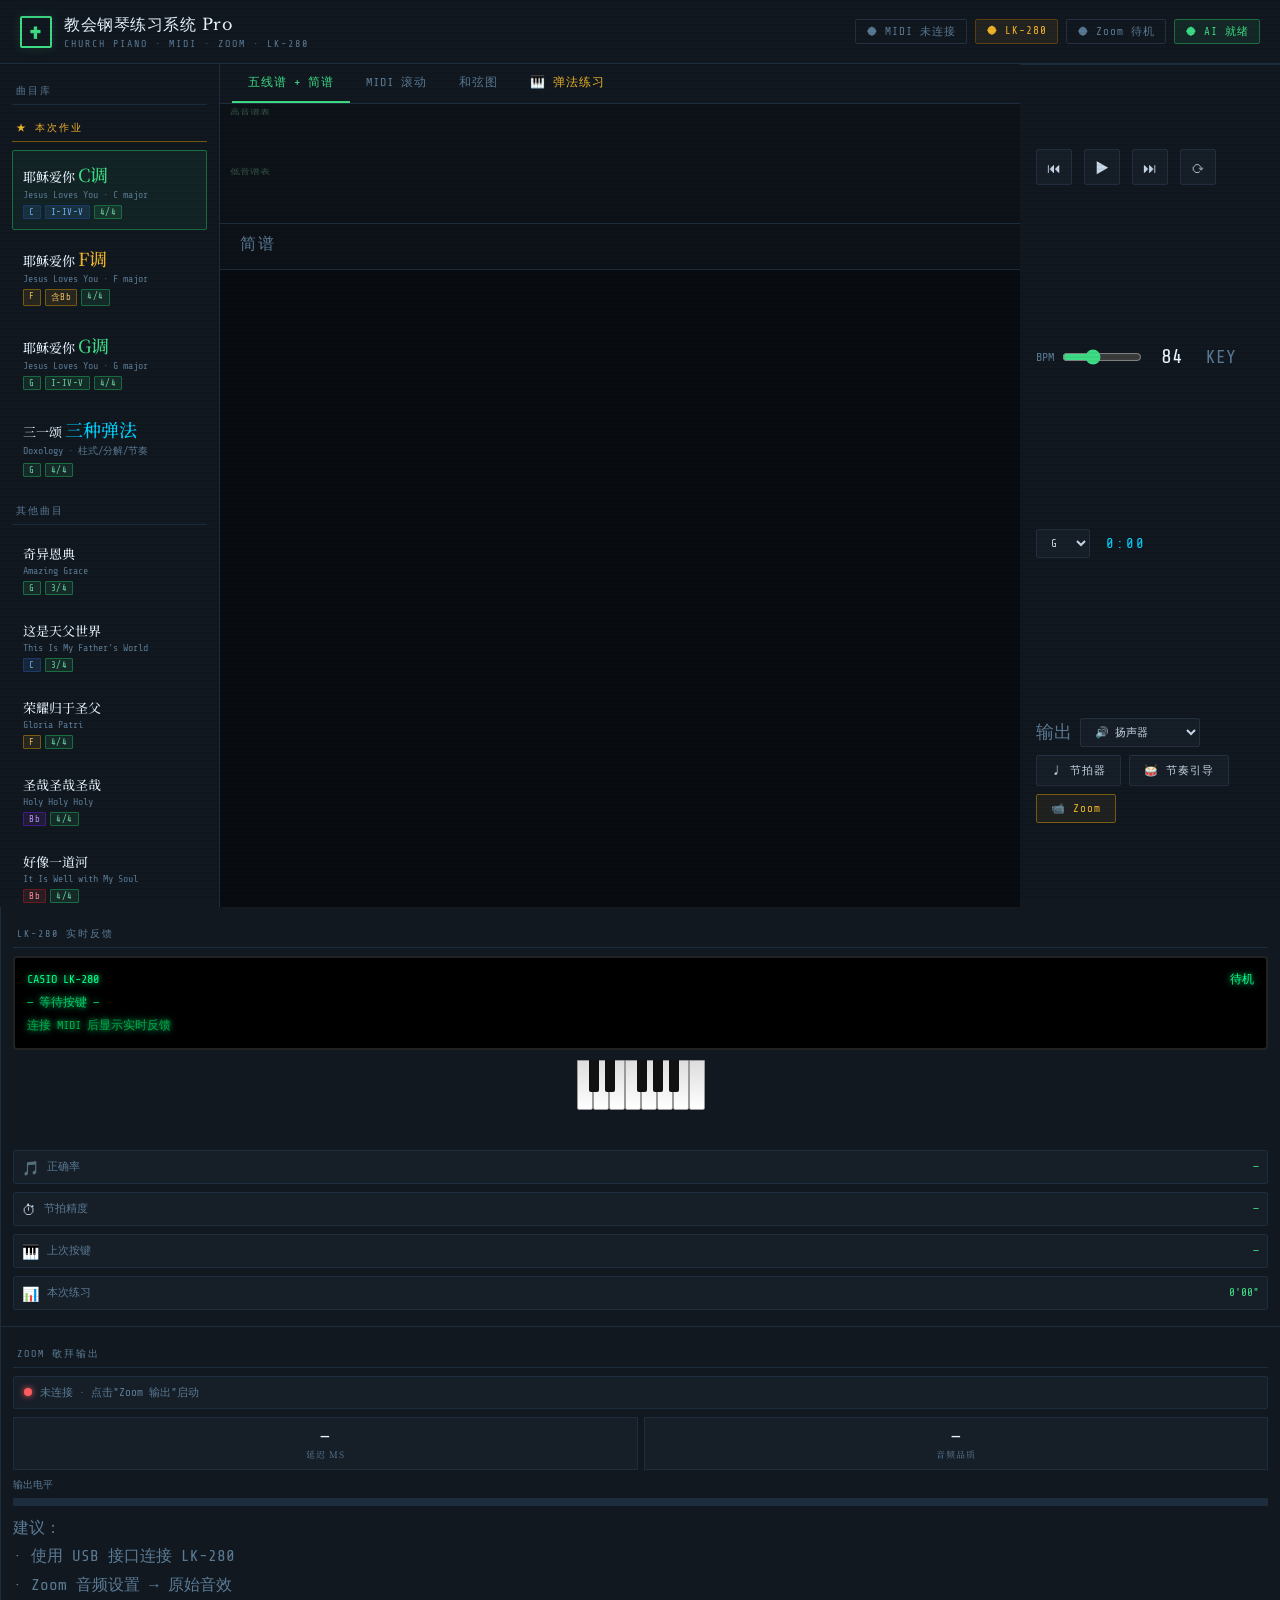
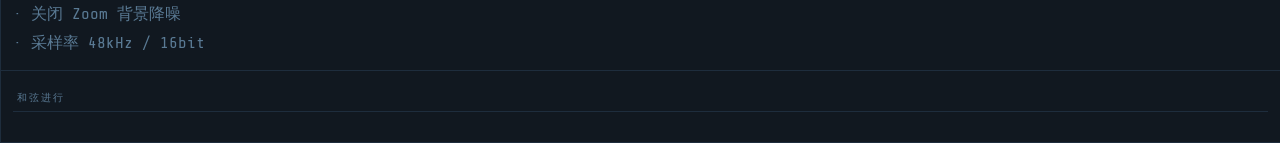
<file: index.html>
<!DOCTYPE html>
<html lang="zh-CN">
<head>
<meta charset="UTF-8">
<meta name="viewport" content="width=device-width, initial-scale=1.0">
<title>教会钢琴练习系统 Pro</title>
<link href="https://fonts.googleapis.com/css2?family=Libre+Baskerville:ital,wght@0,400;0,700;1,400&family=Noto+Serif+SC:wght@300;400;500;700&family=Share+Tech+Mono&display=swap" rel="stylesheet">
<link rel="stylesheet" href="css/style.css">
</head>
<body>
<!-- HEADER -->
<div class="header">
  <div class="logo">
    <div class="logo-cross">✝</div>
    <div>
      <div class="logo-text">教会钢琴练习系统 Pro</div>
      <div class="logo-sub">Church Piano · MIDI · Zoom · LK-280</div>
    </div>
  </div>
  <div class="status-pills">
    <div class="pill pill-off" id="pill-midi">⬤ MIDI 未连接</div>
    <div class="pill pill-warn" id="pill-lk">⬤ LK-280</div>
    <div class="pill pill-off" id="pill-zoom">⬤ Zoom 待机</div>
    <div class="pill pill-on">⬤ AI 就绪</div>
  </div>
</div>

<div class="app">

  <!-- LEFT: HYMN LIST -->
  <div class="sidebar-left">
    <div class="section-title">曲目库</div>

    <!-- ★ 作业曲目 -->
    <div class="section-title" style="color:var(--gold);border-color:var(--gold-dim)">★ 本次作业</div>

    <div class="hymn-item active" onclick="loadHymn('jesuslovesC')" id="h-jesuslovesC">
      <div class="h-name">耶稣爱你 <span style="color:var(--green);font-size:18px">C调</span></div>
      <div class="h-en">Jesus Loves You · C major</div>
      <div class="h-tags"><span class="tag tag-C">C</span><span class="tag tag-C">I-IV-V</span><span class="tag tag-G">4/4</span></div>
    </div>
    <div class="hymn-item" onclick="loadHymn('jesuslovesF')" id="h-jesuslovesF">
      <div class="h-name">耶稣爱你 <span style="color:var(--gold);font-size:18px">F调</span></div>
      <div class="h-en">Jesus Loves You · F major</div>
      <div class="h-tags"><span class="tag tag-F">F</span><span class="tag tag-F">含Bb</span><span class="tag tag-G">4/4</span></div>
    </div>
    <div class="hymn-item" onclick="loadHymn('jesuslovesG')" id="h-jesuslovesG">
      <div class="h-name">耶稣爱你 <span style="color:var(--green);font-size:18px">G调</span></div>
      <div class="h-en">Jesus Loves You · G major</div>
      <div class="h-tags"><span class="tag tag-G">G</span><span class="tag tag-G">I-IV-V</span><span class="tag tag-G">4/4</span></div>
    </div>
    <div class="hymn-item" onclick="loadHymn('doxology')" id="h-doxology">
      <div class="h-name">三一颂 <span style="color:var(--accent);font-size:18px">三种弹法</span></div>
      <div class="h-en">Doxology · 柱式/分解/节奏</div>
      <div class="h-tags"><span class="tag tag-G">G</span><span class="tag tag-G">4/4</span></div>
    </div>

    <!-- 弹法切换（仅三一颂显示） -->
    <div id="style-panel" style="display:none;margin:6px 0;padding:8px;background:rgba(0,212,255,0.05);border:1px solid rgba(0,212,255,0.15);border-radius:2px">
      <div style="font-size:16px;color:var(--accent);letter-spacing:1.5px;margin-bottom:6px;font-family:'Share Tech Mono',monospace">弹法选择</div>
      <div style="display:flex;flex-direction:column;gap:4px">
        <div class="style-btn active" onclick="setStyle('block')" id="sb-block"
          style="padding:7px 10px;background:rgba(0,212,255,0.08);border:1px solid rgba(0,212,255,0.3);border-radius:2px;cursor:pointer;font-size:19px;color:var(--accent)">
          ① 柱式　同时按下　庄重
        </div>
        <div class="style-btn" onclick="setStyle('arpeggio')" id="sb-arpeggio"
          style="padding:7px 10px;background:transparent;border:1px solid var(--border2);border-radius:2px;cursor:pointer;font-size:19px;color:var(--text-dim)">
          ② 分解　C→E→G→E　流动
        </div>
        <div class="style-btn" onclick="setStyle('rhythm')" id="sb-rhythm"
          style="padding:7px 10px;background:transparent;border:1px solid var(--border2);border-radius:2px;cursor:pointer;font-size:19px;color:var(--text-dim)">
          ③ 节奏　咚·哒哒　敬拜感
        </div>
      </div>
      <div id="style-hint" style="margin-top:8px;font-size:18px;color:var(--text-dim);font-family:'Share Tech Mono',monospace;line-height:1.7">
        左手：根音单音<br>右手：三音柱式和弦
      </div>
    </div>

    <div class="section-title" style="margin-top:8px">其他曲目</div>
    <div class="hymn-item" onclick="loadHymn('amazing')" id="h-amazing">
      <div class="h-name">奇异恩典</div>
      <div class="h-en">Amazing Grace</div>
      <div class="h-tags"><span class="tag tag-G">G</span><span class="tag tag-G">3/4</span></div>
    </div>
    <div class="hymn-item" onclick="loadHymn('father')" id="h-father">
      <div class="h-name">这是天父世界</div>
      <div class="h-en">This Is My Father's World</div>
      <div class="h-tags"><span class="tag tag-C">C</span><span class="tag tag-G">3/4</span></div>
    </div>
    <div class="hymn-item" onclick="loadHymn('gloria')" id="h-gloria">
      <div class="h-name">荣耀归于圣父</div>
      <div class="h-en">Gloria Patri</div>
      <div class="h-tags"><span class="tag tag-F">F</span><span class="tag tag-G">4/4</span></div>
    </div>
    <div class="hymn-item" onclick="loadHymn('holy')" id="h-holy">
      <div class="h-name">圣哉圣哉圣哉</div>
      <div class="h-en">Holy Holy Holy</div>
      <div class="h-tags"><span class="tag tag-D">Bb</span><span class="tag tag-G">4/4</span></div>
    </div>
    <div class="hymn-item" onclick="loadHymn('itiswell')" id="h-itiswell">
      <div class="h-name">好像一道河</div>
      <div class="h-en">It Is Well with My Soul</div>
      <div class="h-tags"><span class="tag tag-Bb">Bb</span><span class="tag tag-G">4/4</span></div>
    </div>
    <div class="hymn-item" onclick="loadHymn('joyful')" id="h-joyful">
      <div class="h-name">喜乐颂</div>
      <div class="h-en">Joyful Joyful</div>
      <div class="h-tags"><span class="tag tag-D">D</span><span class="tag tag-G">4/4</span></div>
    </div>

    <div class="section-title" style="margin-top:12px">练习模式</div>
    <select class="key-sel" style="width:100%;margin-bottom:6px" id="mode-sel" onchange="setMode(this.value)">
      <option value="accomp">伴奏织体</option>
      <option value="chord">和弦进行</option>
      <option value="rh">右手旋律</option>
      <option value="lh">左手伴奏</option>
      <option value="both">双手合并</option>
      <option value="transpose">移调训练</option>
    </select>

    <div class="section-title" style="margin-top:12px">AI 辅导</div>
    <div class="ai-chat" id="ai-chat">
      <div class="ai-msg ai-msg-ai fade-up">选择曲目后，我可以帮你分析和弦、织体、移调方法。</div>
    </div>
    <div class="ai-input-row">
      <input class="ai-inp" id="ai-inp" placeholder="问题…" onkeydown="if(event.key==='Enter')sendAI()">
      <button class="btn btn-green" onclick="sendAI()">问</button>
    </div>
  </div>

  <!-- CENTER: MAIN SCORE -->
  <div class="main">

    <!-- TABS -->
    <div class="tab-bar">
      <div class="tab active" onclick="switchTab('score')">五线谱 + 简谱</div>
      <div class="tab" onclick="switchTab('midi')">MIDI 滚动</div>
      <div class="tab" onclick="switchTab('chord')">和弦图</div>
      <div class="tab" onclick="switchTab('practice')" id="tab-btn-practice" style="color:var(--gold)">🎹 弹法练习</div>
    </div>

    <!-- TAB: SCORE -->
    <div class="tab-content active" id="tab-score">
      <!-- Staff canvas -->
      <canvas id="staff-canvas" height="160"></canvas>

      <!-- Jianpu scroll -->
      <div class="jianpu-wrap">
        <div style="font-family:'Share Tech Mono',monospace;font-size:16px;color:var(--text-dim);letter-spacing:1.5px;margin-bottom:6px">简谱</div>
        <div class="jianpu-row" id="jianpu-row"></div>
      </div>

      <!-- Chord overlay + MIDI piano roll -->
      <div class="midi-scroll-wrap">
        <canvas id="piano-roll-canvas"></canvas>
        <div class="chord-overlay" id="chord-overlay"></div>
      </div>
    </div>

    <!-- TAB: MIDI -->
    <div class="tab-content" id="tab-midi">
      <div style="padding:20px;flex:1;display:flex;flex-direction:column;gap:12px">
        <div style="font-family:'Share Tech Mono',monospace;font-size:18px;color:var(--text-dim);letter-spacing:2px">MIDI 设备</div>
        <div id="midi-device-list" style="display:flex;flex-direction:column;gap:6px">
          <div style="font-size:19px;color:var(--text-dim);font-style:italic">正在扫描 MIDI 设备…</div>
        </div>
        <div style="font-family:'Share Tech Mono',monospace;font-size:16px;color:var(--text-dim);letter-spacing:2px;margin-top:4px">MIDI 输出设备</div>
        <div id="midi-out-device-list" style="display:flex;flex-direction:column;gap:6px">
          <div style="font-size:19px;color:var(--text-dim);font-style:italic">未连接</div>
        </div>
        <div style="margin-top:8px;display:flex;gap:8px;flex-wrap:wrap">
          <button class="btn btn-green" onclick="requestMIDI()">🎹 连接 MIDI / LK-280</button>
          <button class="btn" onclick="testMIDIOut()">▶ 测试输出音</button>
        </div>
        <div style="font-family:'Share Tech Mono',monospace;font-size:16px;color:var(--text-dim);margin-top:8px;line-height:1.8">
          输入（IN）：接收你弹的音 → 做对比反馈<br>
          输出（OUT）：播放时发音给 LK-280<br>
          m148USB：DIN MIDI OUT → LK-280 MIDI IN
        </div>
        <div style="margin-top:16px;font-family:'Share Tech Mono',monospace;font-size:16px;color:var(--text-dim);letter-spacing:2px">MIDI LOG</div>
        <div id="midi-log" style="background:#080c10;border:1px solid var(--border);padding:10px;font-family:'Share Tech Mono',monospace;font-size:18px;color:#4a7a4a;height:200px;overflow-y:auto;line-height:1.8"></div>
      </div>
    </div>

    <!-- TAB: CHORD -->
    <div class="tab-content" id="tab-chord">
      <div style="padding:20px;flex:1">
        <div id="chord-detail-area" style="display:grid;grid-template-columns:repeat(auto-fill,minmax(140px,1fr));gap:12px"></div>
      </div>
    </div>

    <!-- TAB: 弹法练习 ★ -->
    <div class="tab-content" id="tab-practice">
      <div style="display:flex;flex-direction:column;height:100%;overflow:hidden">

        <!-- 第一行：和弦大字 + 弹法 + 播放 -->
        <div style="display:flex;align-items:center;gap:16px;padding:10px 16px;background:var(--surface);border-bottom:1px solid var(--border);flex-shrink:0;flex-wrap:wrap">

          <!-- 和弦 + 音符 -->
          <div style="display:flex;align-items:baseline;gap:12px;min-width:180px">
            <div id="prac-chord" style="font-family:'Libre Baskerville',serif;font-size:128px;font-weight:700;color:#f0b429;line-height:1;text-shadow:0 0 20px rgba(240,180,41,0.3)">C</div>
            <div>
              <div id="prac-fn"    style="font-family:'Share Tech Mono',monospace;font-size:24px;color:#5a7a94">I 级 · 主和弦</div>
              <div id="prac-notes" style="font-family:'Share Tech Mono',monospace;font-size:26px;color:#3ddc84;margin-top:4px">C – E – G</div>
            </div>
          </div>

          <!-- 分隔 -->
          <div style="width:1px;height:50px;background:var(--border);flex-shrink:0"></div>

          <!-- 弹法切换 -->
          <div style="display:flex;flex-direction:column;gap:5px">
            <div style="font-family:'Share Tech Mono',monospace;font-size:18px;color:var(--text-dim);letter-spacing:2px">弹法选择</div>
            <div style="display:flex;gap:6px">
              <button onclick="setPracStyle('block')"    id="psb-block"    class="psb active-psb">① 柱式</button>
              <button onclick="setPracStyle('arpeggio')" id="psb-arpeggio" class="psb">② 分解</button>
              <button onclick="setPracStyle('rhythm')"   id="psb-rhythm"   class="psb">③ 节奏</button>
            </div>
          </div>

          <!-- 分隔 -->
          <div style="width:1px;height:50px;background:var(--border);flex-shrink:0"></div>

          <!-- 节奏脉冲圆 -->
          <div style="display:flex;gap:6px;align-items:center">
            <div id="pb1" class="pulse-dot big-dot">咚</div>
            <div id="pb2" class="pulse-dot">哒</div>
            <div id="pb3" class="pulse-dot">哒</div>
            <div id="pb4" class="pulse-dot">哒</div>
          </div>

          <!-- 分隔 -->
          <div style="width:1px;height:50px;background:var(--border);flex-shrink:0"></div>

          <!-- 拍格 -->
          <div id="prac-beat-cells" style="display:flex;gap:6px;align-items:center"></div>

          <!-- 手型提示 -->
          <div id="prac-hint" style="font-family:'Share Tech Mono',monospace;font-size:18px;color:#5a7a94;line-height:1.7;white-space:pre;margin-left:auto"></div>
        </div>

        <!-- 第二行：和弦进行条 + 播放按钮 -->
        <div style="display:flex;align-items:center;gap:8px;padding:8px 16px;background:#080c10;border-bottom:1px solid var(--border);flex-shrink:0;overflow-x:auto">
          <span style="font-family:'Share Tech Mono',monospace;font-size:19px;color:var(--text-dim);letter-spacing:2px;white-space:nowrap">和弦进行</span>
          <div id="prac-chord-row" style="display:flex;gap:8px;flex:1;flex-wrap:wrap"></div>
          <div style="display:flex;gap:6px;flex-shrink:0">
            <button onclick="togglePracPlay()" id="prac-play-btn" class="btn btn-green" style="font-size:22px;padding:8px 20px">▶ 开始</button>
            <button onclick="stopPracPlay()"   class="btn"         style="font-size:22px;padding:8px 16px">◼ 停止</button>
            <button onclick="loopChords()"     class="btn btn-gold" id="prac-loop-btn" style="font-size:22px;padding:8px 16px">⟳ 循环</button>
          </div>
        </div>

        <!-- 底部：61键盘撑满剩余空间 -->
        <div style="flex:1;min-height:140px;height:140px;display:flex;flex-direction:column;justify-content:flex-start;align-items:flex-start;padding:12px;background:#060a0f;overflow:auto">

          <div style="font-family:'Share Tech Mono',monospace;font-size:18px;color:var(--text-dim);letter-spacing:2px;margin-bottom:10px;width:100%;text-align:center">
            LK-280 · 61键 &nbsp;·&nbsp;
            <span style="color:#4a9eff">█ 蓝=左手根音</span> &nbsp;
            <span style="color:#f0b429">█ 金=右手根音</span> &nbsp;
            <span style="color:#3ddc84">█ 绿=和弦音</span>
          </div>

          <!-- 61键盘 iframe srcdoc (内嵌，无需外部文件) -->
          <div style="width:100%;overflow-x:auto;overflow-y:hidden;padding-bottom:4px;">
            <iframe id="kb61-frame" src="kb61.html"
              style="display:block;width:1490px;height:118px;border:none;background:#060a0f;"
              scrolling="no"></iframe>
          </div>
          </div>

          <!-- 键盘标注 -->
          <div style="margin-top:10px;font-family:'Share Tech Mono',monospace;font-size:18px;color:var(--text-dim);text-align:center;width:100%" id="kb61-label"></div>
        </div>

      </div>
    </div>

    <!-- TRANSPORT -->
    <div class="transport">
      <div class="transport-btn" onclick="skipBack()" title="回到开头">⏮</div>
      <div class="transport-btn" id="btn-play" onclick="togglePlay()">▶</div>
      <div class="transport-btn" onclick="skipFwd()" title="前进一小节">⏭</div>
      <div class="transport-btn" onclick="toggleLoop()" id="btn-loop" title="循环">⟳</div>

      <div class="bpm-control">
        <span>BPM</span>
        <input type="range" min="40" max="160" value="84" id="bpm-range"
          oninput="setBPM(+this.value)">
        <span class="bpm-val" id="bpm-display">84</span>
      </div>

      <span style="font-size:18px;color:var(--text-dim);font-family:'Share Tech Mono',monospace">KEY</span>
      <select class="key-sel" id="key-sel" onchange="transposeKey(this.value)">
        <option value="G">G</option>
        <option value="C">C</option>
        <option value="F">F</option>
        <option value="D">D</option>
        <option value="Bb">Bb</option>
        <option value="Eb">Eb</option>
        <option value="Am">Am</option>
      </select>

      <div class="time-display" id="time-display">0:00</div>

      <div style="margin-left:auto;display:flex;align-items:center;gap:8px;flex-wrap:wrap">
        <span style="font-size:18px;color:var(--text-dim);font-family:'Share Tech Mono',monospace">输出</span>
        <select class="key-sel" id="output-mode" onchange="setOutputMode(this.value)" style="min-width:120px">
          <option value="webaudio">🔊 扬声器</option>
          <option value="midi">🎹 MIDI设备</option>
          <option value="both">🔊+🎹 两者</option>
        </select>
        <select class="key-sel" id="midi-out-sel" style="min-width:140px;display:none">
          <option value="">— 选择输出设备 —</option>
        </select>
        <button class="btn" onclick="toggleMetronome()" id="btn-metro">♩ 节拍器</button>
        <button class="btn" onclick="toggleRhythmGuide()" id="btn-rhythm" title="咚·哒哒节奏引导音">🥁 节奏引导</button>
        <button class="btn btn-gold" onclick="zoomToggle()">📹 Zoom</button>
      </div>
    </div>
  </div>

  <!-- RIGHT SIDEBAR -->
  <div class="sidebar-right">

    <!-- LK-280 -->
    <div class="right-section">
      <div class="section-title">LK-280 实时反馈</div>
      <div class="lk-display" id="lk-display">
        <div class="lk-row"><span>CASIO LK-280</span><span id="lk-status">待机</span></div>
        <div style="margin-top:4px;color:#00cc66" id="lk-note">— 等待按键 —</div>
        <div style="margin-top:4px;color:#00aa44" id="lk-feedback">连接 MIDI 后显示实时反馈</div>
      </div>

      <!-- Mini keyboard -->
      <div class="mini-keyboard" id="mini-kbd"></div>

      <div style="margin-top:40px;display:flex;flex-direction:column;gap:4px">
        <div class="feedback-item">
          <span class="fb-icon">🎵</span>
          <span class="fb-label">正确率</span>
          <span class="fb-val" id="fb-acc">—</span>
        </div>
        <div class="feedback-item">
          <span class="fb-icon">⏱</span>
          <span class="fb-label">节拍精度</span>
          <span class="fb-val" id="fb-timing">—</span>
        </div>
        <div class="feedback-item">
          <span class="fb-icon">🎹</span>
          <span class="fb-label">上次按键</span>
          <span class="fb-val" id="fb-last">—</span>
        </div>
        <div class="feedback-item">
          <span class="fb-icon">📊</span>
          <span class="fb-label">本次练习</span>
          <span class="fb-val" id="fb-session">0'00"</span>
        </div>
      </div>
    </div>

    <!-- ZOOM -->
    <div class="right-section">
      <div class="section-title">Zoom 敬拜输出</div>
      <div class="zoom-status">
        <div class="zoom-dot" id="zoom-dot"></div>
        <span class="zoom-label" id="zoom-label">未连接 · 点击"Zoom 输出"启动</span>
      </div>
      <div class="zoom-quality-row">
        <div class="q-card"><div class="q-val" id="z-latency">—</div><div class="q-lbl">延迟 ms</div></div>
        <div class="q-card"><div class="q-val" id="z-quality">—</div><div class="q-lbl">音频品质</div></div>
      </div>
      <div class="vumeter-label">输出电平</div>
      <div class="vumeter"><div class="vumeter-fill" id="vu-fill" style="width:0%"></div></div>
      <div style="font-size:16px;color:var(--text-dim);font-family:'Share Tech Mono',monospace;line-height:1.8;margin-top:8px">
        建议：<br>
        · 使用 USB 接口连接 LK-280<br>
        · Zoom 音频设置 → 原始音效<br>
        · 关闭 Zoom 背景降噪<br>
        · 采样率 48kHz / 16bit
      </div>
    </div>

    <!-- CHORD PROGRESSION -->
    <div class="right-section">
      <div class="section-title">和弦进行</div>
      <div class="chord-prog" id="chord-prog"></div>
      <div style="margin-top:10px;font-size:18px;color:var(--text-dim);font-family:'Share Tech Mono',monospace;line-height:1.8" id="chord-analysis"></div>
    </div>

  </div>

</div><!-- end .app -->

<script src="js/hymns.js"></script>
<script src="js/player.js"></script>
<script src="js/midi.js"></script>
<script src="js/score.js"></script>
<script src="js/keyboard.js"></script>
<script src="js/practice.js"></script>
<script src="js/ai.js"></script>
<script src="js/app.js"></script>
</body>
</html>
</file>
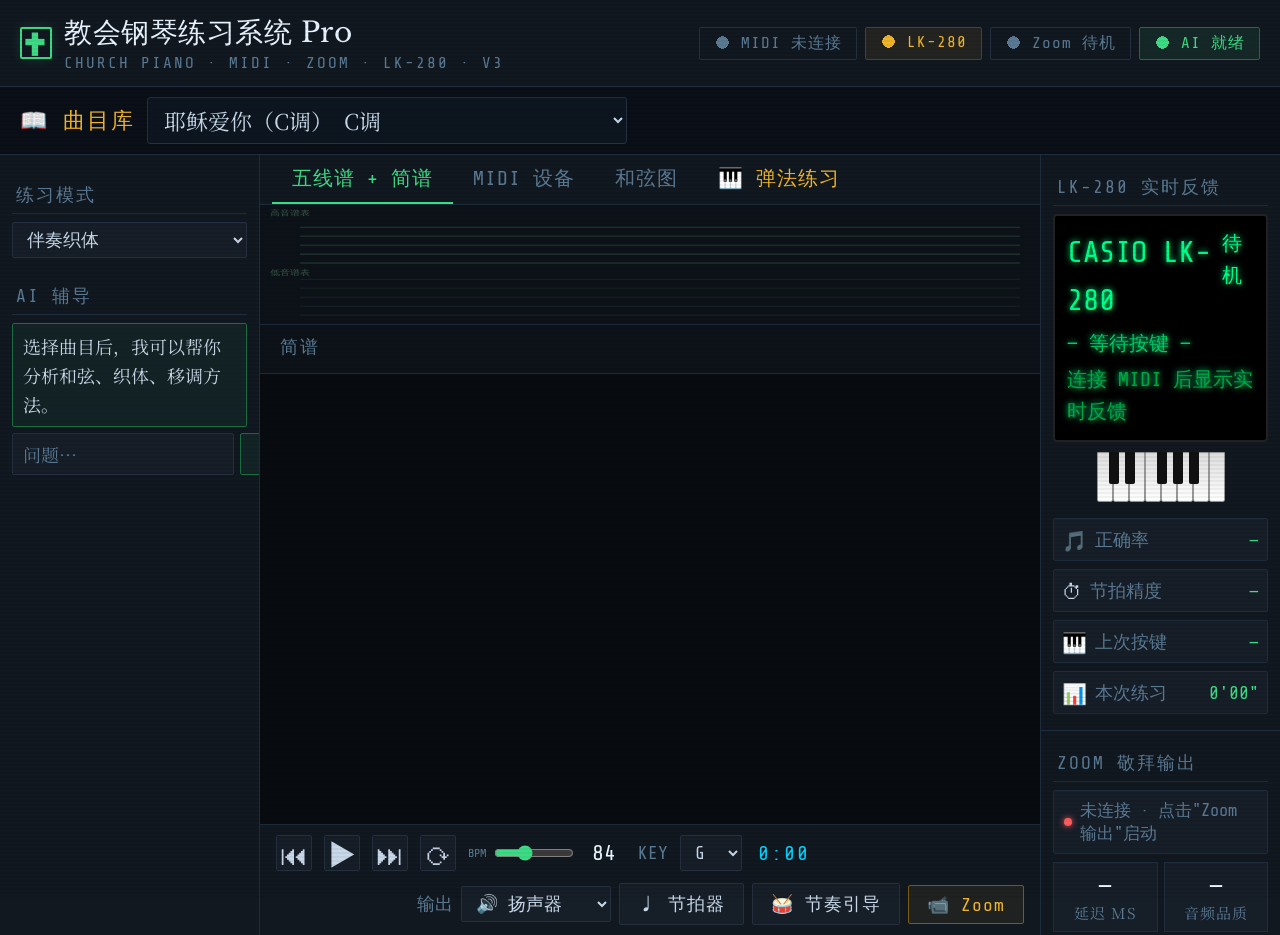
<file: claude/index.html>
<!DOCTYPE html>
<html lang="zh-CN">
<head>
<meta charset="UTF-8">
<meta name="viewport" content="width=device-width, initial-scale=1.0">
<title>教会钢琴练习系统 Pro · v3</title>
<link href="https://fonts.googleapis.com/css2?family=Libre+Baskerville:ital,wght@0,400;0,700;1,400&family=Noto+Serif+SC:wght@300;400;500;700&family=Share+Tech+Mono&display=swap" rel="stylesheet">
<link rel="stylesheet" href="css/style.css">
<style>
/* ── 指法显示 ─────────────────────────────── */
.finger-key {
  display: flex;
  flex-direction: column;
  align-items: center;
  gap: 6px;
  width: 52px;
}
.finger-num {
  width: 44px; height: 44px;
  border-radius: 50%;
  border: 2px solid #1e3a2a;
  background: #0a1810;
  display: flex; align-items: center; justify-content: center;
  font-family: 'Share Tech Mono', monospace;
  font-size: 22px;
  color: #2a5a3a;
  transition: all 0.15s;
}
.finger-note {
  font-family: 'Libre Baskerville', serif;
  font-size: 18px;
  color: #3a5a4a;
  text-align: center;
  min-height: 24px;
  transition: all 0.15s;
}
.finger-key.active .finger-num {
  border-color: #3ddc84;
  background: rgba(61,220,132,0.18);
  color: #3ddc84;
  box-shadow: 0 0 12px rgba(61,220,132,0.4);
  transform: scale(1.15);
}
.finger-key.active .finger-note { color: #3ddc84; }
.finger-key.lh-active .finger-num {
  border-color: #4a9eff;
  background: rgba(74,158,255,0.18);
  color: #4a9eff;
  box-shadow: 0 0 12px rgba(74,158,255,0.4);
  transform: scale(1.15);
}
.finger-key.lh-active .finger-note { color: #4a9eff; }
.finger-key.root-active .finger-num {
  border-color: #f0b429;
  background: rgba(240,180,41,0.18);
  color: #f0b429;
  box-shadow: 0 0 12px rgba(240,180,41,0.4);
  transform: scale(1.2);
}
.finger-key.root-active .finger-note { color: #f0b429; }

/* ── 全局字体放大 ─────────────────────────────── */
body { font-size: 18px; }

.logo-text    { font-size: 28px !important; }
.logo-sub     { font-size: 16px !important; }
.pill         { font-size: 16px !important; padding: 5px 14px !important; }
.section-title{ font-size: 18px !important; }
.tab          { font-size: 20px !important; padding: 10px 20px !important; }
.transport-btn{ font-size: 28px !important; }
.bpm-val      { font-size: 22px !important; }
.key-sel      { font-size: 18px !important; }
.btn          { font-size: 18px !important; }
.ai-msg       { font-size: 18px !important; }
.ai-inp       { font-size: 18px !important; }
.feedback-item{ font-size: 18px !important; }
.fb-label     { font-size: 18px !important; }
.fb-val       { font-size: 18px !important; }
.fb-icon      { font-size: 20px !important; }
.zoom-label   { font-size: 17px !important; }
.q-val        { font-size: 26px !important; }
.q-lbl        { font-size: 15px !important; }
.vumeter-label{ font-size: 16px !important; }
.lk-display   { font-size: 18px !important; }
.chord-prog   { font-size: 20px !important; }
#chord-analysis{ font-size: 17px !important; }
.jianpu-num   { font-size: 22px !important; }
.time-display { font-size: 20px !important; }
#mode-sel     { font-size: 18px !important; }
.h-name       { font-size: 20px !important; }
.h-en         { font-size: 16px !important; }
.hymn-topbar-label { font-size: 22px !important; }
#hymn-select-top   { font-size: 22px !important; }
.style-btn    { font-size: 20px !important; }
#style-hint   { font-size: 18px !important; }
#prac-fn      { font-size: 26px !important; }
#prac-notes   { font-size: 28px !important; }
.psb          { font-size: 20px !important; padding: 8px 16px !important; }
#prac-hint    { font-size: 18px !important; }
#midi-log     { font-size: 17px !important; }
.hymn-topbar {
  display: flex;
  align-items: center;
  gap: 12px;
  padding: 10px 20px;
  background: #0a0f18;
  border-bottom: 1px solid var(--border);
  flex-wrap: wrap;
}
.hymn-topbar-label {
  font-family: 'Share Tech Mono', monospace;
  font-size: 20px;
  color: var(--gold);
  letter-spacing: 2px;
  white-space: nowrap;
}
#hymn-select-top {
  flex: 1;
  min-width: 220px;
  max-width: 480px;
  font-size: 22px;
  font-family: 'Noto Serif SC', serif;
  padding: 6px 12px;
  background: #0d1520;
  color: var(--text);
  border: 1px solid var(--border2);
  border-radius: 3px;
  cursor: pointer;
}
#hymn-select-top optgroup {
  font-size: 18px;
  color: var(--gold);
}
#hymn-select-top option {
  font-size: 20px;
  color: var(--text);
  background: #0d1520;
}

/* ── 三一颂弹法面板（在曲库栏内展开） ──────── */
#style-panel {
  margin-left: 8px;
  padding: 8px 12px;
  background: rgba(0,212,255,0.05);
  border: 1px solid rgba(0,212,255,0.15);
  border-radius: 3px;
  display: none;
}
.style-btn {
  padding: 7px 14px;
  border-radius: 2px;
  cursor: pointer;
  font-size: 20px;
  font-family: 'Share Tech Mono', monospace;
  transition: all .15s;
}
#style-hint {
  font-family: 'Share Tech Mono', monospace;
  font-size: 18px;
  color: var(--text-dim);
  line-height: 1.7;
  margin-top: 6px;
  white-space: pre-wrap;
}

/* ── 主体：取消左侧曲目侧边栏，侧边栏只留AI和右侧信息 ── */
.app {
  display: grid;
  grid-template-columns: 260px 1fr 240px;
  gap: 0;
  height: calc(100vh - 120px); /* header + topbar */
  overflow: hidden;
}

/* 左侧栏：只保留AI辅导 + 练习模式 */
.sidebar-left {
  overflow-y: auto;
}

/* 字体放大：全局正文 */
body {
  font-size: 20px;
}
.h-name    { font-size: 22px; }
.h-en      { font-size: 18px; }
.section-title { font-size: 20px; }
.transport-btn { font-size: 26px; }
.bpm-val   { font-size: 22px; }
.tab       { font-size: 21px; padding: 10px 18px; }
.ai-msg    { font-size: 20px; }
.ai-inp    { font-size: 20px; }
.btn       { font-size: 20px; }
</style>
</head>
<body>

<!-- ══ HEADER ════════════════════════════════════════ -->
<div class="header">
  <div class="logo">
    <div class="logo-cross">✝</div>
    <div>
      <div class="logo-text">教会钢琴练习系统 Pro</div>
      <div class="logo-sub">Church Piano · MIDI · Zoom · LK-280 · v3</div>
    </div>
  </div>
  <div class="status-pills">
    <div class="pill pill-off" id="pill-midi">⬤ MIDI 未连接</div>
    <div class="pill pill-warn" id="pill-lk">⬤ LK-280</div>
    <div class="pill pill-off" id="pill-zoom">⬤ Zoom 待机</div>
    <div class="pill pill-on">⬤ AI 就绪</div>
  </div>
</div>

<!-- ══ 顶部曲库下拉栏 ════════════════════════════════ -->
<div class="hymn-topbar">
  <span class="hymn-topbar-label">📖 曲目库</span>

  <select id="hymn-select-top" onchange="loadHymn(this.value)">
    <optgroup label="★ 本次作业">
      <option value="jesuslovesC">耶稣爱你（C调）　C调</option>
      <option value="jesuslovesF">耶稣爱你（F调）　F调</option>
      <option value="jesuslovesG">耶稣爱你（G调）　G调</option>
      <option value="doxology">三一颂 Doxology　G调</option>
    </optgroup>
    <optgroup label="其他曲目">
      <option value="amazing">奇异恩典　G调</option>
      <option value="father">这是天父世界　C调</option>
      <option value="gloria">荣耀归于圣父　F调</option>
      <option value="holy">圣哉圣哉圣哉　Bb调</option>
      <option value="itiswell">好像一道河　Bb调</option>
      <option value="joyful">喜乐颂　D调</option>
    </optgroup>
  </select>

  <!-- 三一颂弹法面板（加载三一颂时自动显示） -->
  <div id="style-panel">
    <div style="font-size:18px;color:var(--accent);letter-spacing:1.5px;margin-bottom:6px;font-family:'Share Tech Mono',monospace">弹法选择</div>
    <div style="display:flex;gap:6px;flex-wrap:wrap">
      <div class="style-btn" onclick="setStyle('block')" id="sb-block"
           style="background:rgba(0,212,255,0.08);border:1px solid rgba(0,212,255,0.3);color:var(--accent)">
        ① 柱式　庄重
      </div>
      <div class="style-btn" onclick="setStyle('arpeggio')" id="sb-arpeggio"
           style="background:transparent;border:1px solid var(--border2);color:var(--text-dim)">
        ② 分解　流动
      </div>
      <div class="style-btn" onclick="setStyle('rhythm')" id="sb-rhythm"
           style="background:transparent;border:1px solid var(--border2);color:var(--text-dim)">
        ③ 节奏　敬拜感
      </div>
    </div>
    <div id="style-hint">左手：根音单音<br>右手：三音柱式和弦</div>
  </div>
</div>

<!-- ══ APP 主体 ═══════════════════════════════════════ -->
<div class="app">

  <!-- ── 左侧栏：练习模式 + AI 辅导 ─────────────── -->
  <div class="sidebar-left">

    <div class="section-title" style="margin-top:8px">练习模式</div>
    <select class="key-sel" style="width:100%;margin-bottom:6px;font-size:20px" id="mode-sel" onchange="setMode(this.value)">
      <option value="accomp">伴奏织体</option>
      <option value="chord">和弦进行</option>
      <option value="rh">右手旋律</option>
      <option value="lh">左手伴奏</option>
      <option value="both">双手合并</option>
      <option value="transpose">移调训练</option>
    </select>

    <div class="section-title" style="margin-top:12px">AI 辅导</div>
    <div class="ai-chat" id="ai-chat">
      <div class="ai-msg ai-msg-ai fade-up">选择曲目后，我可以帮你分析和弦、织体、移调方法。</div>
    </div>
    <div class="ai-input-row">
      <input class="ai-inp" id="ai-inp" placeholder="问题…" onkeydown="if(event.key==='Enter')sendAI()">
      <button class="btn btn-green" onclick="sendAI()">问</button>
    </div>
  </div>

  <!-- ── 中央主区 ──────────────────────────────── -->
  <div class="main">

    <!-- TABS -->
    <div class="tab-bar">
      <div class="tab active" onclick="switchTab('score')">五线谱 + 简谱</div>
      <div class="tab" onclick="switchTab('midi')">MIDI 设备</div>
      <div class="tab" onclick="switchTab('chord')">和弦图</div>
      <div class="tab" onclick="switchTab('practice')" style="color:var(--gold)">🎹 弹法练习</div>
    </div>

    <!-- TAB：五线谱 + 简谱 -->
    <div class="tab-content active" id="tab-score">
      <canvas id="staff-canvas" height="160"></canvas>
      <div class="jianpu-wrap">
        <div style="font-family:'Share Tech Mono',monospace;font-size:18px;color:var(--text-dim);letter-spacing:1.5px;margin-bottom:6px">简谱</div>
        <div class="jianpu-row" id="jianpu-row"></div>
      </div>
      <div class="midi-scroll-wrap">
        <canvas id="piano-roll-canvas"></canvas>
        <div class="chord-overlay" id="chord-overlay"></div>
      </div>
    </div>

    <!-- TAB：MIDI -->
    <div class="tab-content" id="tab-midi">
      <div style="padding:20px;flex:1;display:flex;flex-direction:column;gap:12px">
        <div style="font-family:'Share Tech Mono',monospace;font-size:20px;color:var(--text-dim);letter-spacing:2px">MIDI 设备</div>
        <div id="midi-device-list" style="display:flex;flex-direction:column;gap:6px">
          <div style="font-size:20px;color:var(--text-dim);font-style:italic">正在扫描 MIDI 设备…</div>
        </div>
        <div style="font-family:'Share Tech Mono',monospace;font-size:18px;color:var(--text-dim);letter-spacing:2px;margin-top:4px">MIDI 输出设备</div>
        <div id="midi-out-device-list" style="display:flex;flex-direction:column;gap:6px">
          <div style="font-size:20px;color:var(--text-dim);font-style:italic">未连接</div>
        </div>
        <div style="margin-top:8px;display:flex;gap:8px;flex-wrap:wrap">
          <button class="btn btn-green" onclick="requestMIDI()">🎹 连接 MIDI / LK-280</button>
          <button class="btn" onclick="testMIDIOut()">▶ 测试输出音</button>
        </div>
        <div style="font-family:'Share Tech Mono',monospace;font-size:18px;color:var(--text-dim);margin-top:8px;line-height:1.8">
          输入（IN）：接收你弹的音 → 做对比反馈<br>
          输出（OUT）：播放时发音给 LK-280<br>
          m148USB：DIN MIDI OUT → LK-280 MIDI IN
        </div>
        <div style="margin-top:16px;font-family:'Share Tech Mono',monospace;font-size:18px;color:var(--text-dim);letter-spacing:2px">MIDI LOG</div>
        <div id="midi-log" style="background:#080c10;border:1px solid var(--border);padding:10px;font-family:'Share Tech Mono',monospace;font-size:18px;color:#4a7a4a;height:200px;overflow-y:auto;line-height:1.8"></div>
      </div>
    </div>

    <!-- TAB：和弦图 -->
    <div class="tab-content" id="tab-chord">
      <div style="padding:20px;flex:1">
        <div id="chord-detail-area" style="display:grid;grid-template-columns:repeat(auto-fill,minmax(140px,1fr));gap:12px"></div>
      </div>
    </div>

    <!-- TAB：弹法练习 -->
    <div class="tab-content" id="tab-practice">
      <div style="display:flex;flex-direction:column;height:100%;overflow:hidden">

        <!-- 第一行：和弦大字 + 弹法 + 节拍 -->
        <div style="display:flex;align-items:center;gap:16px;padding:10px 16px;background:var(--surface);border-bottom:1px solid var(--border);flex-shrink:0;flex-wrap:wrap">

          <div style="display:flex;align-items:baseline;gap:12px;min-width:180px">
            <div id="prac-chord" style="font-family:'Libre Baskerville',serif;font-size:128px;font-weight:700;color:#f0b429;line-height:1;text-shadow:0 0 20px rgba(240,180,41,0.3)">C</div>
            <div>
              <div id="prac-fn"    style="font-family:'Share Tech Mono',monospace;font-size:24px;color:#5a7a94">I 级 · 主和弦</div>
              <div id="prac-notes" style="font-family:'Share Tech Mono',monospace;font-size:26px;color:#3ddc84;margin-top:4px">C – E – G</div>
            </div>
          </div>

          <div style="width:1px;height:50px;background:var(--border);flex-shrink:0"></div>

          <div style="display:flex;flex-direction:column;gap:5px">
            <div style="font-family:'Share Tech Mono',monospace;font-size:18px;color:var(--text-dim);letter-spacing:2px">弹法选择</div>
            <div style="display:flex;gap:6px">
              <button onclick="setPracStyle('block')"    id="psb-block"    class="psb active-psb">① 柱式</button>
              <button onclick="setPracStyle('arpeggio')" id="psb-arpeggio" class="psb">② 分解</button>
              <button onclick="setPracStyle('rhythm')"   id="psb-rhythm"   class="psb">③ 节奏</button>
            </div>
          </div>

          <div style="width:1px;height:50px;background:var(--border);flex-shrink:0"></div>

          <div style="display:flex;gap:6px;align-items:center">
            <div id="pb1" class="pulse-dot big-dot">咚</div>
            <div id="pb2" class="pulse-dot">哒</div>
            <div id="pb3" class="pulse-dot">哒</div>
            <div id="pb4" class="pulse-dot">哒</div>
          </div>

          <div style="width:1px;height:50px;background:var(--border);flex-shrink:0"></div>

          <div id="prac-beat-cells" style="display:flex;gap:6px;align-items:center"></div>

          <div id="prac-hint" style="font-family:'Share Tech Mono',monospace;font-size:18px;color:#5a7a94;line-height:1.7;white-space:pre;margin-left:auto"></div>
        </div>

        <!-- 第二行：和弦进行条 + 播放按钮 -->
        <div style="display:flex;align-items:center;gap:8px;padding:8px 16px;background:#080c10;border-bottom:1px solid var(--border);flex-shrink:0;overflow-x:auto">
          <span style="font-family:'Share Tech Mono',monospace;font-size:19px;color:var(--text-dim);letter-spacing:2px;white-space:nowrap">和弦进行</span>
          <div id="prac-chord-row" style="display:flex;gap:8px;flex:1;flex-wrap:wrap"></div>
          <div style="display:flex;gap:6px;flex-shrink:0">
            <button onclick="togglePracPlay()" id="prac-play-btn" class="btn btn-green" style="font-size:22px;padding:8px 20px">▶ 开始</button>
            <button onclick="stopPracPlay()"   class="btn"         style="font-size:22px;padding:8px 16px">◼ 停止</button>
            <button onclick="loopChords()"     class="btn btn-gold" id="prac-loop-btn" style="font-size:22px;padding:8px 16px">⟳ 循环</button>
          </div>
        </div>

        <!-- 指法显示区 -->
        <div id="fingering-panel" style="padding:12px 20px;background:#080d14;border-bottom:1px solid #1e2d3d;flex-shrink:0">
          <div style="display:flex;justify-content:space-around;align-items:flex-start;gap:20px;max-width:700px;margin:0 auto">

            <!-- 左手 -->
            <div style="display:flex;flex-direction:column;align-items:center;gap:10px">
              <div style="font-family:'Share Tech Mono',monospace;font-size:18px;color:#5a7a94;letter-spacing:2px">左手 L</div>
              <div style="display:flex;gap:10px;align-items:flex-end">
                <div class="finger-key" id="lf-5" style="flex-direction:column-reverse">
                  <div class="finger-num">5</div>
                  <div class="finger-note" id="lf-5-note">—</div>
                </div>
                <div class="finger-key" id="lf-4">
                  <div class="finger-num">4</div>
                  <div class="finger-note" id="lf-4-note">—</div>
                </div>
                <div class="finger-key" id="lf-3">
                  <div class="finger-num">3</div>
                  <div class="finger-note" id="lf-3-note">—</div>
                </div>
                <div class="finger-key" id="lf-2">
                  <div class="finger-num">2</div>
                  <div class="finger-note" id="lf-2-note">—</div>
                </div>
                <div class="finger-key" id="lf-1">
                  <div class="finger-num">1</div>
                  <div class="finger-note" id="lf-1-note">—</div>
                </div>
              </div>
              <div style="font-family:'Share Tech Mono',monospace;font-size:16px;color:#3a5a4a;margin-top:4px" id="lh-hint">根音</div>
            </div>

            <!-- 中间分隔 -->
            <div style="display:flex;flex-direction:column;align-items:center;gap:6px;padding-top:30px">
              <div style="font-family:'Libre Baskerville',serif;font-size:36px;color:#f0b429;font-weight:700" id="finger-chord-name">C</div>
              <div style="font-family:'Share Tech Mono',monospace;font-size:16px;color:#5a7a94" id="finger-style-hint">柱式</div>
            </div>

            <!-- 右手 -->
            <div style="display:flex;flex-direction:column;align-items:center;gap:10px">
              <div style="font-family:'Share Tech Mono',monospace;font-size:18px;color:#5a7a94;letter-spacing:2px">右手 R</div>
              <div style="display:flex;gap:10px;align-items:flex-end">
                <div class="finger-key" id="rf-1">
                  <div class="finger-num">1</div>
                  <div class="finger-note" id="rf-1-note">—</div>
                </div>
                <div class="finger-key" id="rf-2">
                  <div class="finger-num">2</div>
                  <div class="finger-note" id="rf-2-note">—</div>
                </div>
                <div class="finger-key" id="rf-3">
                  <div class="finger-num">3</div>
                  <div class="finger-note" id="rf-3-note">—</div>
                </div>
                <div class="finger-key" id="rf-4">
                  <div class="finger-num">4</div>
                  <div class="finger-note" id="rf-4-note">—</div>
                </div>
                <div class="finger-key" id="rf-5">
                  <div class="finger-num">5</div>
                  <div class="finger-note" id="rf-5-note">—</div>
                </div>
              </div>
              <div style="font-family:'Share Tech Mono',monospace;font-size:16px;color:#3a5a4a;margin-top:4px" id="rh-hint">1-3-5</div>
            </div>

          </div>
        </div>

        <!-- 底部：61键盘 -->
        <div style="flex:1;min-height:140px;display:flex;flex-direction:column;justify-content:flex-start;align-items:flex-start;padding:12px;background:#060a0f;overflow:auto">
          <div style="font-family:'Share Tech Mono',monospace;font-size:18px;color:var(--text-dim);letter-spacing:2px;margin-bottom:10px;width:100%;text-align:center">
            LK-280 · 61键 &nbsp;·&nbsp;
            <span style="color:#4a9eff">█ 蓝=左手根音</span> &nbsp;
            <span style="color:#f0b429">█ 金=右手根音</span> &nbsp;
            <span style="color:#3ddc84">█ 绿=和弦音</span>
          </div>
          <div style="width:100%;overflow-x:auto;overflow-y:hidden;padding-bottom:4px;display:flex;justify-content:center">
            <iframe id="kb61-frame" src="kb61.html"
              style="display:block;width:1490px;height:178px;border:none;background:#060a0f"
              scrolling="no"></iframe>
          </div>
        </div>
        <div style="margin-top:10px;font-family:'Share Tech Mono',monospace;font-size:18px;color:var(--text-dim);text-align:center;width:100%" id="kb61-label"></div>
      </div>
    </div>

    <!-- TRANSPORT BAR -->
    <div class="transport">
      <div class="transport-btn" onclick="skipBack()" title="回到开头">⏮</div>
      <div class="transport-btn" id="btn-play" onclick="togglePlay()">▶</div>
      <div class="transport-btn" onclick="skipFwd()" title="前进一小节">⏭</div>
      <div class="transport-btn" onclick="toggleLoop()" id="btn-loop" title="循环">⟳</div>

      <div class="bpm-control">
        <span>BPM</span>
        <input type="range" min="40" max="160" value="84" id="bpm-range" oninput="setBPM(+this.value)">
        <span class="bpm-val" id="bpm-display">84</span>
      </div>

      <span style="font-size:18px;color:var(--text-dim);font-family:'Share Tech Mono',monospace">KEY</span>
      <select class="key-sel" id="key-sel" onchange="transposeKey(this.value)">
        <option value="G">G</option>
        <option value="C">C</option>
        <option value="F">F</option>
        <option value="D">D</option>
        <option value="Bb">Bb</option>
        <option value="Eb">Eb</option>
        <option value="Am">Am</option>
      </select>

      <div class="time-display" id="time-display">0:00</div>

      <div style="margin-left:auto;display:flex;align-items:center;gap:8px;flex-wrap:wrap">
        <span style="font-size:18px;color:var(--text-dim);font-family:'Share Tech Mono',monospace">输出</span>
        <select class="key-sel" id="output-mode" onchange="setOutputMode(this.value)" style="min-width:120px;font-size:18px">
          <option value="webaudio">🔊 扬声器</option>
          <option value="midi">🎹 MIDI设备</option>
          <option value="both">🔊+🎹 两者</option>
        </select>
        <select class="key-sel" id="midi-out-sel" style="min-width:140px;display:none;font-size:18px">
          <option value="">— 选择输出设备 —</option>
        </select>
        <button class="btn" onclick="toggleMetronome()" id="btn-metro">♩ 节拍器</button>
        <button class="btn" onclick="toggleRhythmGuide()" id="btn-rhythm">🥁 节奏引导</button>
        <button class="btn btn-gold" onclick="zoomToggle()">📹 Zoom</button>
      </div>
    </div>
  </div>

  <!-- ── 右侧栏 ─────────────────────────────────── -->
  <div class="sidebar-right">

    <!-- LK-280 实时反馈 -->
    <div class="right-section">
      <div class="section-title">LK-280 实时反馈</div>
      <div class="lk-display" id="lk-display">
        <div class="lk-row"><span>CASIO LK-280</span><span id="lk-status">待机</span></div>
        <div style="margin-top:4px;color:#00cc66" id="lk-note">— 等待按键 —</div>
        <div style="margin-top:4px;color:#00aa44" id="lk-feedback">连接 MIDI 后显示实时反馈</div>
      </div>
      <div class="mini-keyboard" id="mini-kbd"></div>
      <div style="margin-top:16px;display:flex;flex-direction:column;gap:4px">
        <div class="feedback-item">
          <span class="fb-icon">🎵</span>
          <span class="fb-label">正确率</span>
          <span class="fb-val" id="fb-acc">—</span>
        </div>
        <div class="feedback-item">
          <span class="fb-icon">⏱</span>
          <span class="fb-label">节拍精度</span>
          <span class="fb-val" id="fb-timing">—</span>
        </div>
        <div class="feedback-item">
          <span class="fb-icon">🎹</span>
          <span class="fb-label">上次按键</span>
          <span class="fb-val" id="fb-last">—</span>
        </div>
        <div class="feedback-item">
          <span class="fb-icon">📊</span>
          <span class="fb-label">本次练习</span>
          <span class="fb-val" id="fb-session">0'00"</span>
        </div>
      </div>
    </div>

    <!-- Zoom -->
    <div class="right-section">
      <div class="section-title">Zoom 敬拜输出</div>
      <div class="zoom-status">
        <div class="zoom-dot" id="zoom-dot"></div>
        <span class="zoom-label" id="zoom-label">未连接 · 点击"Zoom 输出"启动</span>
      </div>
      <div class="zoom-quality-row">
        <div class="q-card"><div class="q-val" id="z-latency">—</div><div class="q-lbl">延迟 ms</div></div>
        <div class="q-card"><div class="q-val" id="z-quality">—</div><div class="q-lbl">音频品质</div></div>
      </div>
      <div class="vumeter-label">输出电平</div>
      <div class="vumeter"><div class="vumeter-fill" id="vu-fill" style="width:0%"></div></div>
      <div style="font-size:16px;color:var(--text-dim);font-family:'Share Tech Mono',monospace;line-height:1.8;margin-top:8px">
        建议：<br>
        · USB 接口连接 LK-280<br>
        · Zoom 音频 → 原始音效<br>
        · 关闭背景降噪<br>
        · 48kHz / 16bit
      </div>
    </div>

    <!-- 和弦进行 -->
    <div class="right-section">
      <div class="section-title">和弦进行</div>
      <div class="chord-prog" id="chord-prog"></div>
      <div style="margin-top:10px;font-size:18px;color:var(--text-dim);font-family:'Share Tech Mono',monospace;line-height:1.8" id="chord-analysis"></div>
    </div>

  </div>
</div><!-- end .app -->

<!-- ══ 脚本（顺序重要）════════════════════════════════ -->
<script src="js/hymns.js"></script>
<script src="js/player.js"></script>
<script src="js/midi.js"></script>
<script src="js/score.js"></script>
<script src="js/keyboard.js"></script>
<script src="js/practice.js"></script>
<script src="js/ai.js"></script>
<script src="js/app.js"></script>
</body>
</html>
</file>
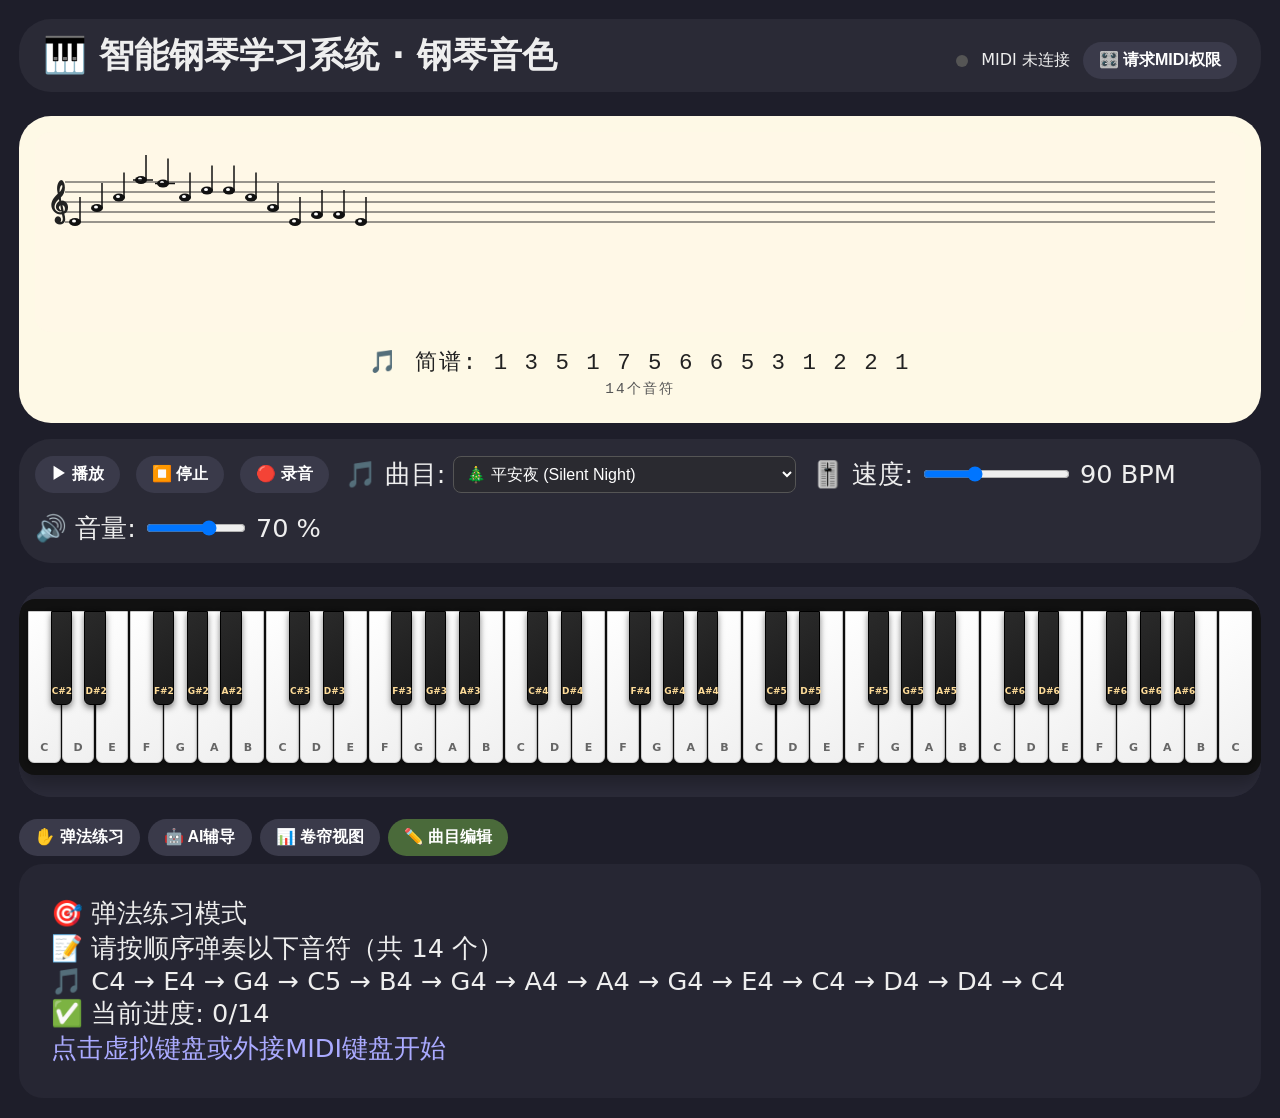
<file: dp/index.html>
<!DOCTYPE html>
<html lang="zh-CN">
<head>
    <meta charset="UTF-8">
    <meta name="viewport" content="width=device-width, initial-scale=1.0, user-scalable=yes">
    <title>智能钢琴学习系统 · 61键 · 钢琴音色</title>
    <link rel="stylesheet" href="css/style.css">
    <style>
        /* 额外补充样式 - 确保编辑器模块显示正常 */
        .control-bar {
            display: flex;
            flex-wrap: wrap;
            gap: 1rem;
            align-items: center;
            background: #2a2a36;
            padding: 1rem;
            border-radius: 2rem;
            margin: 1rem 0;
        }
        .control-bar label {
            display: inline-flex;
            align-items: center;
            gap: 0.5rem;
        }
        .ctrl-btn, .small-btn {
            background: #3a3a4a;
            border: none;
            padding: 0.5rem 1rem;
            border-radius: 2rem;
            font-size: 1rem;
            cursor: pointer;
            color: white;
            font-weight: bold;
            transition: 0.1s;
        }
        .ctrl-btn:hover, .small-btn:hover {
            background: #5a6e8a;
            transform: scale(0.98);
        }
        #volumeSlider {
            width: 100px;
        }
        .tab-btn[data-tab="editor"] {
            background: #4a6a3a;
        }
        .note-pad-btn {
            background: #3a4a5a;
            border: none;
            padding: 0.5rem;
            border-radius: 0.5rem;
            color: white;
            cursor: pointer;
            font-size: 1rem;
        }
        .oct-btn {
            background: #2a3a4a;
            border: none;
            padding: 0.3rem 0.8rem;
            border-radius: 0.5rem;
            color: white;
            cursor: pointer;
        }
        #notesPreview {
            background: #1a1a2a;
            padding: 0.5rem;
            border-radius: 0.5rem;
            font-family: monospace;
            font-size: 0.9rem;
            word-break: break-all;
            min-height: 60px;
            color: #ddd;
        }
        textarea, input, select {
            border-radius: 0.5rem;
            padding: 0.5rem;
            border: 1px solid #555;
            background: #2a2a30;
            color: white;
        }
        textarea::placeholder, input::placeholder {
            color: #888;
        }
        hr {
            border-color: #444;
            margin: 1rem 0;
        }
        .indicator {
            width: 12px;
            height: 12px;
            border-radius: 50%;
            background: #555;
            display: inline-block;
        }
        .indicator.active {
            background: #0f0;
            box-shadow: 0 0 6px #0f0;
        }
        #staffCanvas, #rollCanvas {
            background: #fff8e7;
            border-radius: 1rem;
            width: 100%;
        }
        #rollCanvas {
            background: #1a1a2a;
        }
        .jpu-text {
            font-size: 1.2rem;
            text-align: center;
            padding: 0.5rem;
            font-family: monospace;
        }
    </style>
</head>
<body>
    <div class="app-container">
        <header>
            <h1>🎹 智能钢琴学习系统 · 钢琴音色</h1>
            <div class="midi-status">
                <span id="midiIndicator" class="indicator"></span>
                <span id="midiStatusText">MIDI 未连接</span>
                <button id="requestMidiBtn" class="small-btn">🎛️ 请求MIDI权限</button>
            </div>
        </header>

        <main>
            <!-- 五线谱区域 -->
            <div class="top-panel">
                <div class="score-area" id="scoreArea">
                    <canvas id="staffCanvas" width="800" height="200" style="width:100%; height:auto; background:#fff8e7;"></canvas>
                    <div id="jpuArea" class="jpu-text">🎵 简谱区域</div>
                </div>
                
                <!-- 控制栏 -->
                <div class="control-bar">
                    <button id="playBtn" class="ctrl-btn">▶ 播放</button>
                    <button id="stopBtn" class="ctrl-btn">⏹️ 停止</button>
                    <button id="recordBtn" class="ctrl-btn">🔴 录音</button>
                    
                    <label>🎵 曲目:
                        <select id="hymnSelect"></select>
                    </label>
                    
                    <label>🎚️ 速度:
                        <input type="range" id="tempoSlider" min="40" max="200" value="100">
                        <span id="tempoValue">100</span> BPM
                    </label>
                    
                    <label>🔊 音量:
                        <input type="range" id="volumeSlider" min="0" max="100" value="70">
                        <span id="volumeValue">70</span>%
                    </label>
                </div>
            </div>

            <!-- 61键键盘 iframe -->
            <div class="middle-panel">
                <div class="keyboard-container">
                    <iframe id="kbFrame" src="kb61.html" title="61键钢琴键盘" style="width:100%; height:210px; border:none; border-radius:2rem; background:#2c2c3a;"></iframe>
                </div>
            </div>

            <!-- 底部面板：弹法练习 / AI辅导 / 卷帘视图 / 曲目编辑 -->
            <div class="bottom-panel">
                <div class="tabs">
                    <button class="tab-btn active" data-tab="practice">✋ 弹法练习</button>
                    <button class="tab-btn" data-tab="ai">🤖 AI辅导</button>
                    <button class="tab-btn" data-tab="roll">📊 卷帘视图</button>
                    <!-- 曲目编辑按钮会由 editor.js 动态添加，这里预留位置 -->
                </div>
                
                <div id="practiceTab" class="tab-content active">
                    <div id="practicePanel" style="padding:1rem;">🎯 选择一个曲目开始练习</div>
                </div>
                
                <div id="aiTab" class="tab-content">
                    <div id="aiPanel" style="padding:1rem;">🤖 AI辅导模块就绪，点击键盘开始练习，AI会给你实时反馈</div>
                </div>
                
                <div id="rollTab" class="tab-content">
                    <canvas id="rollCanvas" width="800" height="300" style="width:100%; background:#1a1a2a; border-radius:1rem;"></canvas>
                </div>
                <!-- 曲目编辑面板会由 editor.js 动态添加到这里 -->
            </div>
        </main>
    </div>

    <!-- 所有脚本模块 (顺序重要) -->
    <script src="js/hymns.js"></script>
    <script src="js/player.js"></script>
    <script src="js/midi.js"></script>
    <script src="js/score.js"></script>
    <script src="js/keyboard.js"></script>
    <script src="js/practice.js"></script>
    <script src="js/ai.js"></script>
    <script src="js/editor.js"></script>
    <script src="js/app.js"></script>
</body>
</html>
</file>
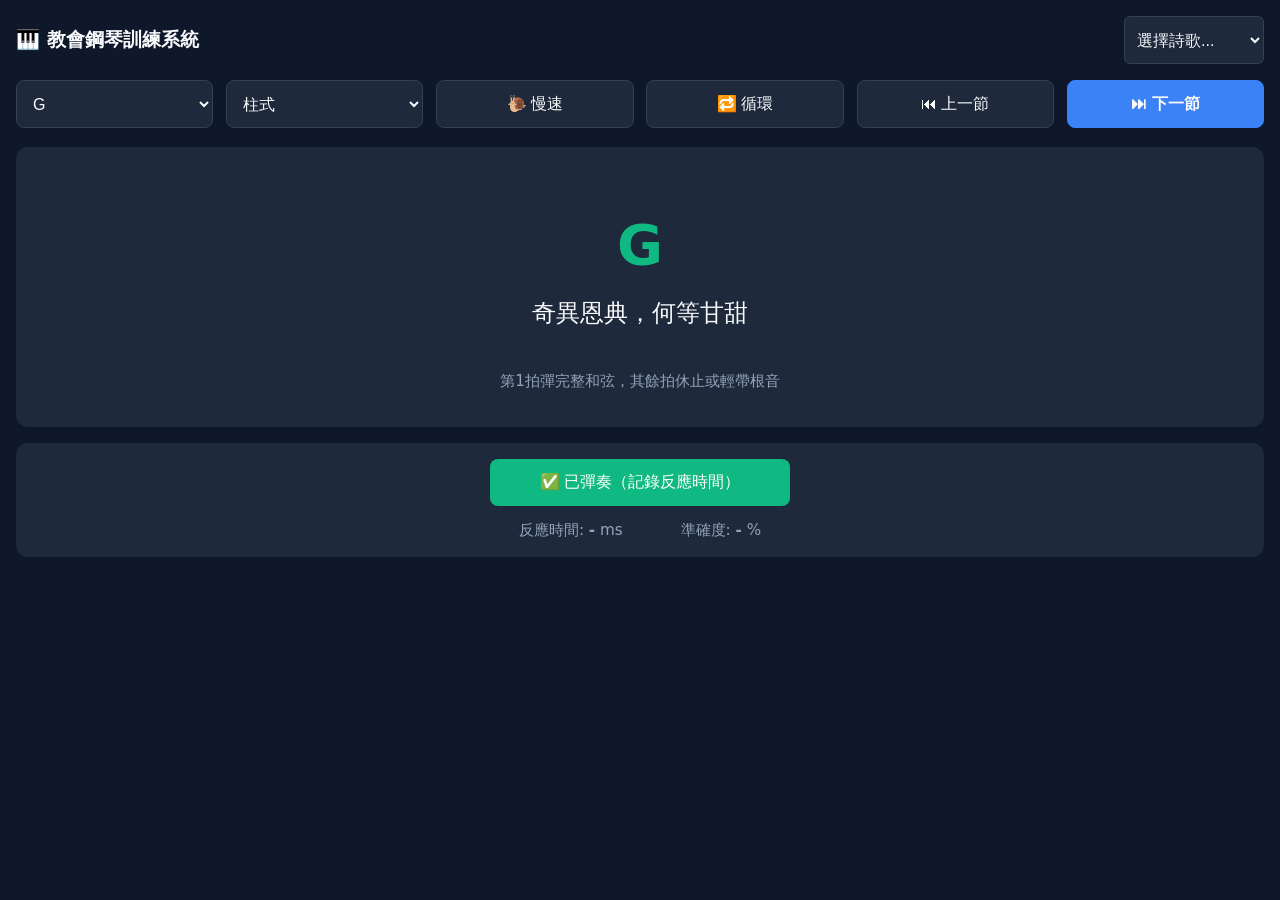
<file: qwen/index.html>
<!DOCTYPE html>
<html lang="zh-TW">
<head>
  <meta charset="UTF-8">
  <meta name="viewport" content="width=device-width, initial-scale=1.0, maximum-scale=1.0, user-scalable=no">
  <title>教會鋼琴訓練系統</title>
  <link rel="stylesheet" href="css/main.css">
</head>
<body>
  <div id="app">
    <header class="top-bar">
      <h1>🎹 教會鋼琴訓練系統</h1>
      <select id="songSelect"><option value="">載入中...</option></select>
    </header>

    <div class="controls">
      <select id="keySelect">
        <option value="C">C</option><option value="D">D</option><option value="E">E</option>
        <option value="F">F</option><option value="G" selected>G</option><option value="A">A</option>
      </select>
      <select id="patternSelect">
        <option value="block"> 柱式</option>
        <option value="broken">🌊 分解</option>
        <option value="rhythmic"> 節奏</option>
      </select>
      <button id="btnSlow" class="ctrl-btn">🐌 慢速</button>
      <button id="btnLoop" class="ctrl-btn">🔁 循環</button>
      <button id="btnPrev" class="ctrl-btn">⏮ 上一節</button>
      <button id="btnNext" class="ctrl-btn primary">⏭ 下一節</button>
    </div>

    <main class="practice-area" id="practiceArea">
      <div class="chord-progression" id="chordProgression">
        <!-- 動態生成：[G] → [C] → [D7] -->
      </div>
      <div class="current-chord" id="currentChord">G</div>
      <div class="lyrics" id="lyrics">奇異恩典，何等甘甜</div>
      
      <div class="rhythm-grid" id="rhythmGrid">
        <!-- 動態生成節奏點 ● ○ ○ ○ -->
      </div>
      <div class="hint" id="hint">第1拍彈完整和弦，其餘拍休止或輕帶根音</div>
    </main>

    <footer class="feedback-panel" id="feedbackPanel">
      <button id="btnConfirm" class="feedback-btn">✅ 已彈奏（記錄反應時間）</button>
      <div class="metrics">
        <span>反應時間: <b id="reactionTime">-</b> ms</span>
        <span>準確度: <b id="accuracy">-</b> %</span>
      </div>
    </footer>
  </div>

  <script type="module" src="js/app.js"></script>
</body>
</html>
</file>
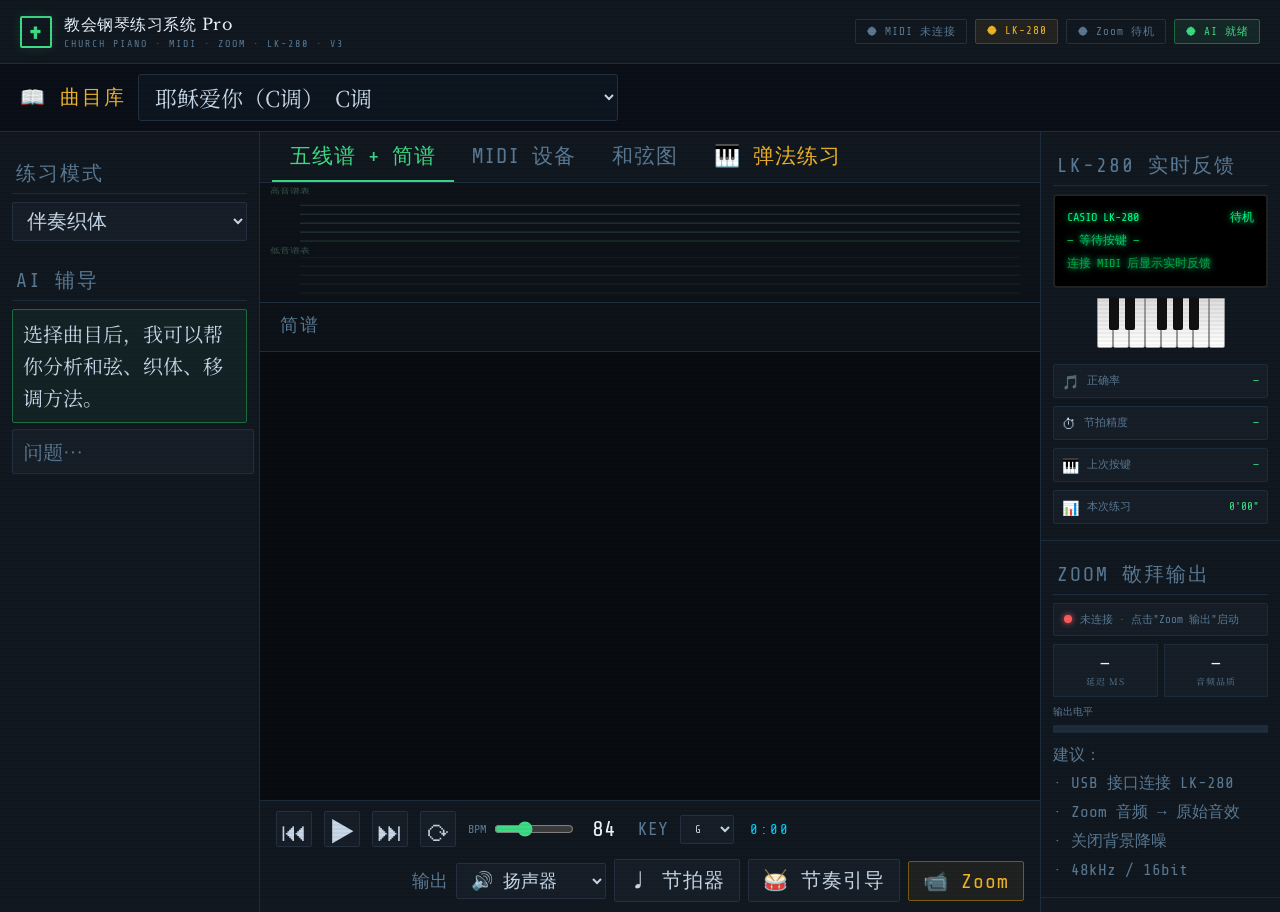
<file: claude/v3/index.html>
<!DOCTYPE html>
<html lang="zh-CN">
<head>
<meta charset="UTF-8">
<meta name="viewport" content="width=device-width, initial-scale=1.0">
<title>教会钢琴练习系统 Pro · v3</title>
<link href="https://fonts.googleapis.com/css2?family=Libre+Baskerville:ital,wght@0,400;0,700;1,400&family=Noto+Serif+SC:wght@300;400;500;700&family=Share+Tech+Mono&display=swap" rel="stylesheet">
<link rel="stylesheet" href="css/style.css">
<style>
/* ── 顶部曲库栏 ─────────────────────────────── */
.hymn-topbar {
  display: flex;
  align-items: center;
  gap: 12px;
  padding: 10px 20px;
  background: #0a0f18;
  border-bottom: 1px solid var(--border);
  flex-wrap: wrap;
}
.hymn-topbar-label {
  font-family: 'Share Tech Mono', monospace;
  font-size: 20px;
  color: var(--gold);
  letter-spacing: 2px;
  white-space: nowrap;
}
#hymn-select-top {
  flex: 1;
  min-width: 220px;
  max-width: 480px;
  font-size: 22px;
  font-family: 'Noto Serif SC', serif;
  padding: 6px 12px;
  background: #0d1520;
  color: var(--text);
  border: 1px solid var(--border2);
  border-radius: 3px;
  cursor: pointer;
}
#hymn-select-top optgroup {
  font-size: 18px;
  color: var(--gold);
}
#hymn-select-top option {
  font-size: 20px;
  color: var(--text);
  background: #0d1520;
}

/* ── 三一颂弹法面板（在曲库栏内展开） ──────── */
#style-panel {
  margin-left: 8px;
  padding: 8px 12px;
  background: rgba(0,212,255,0.05);
  border: 1px solid rgba(0,212,255,0.15);
  border-radius: 3px;
  display: none;
}
.style-btn {
  padding: 7px 14px;
  border-radius: 2px;
  cursor: pointer;
  font-size: 20px;
  font-family: 'Share Tech Mono', monospace;
  transition: all .15s;
}
#style-hint {
  font-family: 'Share Tech Mono', monospace;
  font-size: 18px;
  color: var(--text-dim);
  line-height: 1.7;
  margin-top: 6px;
  white-space: pre-wrap;
}

/* ── 主体：取消左侧曲目侧边栏，侧边栏只留AI和右侧信息 ── */
.app {
  display: grid;
  grid-template-columns: 260px 1fr 240px;
  gap: 0;
  height: calc(100vh - 120px); /* header + topbar */
  overflow: hidden;
}

/* 左侧栏：只保留AI辅导 + 练习模式 */
.sidebar-left {
  overflow-y: auto;
}

/* 字体放大：全局正文 */
body {
  font-size: 20px;
}
.h-name    { font-size: 22px; }
.h-en      { font-size: 18px; }
.section-title { font-size: 20px; }
.transport-btn { font-size: 26px; }
.bpm-val   { font-size: 22px; }
.tab       { font-size: 21px; padding: 10px 18px; }
.ai-msg    { font-size: 20px; }
.ai-inp    { font-size: 20px; }
.btn       { font-size: 20px; }
</style>
</head>
<body>

<!-- ══ HEADER ════════════════════════════════════════ -->
<div class="header">
  <div class="logo">
    <div class="logo-cross">✝</div>
    <div>
      <div class="logo-text">教会钢琴练习系统 Pro</div>
      <div class="logo-sub">Church Piano · MIDI · Zoom · LK-280 · v3</div>
    </div>
  </div>
  <div class="status-pills">
    <div class="pill pill-off" id="pill-midi">⬤ MIDI 未连接</div>
    <div class="pill pill-warn" id="pill-lk">⬤ LK-280</div>
    <div class="pill pill-off" id="pill-zoom">⬤ Zoom 待机</div>
    <div class="pill pill-on">⬤ AI 就绪</div>
  </div>
</div>

<!-- ══ 顶部曲库下拉栏 ════════════════════════════════ -->
<div class="hymn-topbar">
  <span class="hymn-topbar-label">📖 曲目库</span>

  <select id="hymn-select-top" onchange="loadHymn(this.value)">
    <optgroup label="★ 本次作业">
      <option value="jesuslovesC">耶稣爱你（C调）　C调</option>
      <option value="jesuslovesF">耶稣爱你（F调）　F调</option>
      <option value="jesuslovesG">耶稣爱你（G调）　G调</option>
      <option value="doxology">三一颂 Doxology　G调</option>
    </optgroup>
    <optgroup label="其他曲目">
      <option value="amazing">奇异恩典　G调</option>
      <option value="father">这是天父世界　C调</option>
      <option value="gloria">荣耀归于圣父　F调</option>
      <option value="holy">圣哉圣哉圣哉　Bb调</option>
      <option value="itiswell">好像一道河　Bb调</option>
      <option value="joyful">喜乐颂　D调</option>
    </optgroup>
  </select>

  <!-- 三一颂弹法面板（加载三一颂时自动显示） -->
  <div id="style-panel">
    <div style="font-size:18px;color:var(--accent);letter-spacing:1.5px;margin-bottom:6px;font-family:'Share Tech Mono',monospace">弹法选择</div>
    <div style="display:flex;gap:6px;flex-wrap:wrap">
      <div class="style-btn" onclick="setStyle('block')" id="sb-block"
           style="background:rgba(0,212,255,0.08);border:1px solid rgba(0,212,255,0.3);color:var(--accent)">
        ① 柱式　庄重
      </div>
      <div class="style-btn" onclick="setStyle('arpeggio')" id="sb-arpeggio"
           style="background:transparent;border:1px solid var(--border2);color:var(--text-dim)">
        ② 分解　流动
      </div>
      <div class="style-btn" onclick="setStyle('rhythm')" id="sb-rhythm"
           style="background:transparent;border:1px solid var(--border2);color:var(--text-dim)">
        ③ 节奏　敬拜感
      </div>
    </div>
    <div id="style-hint">左手：根音单音<br>右手：三音柱式和弦</div>
  </div>
</div>

<!-- ══ APP 主体 ═══════════════════════════════════════ -->
<div class="app">

  <!-- ── 左侧栏：练习模式 + AI 辅导 ─────────────── -->
  <div class="sidebar-left">

    <div class="section-title" style="margin-top:8px">练习模式</div>
    <select class="key-sel" style="width:100%;margin-bottom:6px;font-size:20px" id="mode-sel" onchange="setMode(this.value)">
      <option value="accomp">伴奏织体</option>
      <option value="chord">和弦进行</option>
      <option value="rh">右手旋律</option>
      <option value="lh">左手伴奏</option>
      <option value="both">双手合并</option>
      <option value="transpose">移调训练</option>
    </select>

    <div class="section-title" style="margin-top:12px">AI 辅导</div>
    <div class="ai-chat" id="ai-chat">
      <div class="ai-msg ai-msg-ai fade-up">选择曲目后，我可以帮你分析和弦、织体、移调方法。</div>
    </div>
    <div class="ai-input-row">
      <input class="ai-inp" id="ai-inp" placeholder="问题…" onkeydown="if(event.key==='Enter')sendAI()">
      <button class="btn btn-green" onclick="sendAI()">问</button>
    </div>
  </div>

  <!-- ── 中央主区 ──────────────────────────────── -->
  <div class="main">

    <!-- TABS -->
    <div class="tab-bar">
      <div class="tab active" onclick="switchTab('score')">五线谱 + 简谱</div>
      <div class="tab" onclick="switchTab('midi')">MIDI 设备</div>
      <div class="tab" onclick="switchTab('chord')">和弦图</div>
      <div class="tab" onclick="switchTab('practice')" style="color:var(--gold)">🎹 弹法练习</div>
    </div>

    <!-- TAB：五线谱 + 简谱 -->
    <div class="tab-content active" id="tab-score">
      <canvas id="staff-canvas" height="160"></canvas>
      <div class="jianpu-wrap">
        <div style="font-family:'Share Tech Mono',monospace;font-size:18px;color:var(--text-dim);letter-spacing:1.5px;margin-bottom:6px">简谱</div>
        <div class="jianpu-row" id="jianpu-row"></div>
      </div>
      <div class="midi-scroll-wrap">
        <canvas id="piano-roll-canvas"></canvas>
        <div class="chord-overlay" id="chord-overlay"></div>
      </div>
    </div>

    <!-- TAB：MIDI -->
    <div class="tab-content" id="tab-midi">
      <div style="padding:20px;flex:1;display:flex;flex-direction:column;gap:12px">
        <div style="font-family:'Share Tech Mono',monospace;font-size:20px;color:var(--text-dim);letter-spacing:2px">MIDI 设备</div>
        <div id="midi-device-list" style="display:flex;flex-direction:column;gap:6px">
          <div style="font-size:20px;color:var(--text-dim);font-style:italic">正在扫描 MIDI 设备…</div>
        </div>
        <div style="font-family:'Share Tech Mono',monospace;font-size:18px;color:var(--text-dim);letter-spacing:2px;margin-top:4px">MIDI 输出设备</div>
        <div id="midi-out-device-list" style="display:flex;flex-direction:column;gap:6px">
          <div style="font-size:20px;color:var(--text-dim);font-style:italic">未连接</div>
        </div>
        <div style="margin-top:8px;display:flex;gap:8px;flex-wrap:wrap">
          <button class="btn btn-green" onclick="requestMIDI()">🎹 连接 MIDI / LK-280</button>
          <button class="btn" onclick="testMIDIOut()">▶ 测试输出音</button>
        </div>
        <div style="font-family:'Share Tech Mono',monospace;font-size:18px;color:var(--text-dim);margin-top:8px;line-height:1.8">
          输入（IN）：接收你弹的音 → 做对比反馈<br>
          输出（OUT）：播放时发音给 LK-280<br>
          m148USB：DIN MIDI OUT → LK-280 MIDI IN
        </div>
        <div style="margin-top:16px;font-family:'Share Tech Mono',monospace;font-size:18px;color:var(--text-dim);letter-spacing:2px">MIDI LOG</div>
        <div id="midi-log" style="background:#080c10;border:1px solid var(--border);padding:10px;font-family:'Share Tech Mono',monospace;font-size:18px;color:#4a7a4a;height:200px;overflow-y:auto;line-height:1.8"></div>
      </div>
    </div>

    <!-- TAB：和弦图 -->
    <div class="tab-content" id="tab-chord">
      <div style="padding:20px;flex:1">
        <div id="chord-detail-area" style="display:grid;grid-template-columns:repeat(auto-fill,minmax(140px,1fr));gap:12px"></div>
      </div>
    </div>

    <!-- TAB：弹法练习 -->
    <div class="tab-content" id="tab-practice">
      <div style="display:flex;flex-direction:column;height:100%;overflow:hidden">

        <!-- 第一行：和弦大字 + 弹法 + 节拍 -->
        <div style="display:flex;align-items:center;gap:16px;padding:10px 16px;background:var(--surface);border-bottom:1px solid var(--border);flex-shrink:0;flex-wrap:wrap">

          <div style="display:flex;align-items:baseline;gap:12px;min-width:180px">
            <div id="prac-chord" style="font-family:'Libre Baskerville',serif;font-size:128px;font-weight:700;color:#f0b429;line-height:1;text-shadow:0 0 20px rgba(240,180,41,0.3)">C</div>
            <div>
              <div id="prac-fn"    style="font-family:'Share Tech Mono',monospace;font-size:24px;color:#5a7a94">I 级 · 主和弦</div>
              <div id="prac-notes" style="font-family:'Share Tech Mono',monospace;font-size:26px;color:#3ddc84;margin-top:4px">C – E – G</div>
            </div>
          </div>

          <div style="width:1px;height:50px;background:var(--border);flex-shrink:0"></div>

          <div style="display:flex;flex-direction:column;gap:5px">
            <div style="font-family:'Share Tech Mono',monospace;font-size:18px;color:var(--text-dim);letter-spacing:2px">弹法选择</div>
            <div style="display:flex;gap:6px">
              <button onclick="setPracStyle('block')"    id="psb-block"    class="psb active-psb">① 柱式</button>
              <button onclick="setPracStyle('arpeggio')" id="psb-arpeggio" class="psb">② 分解</button>
              <button onclick="setPracStyle('rhythm')"   id="psb-rhythm"   class="psb">③ 节奏</button>
            </div>
          </div>

          <div style="width:1px;height:50px;background:var(--border);flex-shrink:0"></div>

          <div style="display:flex;gap:6px;align-items:center">
            <div id="pb1" class="pulse-dot big-dot">咚</div>
            <div id="pb2" class="pulse-dot">哒</div>
            <div id="pb3" class="pulse-dot">哒</div>
            <div id="pb4" class="pulse-dot">哒</div>
          </div>

          <div style="width:1px;height:50px;background:var(--border);flex-shrink:0"></div>

          <div id="prac-beat-cells" style="display:flex;gap:6px;align-items:center"></div>

          <div id="prac-hint" style="font-family:'Share Tech Mono',monospace;font-size:18px;color:#5a7a94;line-height:1.7;white-space:pre;margin-left:auto"></div>
        </div>

        <!-- 第二行：和弦进行条 + 播放按钮 -->
        <div style="display:flex;align-items:center;gap:8px;padding:8px 16px;background:#080c10;border-bottom:1px solid var(--border);flex-shrink:0;overflow-x:auto">
          <span style="font-family:'Share Tech Mono',monospace;font-size:19px;color:var(--text-dim);letter-spacing:2px;white-space:nowrap">和弦进行</span>
          <div id="prac-chord-row" style="display:flex;gap:8px;flex:1;flex-wrap:wrap"></div>
          <div style="display:flex;gap:6px;flex-shrink:0">
            <button onclick="togglePracPlay()" id="prac-play-btn" class="btn btn-green" style="font-size:22px;padding:8px 20px">▶ 开始</button>
            <button onclick="stopPracPlay()"   class="btn"         style="font-size:22px;padding:8px 16px">◼ 停止</button>
            <button onclick="loopChords()"     class="btn btn-gold" id="prac-loop-btn" style="font-size:22px;padding:8px 16px">⟳ 循环</button>
          </div>
        </div>

        <!-- 底部：61键盘 -->
        <div style="flex:1;min-height:140px;display:flex;flex-direction:column;justify-content:flex-start;align-items:flex-start;padding:12px;background:#060a0f;overflow:auto">
          <div style="font-family:'Share Tech Mono',monospace;font-size:18px;color:var(--text-dim);letter-spacing:2px;margin-bottom:10px;width:100%;text-align:center">
            LK-280 · 61键 &nbsp;·&nbsp;
            <span style="color:#4a9eff">█ 蓝=左手根音</span> &nbsp;
            <span style="color:#f0b429">█ 金=右手根音</span> &nbsp;
            <span style="color:#3ddc84">█ 绿=和弦音</span>
          </div>
          <div style="width:100%;overflow-x:auto;overflow-y:hidden;padding-bottom:4px">
            <iframe id="kb61-frame" src="kb61.html"
              style="display:block;width:1490px;height:118px;border:none;background:#060a0f"
              scrolling="no"></iframe>
          </div>
        </div>
        <div style="margin-top:10px;font-family:'Share Tech Mono',monospace;font-size:18px;color:var(--text-dim);text-align:center;width:100%" id="kb61-label"></div>
      </div>
    </div>

    <!-- TRANSPORT BAR -->
    <div class="transport">
      <div class="transport-btn" onclick="skipBack()" title="回到开头">⏮</div>
      <div class="transport-btn" id="btn-play" onclick="togglePlay()">▶</div>
      <div class="transport-btn" onclick="skipFwd()" title="前进一小节">⏭</div>
      <div class="transport-btn" onclick="toggleLoop()" id="btn-loop" title="循环">⟳</div>

      <div class="bpm-control">
        <span>BPM</span>
        <input type="range" min="40" max="160" value="84" id="bpm-range" oninput="setBPM(+this.value)">
        <span class="bpm-val" id="bpm-display">84</span>
      </div>

      <span style="font-size:18px;color:var(--text-dim);font-family:'Share Tech Mono',monospace">KEY</span>
      <select class="key-sel" id="key-sel" onchange="transposeKey(this.value)">
        <option value="G">G</option>
        <option value="C">C</option>
        <option value="F">F</option>
        <option value="D">D</option>
        <option value="Bb">Bb</option>
        <option value="Eb">Eb</option>
        <option value="Am">Am</option>
      </select>

      <div class="time-display" id="time-display">0:00</div>

      <div style="margin-left:auto;display:flex;align-items:center;gap:8px;flex-wrap:wrap">
        <span style="font-size:18px;color:var(--text-dim);font-family:'Share Tech Mono',monospace">输出</span>
        <select class="key-sel" id="output-mode" onchange="setOutputMode(this.value)" style="min-width:120px;font-size:18px">
          <option value="webaudio">🔊 扬声器</option>
          <option value="midi">🎹 MIDI设备</option>
          <option value="both">🔊+🎹 两者</option>
        </select>
        <select class="key-sel" id="midi-out-sel" style="min-width:140px;display:none;font-size:18px">
          <option value="">— 选择输出设备 —</option>
        </select>
        <button class="btn" onclick="toggleMetronome()" id="btn-metro">♩ 节拍器</button>
        <button class="btn" onclick="toggleRhythmGuide()" id="btn-rhythm">🥁 节奏引导</button>
        <button class="btn btn-gold" onclick="zoomToggle()">📹 Zoom</button>
      </div>
    </div>
  </div>

  <!-- ── 右侧栏 ─────────────────────────────────── -->
  <div class="sidebar-right">

    <!-- LK-280 实时反馈 -->
    <div class="right-section">
      <div class="section-title">LK-280 实时反馈</div>
      <div class="lk-display" id="lk-display">
        <div class="lk-row"><span>CASIO LK-280</span><span id="lk-status">待机</span></div>
        <div style="margin-top:4px;color:#00cc66" id="lk-note">— 等待按键 —</div>
        <div style="margin-top:4px;color:#00aa44" id="lk-feedback">连接 MIDI 后显示实时反馈</div>
      </div>
      <div class="mini-keyboard" id="mini-kbd"></div>
      <div style="margin-top:16px;display:flex;flex-direction:column;gap:4px">
        <div class="feedback-item">
          <span class="fb-icon">🎵</span>
          <span class="fb-label">正确率</span>
          <span class="fb-val" id="fb-acc">—</span>
        </div>
        <div class="feedback-item">
          <span class="fb-icon">⏱</span>
          <span class="fb-label">节拍精度</span>
          <span class="fb-val" id="fb-timing">—</span>
        </div>
        <div class="feedback-item">
          <span class="fb-icon">🎹</span>
          <span class="fb-label">上次按键</span>
          <span class="fb-val" id="fb-last">—</span>
        </div>
        <div class="feedback-item">
          <span class="fb-icon">📊</span>
          <span class="fb-label">本次练习</span>
          <span class="fb-val" id="fb-session">0'00"</span>
        </div>
      </div>
    </div>

    <!-- Zoom -->
    <div class="right-section">
      <div class="section-title">Zoom 敬拜输出</div>
      <div class="zoom-status">
        <div class="zoom-dot" id="zoom-dot"></div>
        <span class="zoom-label" id="zoom-label">未连接 · 点击"Zoom 输出"启动</span>
      </div>
      <div class="zoom-quality-row">
        <div class="q-card"><div class="q-val" id="z-latency">—</div><div class="q-lbl">延迟 ms</div></div>
        <div class="q-card"><div class="q-val" id="z-quality">—</div><div class="q-lbl">音频品质</div></div>
      </div>
      <div class="vumeter-label">输出电平</div>
      <div class="vumeter"><div class="vumeter-fill" id="vu-fill" style="width:0%"></div></div>
      <div style="font-size:16px;color:var(--text-dim);font-family:'Share Tech Mono',monospace;line-height:1.8;margin-top:8px">
        建议：<br>
        · USB 接口连接 LK-280<br>
        · Zoom 音频 → 原始音效<br>
        · 关闭背景降噪<br>
        · 48kHz / 16bit
      </div>
    </div>

    <!-- 和弦进行 -->
    <div class="right-section">
      <div class="section-title">和弦进行</div>
      <div class="chord-prog" id="chord-prog"></div>
      <div style="margin-top:10px;font-size:18px;color:var(--text-dim);font-family:'Share Tech Mono',monospace;line-height:1.8" id="chord-analysis"></div>
    </div>

  </div>
</div><!-- end .app -->

<!-- ══ 脚本（顺序重要）════════════════════════════════ -->
<script src="js/hymns.js"></script>
<script src="js/player.js"></script>
<script src="js/midi.js"></script>
<script src="js/score.js"></script>
<script src="js/keyboard.js"></script>
<script src="js/practice.js"></script>
<script src="js/ai.js"></script>
<script src="js/app.js"></script>
</body>
</html>
</file>
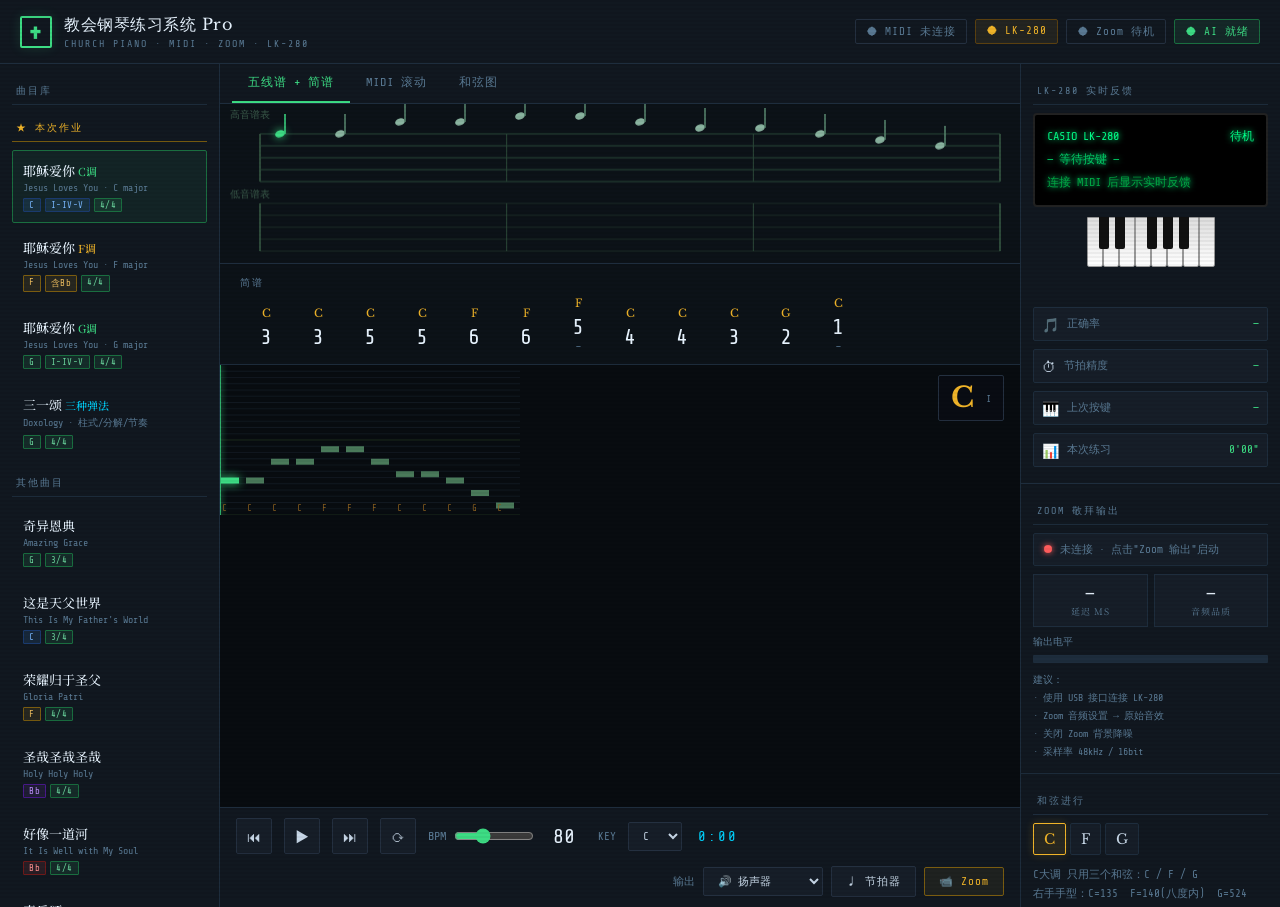
<file: church-piano-pro.html>
<!DOCTYPE html>
<html lang="zh-CN">
<head>
<meta charset="UTF-8">
<meta name="viewport" content="width=device-width, initial-scale=1.0">
<title>教会钢琴练习系统 Pro</title>
<link href="https://fonts.googleapis.com/css2?family=Libre+Baskerville:ital,wght@0,400;0,700;1,400&family=Noto+Serif+SC:wght@300;400;500;700&family=Share+Tech+Mono&display=swap" rel="stylesheet">
<style>
:root {
  --bg: #0a0e14;
  --surface: #111820;
  --surface2: #161e28;
  --border: #1e2d3d;
  --border2: #243040;
  --green: #3ddc84;
  --green-dim: #1a6e40;
  --green-glow: rgba(61,220,132,0.15);
  --gold: #f0b429;
  --gold-dim: #7a5c10;
  --blue: #4a9eff;
  --blue-dim: #1a3a6e;
  --red: #ff5c5c;
  --text: #c8d8e8;
  --text-dim: #5a7a94;
  --text-bright: #e8f4ff;
  --accent: #00d4ff;
}

* { box-sizing: border-box; margin: 0; padding: 0; }

body {
  background: var(--bg);
  color: var(--text);
  font-family: 'Noto Serif SC', serif;
  min-height: 100vh;
  overflow-x: hidden;
}

/* Grid scanline effect */
body::before {
  content: '';
  position: fixed;
  inset: 0;
  background: repeating-linear-gradient(0deg, transparent, transparent 2px, rgba(0,0,0,0.15) 2px, rgba(0,0,0,0.15) 4px);
  pointer-events: none;
  z-index: 999;
  opacity: 0.3;
}

/* ===== HEADER ===== */
.header {
  display: flex;
  align-items: center;
  justify-content: space-between;
  padding: 14px 20px;
  background: var(--surface);
  border-bottom: 1px solid var(--border);
  position: sticky;
  top: 0;
  z-index: 100;
}

.logo {
  display: flex;
  align-items: center;
  gap: 12px;
}

.logo-cross {
  width: 32px; height: 32px;
  border: 2px solid var(--green);
  border-radius: 2px;
  display: flex; align-items: center; justify-content: center;
  color: var(--green);
  font-size: 18px;
  box-shadow: 0 0 12px var(--green-glow);
}

.logo-text {
  font-family: 'Libre Baskerville', serif;
  font-size: 16px;
  color: var(--text-bright);
  letter-spacing: 0.5px;
}

.logo-sub {
  font-size: 10px;
  color: var(--text-dim);
  letter-spacing: 2px;
  font-family: 'Share Tech Mono', monospace;
  text-transform: uppercase;
  margin-top: 2px;
}

.status-pills {
  display: flex;
  gap: 8px;
  flex-wrap: wrap;
}

.pill {
  padding: 4px 10px;
  border-radius: 2px;
  font-size: 11px;
  font-family: 'Share Tech Mono', monospace;
  letter-spacing: 1px;
  border: 1px solid;
}

.pill-off { border-color: var(--border2); color: var(--text-dim); background: transparent; }
.pill-on  { border-color: var(--green-dim); color: var(--green); background: rgba(61,220,132,0.08); }
.pill-warn{ border-color: #5a4010; color: var(--gold); background: rgba(240,180,41,0.08); }

/* ===== LAYOUT ===== */
.app {
  display: grid;
  grid-template-columns: 220px 1fr 260px;
  grid-template-rows: auto;
  gap: 0;
  height: calc(100vh - 57px);
  overflow: hidden;
}

@media (max-width: 900px) {
  .app { grid-template-columns: 1fr; height: auto; overflow: visible; }
  .sidebar-right { display: none; }
}

/* ===== SIDEBAR LEFT ===== */
.sidebar-left {
  background: var(--surface);
  border-right: 1px solid var(--border);
  overflow-y: auto;
  padding: 12px;
}

.section-title {
  font-family: 'Share Tech Mono', monospace;
  font-size: 10px;
  letter-spacing: 2px;
  color: var(--text-dim);
  text-transform: uppercase;
  padding: 8px 4px 6px;
  border-bottom: 1px solid var(--border);
  margin-bottom: 8px;
}

.hymn-item {
  padding: 10px 10px;
  cursor: pointer;
  border: 1px solid transparent;
  border-radius: 2px;
  margin-bottom: 4px;
  transition: all 0.15s;
}

.hymn-item:hover { background: var(--surface2); border-color: var(--border2); }
.hymn-item.active {
  background: rgba(61,220,132,0.06);
  border-color: var(--green-dim);
}

.hymn-item .h-name { font-size: 13px; color: var(--text-bright); font-weight: 500; }
.hymn-item .h-en   { font-size: 10px; color: var(--text-dim); margin-top: 2px; font-family: 'Share Tech Mono', monospace; }
.hymn-item .h-tags { display: flex; gap: 4px; margin-top: 5px; flex-wrap: wrap; }

.tag {
  font-size: 9px;
  padding: 1px 5px;
  border-radius: 1px;
  font-family: 'Share Tech Mono', monospace;
  letter-spacing: 0.5px;
}

.tag-C  { background: rgba(74,158,255,0.12); color: #7ab8ff; border: 1px solid #1a3a6e; }
.tag-G  { background: rgba(61,220,132,0.1);  color: #6ddaa0; border: 1px solid #1a6e40; }
.tag-F  { background: rgba(240,180,41,0.1);  color: #f0c060; border: 1px solid #7a5c10; }
.tag-Bb { background: rgba(255,92,92,0.1);   color: #ff9090; border: 1px solid #6e1a1a; }
.tag-D  { background: rgba(160,80,240,0.1);  color: #c090ff; border: 1px solid #4a1a8e; }

/* ===== MAIN CENTER ===== */
.main {
  display: flex;
  flex-direction: column;
  overflow: hidden;
  background: var(--bg);
}

/* ===== TAB BAR ===== */
.tab-bar {
  display: flex;
  background: var(--surface);
  border-bottom: 1px solid var(--border);
  padding: 0 12px;
}

.tab {
  padding: 10px 16px;
  font-size: 12px;
  font-family: 'Share Tech Mono', monospace;
  letter-spacing: 1px;
  color: var(--text-dim);
  cursor: pointer;
  border-bottom: 2px solid transparent;
  transition: all 0.15s;
  user-select: none;
}

.tab:hover { color: var(--text); }
.tab.active { color: var(--green); border-bottom-color: var(--green); }

/* ===== SCORE PANEL ===== */
.score-area {
  flex: 1;
  overflow: hidden;
  position: relative;
  display: flex;
  flex-direction: column;
}

.tab-content { display: none; flex: 1; overflow: hidden; }
.tab-content.active { display: flex; flex-direction: column; flex: 1; }

/* Five-line staff canvas */
#staff-canvas {
  width: 100%;
  height: 160px;
  display: block;
  background: #0c1218;
  border-bottom: 1px solid var(--border);
}

/* Jianpu (numbered notation) scrolling */
.jianpu-wrap {
  background: #0c1218;
  border-bottom: 1px solid var(--border);
  padding: 12px 20px;
  overflow: hidden;
  position: relative;
}

.jianpu-row {
  display: flex;
  align-items: flex-end;
  gap: 0;
  white-space: nowrap;
  transition: transform 0.3s ease;
}

.jianpu-beat {
  display: inline-flex;
  flex-direction: column;
  align-items: center;
  width: 52px;
  flex-shrink: 0;
}

.jianpu-num {
  font-family: 'Share Tech Mono', monospace;
  font-size: 22px;
  color: var(--text-bright);
  line-height: 1;
  position: relative;
  transition: color 0.15s;
}

.jianpu-num.active-beat { color: var(--green); text-shadow: 0 0 10px var(--green); }
.jianpu-num.dot-above::before { content: '•'; position: absolute; top: -10px; left: 50%; transform: translateX(-50%); font-size: 10px; color: var(--text-dim); }
.jianpu-num.dot-below::after  { content: '•'; position: absolute; bottom: -10px; left: 50%; transform: translateX(-50%); font-size: 10px; color: var(--text-dim); }

.jianpu-dur {
  font-family: 'Share Tech Mono', monospace;
  font-size: 9px;
  color: var(--text-dim);
  margin-top: 4px;
}

.jianpu-chord {
  font-size: 11px;
  color: var(--gold);
  font-family: 'Libre Baskerville', serif;
  margin-bottom: 4px;
  min-height: 16px;
}

/* MIDI scroll */
.midi-scroll-wrap {
  flex: 1;
  position: relative;
  overflow: hidden;
  background: #080c10;
}

#midi-canvas {
  width: 100%; height: 100%;
  display: block;
}

/* Chord overlay */
.chord-overlay {
  position: absolute;
  top: 10px; right: 16px;
  display: flex;
  flex-direction: column;
  gap: 6px;
  z-index: 10;
}

.chord-badge {
  display: flex;
  align-items: center;
  gap: 8px;
  background: rgba(10,14,20,0.85);
  border: 1px solid var(--border2);
  padding: 8px 12px;
  border-radius: 2px;
  backdrop-filter: blur(4px);
}

.chord-root {
  font-family: 'Libre Baskerville', serif;
  font-size: 28px;
  font-weight: 700;
  color: var(--gold);
  line-height: 1;
}

.chord-qual {
  font-size: 13px;
  color: var(--text-dim);
  font-family: 'Libre Baskerville', serif;
  font-style: italic;
}

.chord-fn {
  font-size: 10px;
  font-family: 'Share Tech Mono', monospace;
  color: var(--text-dim);
  margin-left: 4px;
}

/* ===== TRANSPORT BAR ===== */
.transport {
  background: var(--surface);
  border-top: 1px solid var(--border);
  padding: 10px 16px;
  display: flex;
  align-items: center;
  gap: 12px;
  flex-wrap: wrap;
}

.transport-btn {
  width: 36px; height: 36px;
  background: var(--surface2);
  border: 1px solid var(--border2);
  color: var(--text);
  display: flex; align-items: center; justify-content: center;
  cursor: pointer;
  font-size: 14px;
  transition: all 0.15s;
  border-radius: 2px;
}

.transport-btn:hover { border-color: var(--green-dim); color: var(--green); }
.transport-btn.active { background: rgba(61,220,132,0.1); border-color: var(--green); color: var(--green); box-shadow: 0 0 8px var(--green-glow); }

.bpm-control {
  display: flex;
  align-items: center;
  gap: 8px;
  font-family: 'Share Tech Mono', monospace;
  font-size: 12px;
  color: var(--text-dim);
}

.bpm-val {
  font-size: 20px;
  color: var(--text-bright);
  min-width: 44px;
  text-align: center;
}

input[type=range] {
  accent-color: var(--green);
  cursor: pointer;
  width: 80px;
}

.time-display {
  font-family: 'Share Tech Mono', monospace;
  font-size: 14px;
  color: var(--accent);
  letter-spacing: 2px;
  margin-left: 4px;
}

.key-sel {
  background: var(--surface2);
  border: 1px solid var(--border2);
  color: var(--text);
  padding: 6px 10px;
  font-family: 'Share Tech Mono', monospace;
  font-size: 11px;
  border-radius: 2px;
  cursor: pointer;
  outline: none;
}

.key-sel:focus { border-color: var(--green-dim); }

/* ===== SIDEBAR RIGHT ===== */
.sidebar-right {
  background: var(--surface);
  border-left: 1px solid var(--border);
  overflow-y: auto;
  display: flex;
  flex-direction: column;
}

.right-section {
  padding: 12px;
  border-bottom: 1px solid var(--border);
}

/* LK-280 Panel */
.lk-display {
  background: #000;
  border: 2px solid #222;
  border-radius: 4px;
  padding: 12px;
  margin-bottom: 10px;
  font-family: 'Share Tech Mono', monospace;
  color: #00ff88;
  font-size: 12px;
  line-height: 1.6;
  text-shadow: 0 0 6px #00ff88;
  min-height: 80px;
}

.lk-row { display: flex; justify-content: space-between; }

.mini-keyboard {
  display: flex;
  justify-content: center;
  margin: 8px 0;
  position: relative;
  height: 50px;
}

.mk-white {
  width: 16px; height: 50px;
  background: linear-gradient(to bottom, #ddd, #fff);
  border: 1px solid #999;
  border-radius: 0 0 2px 2px;
  position: relative;
  cursor: pointer;
  transition: background 0.08s;
}

.mk-white.lit { background: linear-gradient(to bottom, #b8ff80, #e0ffb0); box-shadow: 0 0 6px rgba(100,255,80,0.5); }
.mk-white.wrong { background: linear-gradient(to bottom, #ff8080, #ffb0b0); }

.mk-black {
  width: 10px; height: 32px;
  background: #111;
  border-radius: 0 0 2px 2px;
  position: absolute;
  top: 0;
  z-index: 2;
  cursor: pointer;
  transition: background 0.08s;
}

.mk-black.lit { background: #60aa40; box-shadow: 0 0 4px rgba(100,220,80,0.6); }

.mk-wrap { position: relative; }

/* feedback row */
.feedback-item {
  display: flex;
  align-items: center;
  gap: 8px;
  padding: 6px 8px;
  background: var(--surface2);
  border: 1px solid var(--border);
  border-radius: 2px;
  margin-bottom: 4px;
  font-size: 11px;
}

.fb-icon { font-size: 14px; }
.fb-label { color: var(--text-dim); font-family: 'Share Tech Mono', monospace; }
.fb-val { margin-left: auto; font-family: 'Share Tech Mono', monospace; color: var(--green); }

/* Zoom panel */
.zoom-status {
  display: flex;
  align-items: center;
  gap: 8px;
  padding: 8px 10px;
  background: var(--surface2);
  border: 1px solid var(--border);
  border-radius: 2px;
  margin-bottom: 8px;
}

.zoom-dot {
  width: 8px; height: 8px;
  border-radius: 50%;
  background: var(--red);
  box-shadow: 0 0 6px var(--red);
  flex-shrink: 0;
}

.zoom-dot.live { background: var(--green); box-shadow: 0 0 6px var(--green); animation: pulse 1.5s infinite; }

@keyframes pulse { 0%,100%{opacity:1} 50%{opacity:0.4} }

.zoom-label { font-family: 'Share Tech Mono', monospace; font-size: 11px; color: var(--text-dim); }

.zoom-quality-row {
  display: grid;
  grid-template-columns: 1fr 1fr;
  gap: 6px;
  margin-bottom: 8px;
}

.q-card {
  background: var(--surface2);
  border: 1px solid var(--border);
  padding: 8px;
  text-align: center;
}

.q-val { font-family: 'Share Tech Mono', monospace; font-size: 18px; color: var(--text-bright); }
.q-lbl { font-size: 9px; color: var(--text-dim); letter-spacing: 1px; text-transform: uppercase; margin-top: 2px; }

.vumeter {
  height: 8px;
  background: var(--border);
  border-radius: 1px;
  overflow: hidden;
  margin-bottom: 4px;
}

.vumeter-fill {
  height: 100%;
  background: linear-gradient(to right, var(--green), var(--gold), var(--red));
  border-radius: 1px;
  transition: width 0.1s;
}

.vumeter-label { font-size: 10px; color: var(--text-dim); font-family: 'Share Tech Mono', monospace; margin-bottom: 6px; }

/* Chord progression panel */
.chord-prog {
  display: flex;
  gap: 4px;
  flex-wrap: wrap;
}

.cp-chord {
  padding: 6px 10px;
  background: var(--surface2);
  border: 1px solid var(--border);
  border-radius: 2px;
  font-family: 'Libre Baskerville', serif;
  font-size: 14px;
  color: var(--text);
  cursor: pointer;
  transition: all 0.15s;
  position: relative;
}

.cp-chord:hover { border-color: var(--gold-dim); color: var(--gold); }
.cp-chord.current {
  background: rgba(240,180,41,0.1);
  border-color: var(--gold);
  color: var(--gold);
  box-shadow: 0 0 8px rgba(240,180,41,0.2);
}

/* btn */
.btn {
  padding: 7px 14px;
  background: var(--surface2);
  border: 1px solid var(--border2);
  color: var(--text);
  font-family: 'Share Tech Mono', monospace;
  font-size: 11px;
  letter-spacing: 1px;
  cursor: pointer;
  border-radius: 2px;
  transition: all 0.15s;
}

.btn:hover { border-color: var(--green-dim); color: var(--green); }
.btn-green { border-color: var(--green-dim); color: var(--green); background: rgba(61,220,132,0.06); }
.btn-green:hover { background: rgba(61,220,132,0.12); }
.btn-gold { border-color: var(--gold-dim); color: var(--gold); background: rgba(240,180,41,0.06); }

/* scrollbars */
::-webkit-scrollbar { width: 4px; height: 4px; }
::-webkit-scrollbar-track { background: transparent; }
::-webkit-scrollbar-thumb { background: var(--border2); border-radius: 2px; }

/* AI chat */
.ai-chat { display: flex; flex-direction: column; gap: 6px; }
.ai-msg { padding: 8px 10px; border-radius: 2px; font-size: 12px; line-height: 1.6; }
.ai-msg-user { background: rgba(74,158,255,0.08); border: 1px solid var(--blue-dim); color: var(--blue); text-align: right; }
.ai-msg-ai { background: rgba(61,220,132,0.05); border: 1px solid var(--green-dim); color: var(--text); }

.ai-input-row { display: flex; gap: 6px; margin-top: 6px; }
.ai-inp {
  flex: 1;
  background: var(--surface2);
  border: 1px solid var(--border2);
  color: var(--text);
  padding: 7px 10px;
  font-family: 'Noto Serif SC', serif;
  font-size: 12px;
  border-radius: 2px;
  outline: none;
}

.ai-inp:focus { border-color: var(--green-dim); }
.ai-inp::placeholder { color: var(--text-dim); }

@keyframes fadeUp { from{opacity:0;transform:translateY(4px)} to{opacity:1;transform:none} }
.fade-up { animation: fadeUp 0.3s ease; }

</style>
</head>
<body>

<!-- HEADER -->
<div class="header">
  <div class="logo">
    <div class="logo-cross">✝</div>
    <div>
      <div class="logo-text">教会钢琴练习系统 Pro</div>
      <div class="logo-sub">Church Piano · MIDI · Zoom · LK-280</div>
    </div>
  </div>
  <div class="status-pills">
    <div class="pill pill-off" id="pill-midi">⬤ MIDI 未连接</div>
    <div class="pill pill-warn" id="pill-lk">⬤ LK-280</div>
    <div class="pill pill-off" id="pill-zoom">⬤ Zoom 待机</div>
    <div class="pill pill-on">⬤ AI 就绪</div>
  </div>
</div>

<div class="app">

  <!-- LEFT: HYMN LIST -->
  <div class="sidebar-left">
    <div class="section-title">曲目库</div>

    <!-- ★ 作业曲目 -->
    <div class="section-title" style="color:var(--gold);border-color:var(--gold-dim)">★ 本次作业</div>

    <div class="hymn-item active" onclick="loadHymn('jesuslovesC')" id="h-jesuslovesC">
      <div class="h-name">耶稣爱你 <span style="color:var(--green);font-size:11px">C调</span></div>
      <div class="h-en">Jesus Loves You · C major</div>
      <div class="h-tags"><span class="tag tag-C">C</span><span class="tag tag-C">I-IV-V</span><span class="tag tag-G">4/4</span></div>
    </div>
    <div class="hymn-item" onclick="loadHymn('jesuslovesF')" id="h-jesuslovesF">
      <div class="h-name">耶稣爱你 <span style="color:var(--gold);font-size:11px">F调</span></div>
      <div class="h-en">Jesus Loves You · F major</div>
      <div class="h-tags"><span class="tag tag-F">F</span><span class="tag tag-F">含Bb</span><span class="tag tag-G">4/4</span></div>
    </div>
    <div class="hymn-item" onclick="loadHymn('jesuslovesG')" id="h-jesuslovesG">
      <div class="h-name">耶稣爱你 <span style="color:var(--green);font-size:11px">G调</span></div>
      <div class="h-en">Jesus Loves You · G major</div>
      <div class="h-tags"><span class="tag tag-G">G</span><span class="tag tag-G">I-IV-V</span><span class="tag tag-G">4/4</span></div>
    </div>
    <div class="hymn-item" onclick="loadHymn('doxology')" id="h-doxology">
      <div class="h-name">三一颂 <span style="color:var(--accent);font-size:11px">三种弹法</span></div>
      <div class="h-en">Doxology · 柱式/分解/节奏</div>
      <div class="h-tags"><span class="tag tag-G">G</span><span class="tag tag-G">4/4</span></div>
    </div>

    <!-- 弹法切换（仅三一颂显示） -->
    <div id="style-panel" style="display:none;margin:6px 0;padding:8px;background:rgba(0,212,255,0.05);border:1px solid rgba(0,212,255,0.15);border-radius:2px">
      <div style="font-size:10px;color:var(--accent);letter-spacing:1.5px;margin-bottom:6px;font-family:'Share Tech Mono',monospace">弹法选择</div>
      <div style="display:flex;flex-direction:column;gap:4px">
        <div class="style-btn active" onclick="setStyle('block')" id="sb-block"
          style="padding:7px 10px;background:rgba(0,212,255,0.08);border:1px solid rgba(0,212,255,0.3);border-radius:2px;cursor:pointer;font-size:12px;color:var(--accent)">
          ① 柱式　同时按下　庄重
        </div>
        <div class="style-btn" onclick="setStyle('arpeggio')" id="sb-arpeggio"
          style="padding:7px 10px;background:transparent;border:1px solid var(--border2);border-radius:2px;cursor:pointer;font-size:12px;color:var(--text-dim)">
          ② 分解　C→E→G→E　流动
        </div>
        <div class="style-btn" onclick="setStyle('rhythm')" id="sb-rhythm"
          style="padding:7px 10px;background:transparent;border:1px solid var(--border2);border-radius:2px;cursor:pointer;font-size:12px;color:var(--text-dim)">
          ③ 节奏　咚·哒哒　敬拜感
        </div>
      </div>
      <div id="style-hint" style="margin-top:8px;font-size:11px;color:var(--text-dim);font-family:'Share Tech Mono',monospace;line-height:1.7">
        左手：根音单音<br>右手：三音柱式和弦
      </div>
    </div>

    <div class="section-title" style="margin-top:8px">其他曲目</div>
    <div class="hymn-item" onclick="loadHymn('amazing')" id="h-amazing">
      <div class="h-name">奇异恩典</div>
      <div class="h-en">Amazing Grace</div>
      <div class="h-tags"><span class="tag tag-G">G</span><span class="tag tag-G">3/4</span></div>
    </div>
    <div class="hymn-item" onclick="loadHymn('father')" id="h-father">
      <div class="h-name">这是天父世界</div>
      <div class="h-en">This Is My Father's World</div>
      <div class="h-tags"><span class="tag tag-C">C</span><span class="tag tag-G">3/4</span></div>
    </div>
    <div class="hymn-item" onclick="loadHymn('gloria')" id="h-gloria">
      <div class="h-name">荣耀归于圣父</div>
      <div class="h-en">Gloria Patri</div>
      <div class="h-tags"><span class="tag tag-F">F</span><span class="tag tag-G">4/4</span></div>
    </div>
    <div class="hymn-item" onclick="loadHymn('holy')" id="h-holy">
      <div class="h-name">圣哉圣哉圣哉</div>
      <div class="h-en">Holy Holy Holy</div>
      <div class="h-tags"><span class="tag tag-D">Bb</span><span class="tag tag-G">4/4</span></div>
    </div>
    <div class="hymn-item" onclick="loadHymn('itiswell')" id="h-itiswell">
      <div class="h-name">好像一道河</div>
      <div class="h-en">It Is Well with My Soul</div>
      <div class="h-tags"><span class="tag tag-Bb">Bb</span><span class="tag tag-G">4/4</span></div>
    </div>
    <div class="hymn-item" onclick="loadHymn('joyful')" id="h-joyful">
      <div class="h-name">喜乐颂</div>
      <div class="h-en">Joyful Joyful</div>
      <div class="h-tags"><span class="tag tag-D">D</span><span class="tag tag-G">4/4</span></div>
    </div>

    <div class="section-title" style="margin-top:12px">练习模式</div>
    <select class="key-sel" style="width:100%;margin-bottom:6px" id="mode-sel" onchange="setMode(this.value)">
      <option value="accomp">伴奏织体</option>
      <option value="chord">和弦进行</option>
      <option value="rh">右手旋律</option>
      <option value="lh">左手伴奏</option>
      <option value="both">双手合并</option>
      <option value="transpose">移调训练</option>
    </select>

    <div class="section-title" style="margin-top:12px">AI 辅导</div>
    <div class="ai-chat" id="ai-chat">
      <div class="ai-msg ai-msg-ai fade-up">选择曲目后，我可以帮你分析和弦、织体、移调方法。</div>
    </div>
    <div class="ai-input-row">
      <input class="ai-inp" id="ai-inp" placeholder="问题…" onkeydown="if(event.key==='Enter')sendAI()">
      <button class="btn btn-green" onclick="sendAI()">问</button>
    </div>
  </div>

  <!-- CENTER: MAIN SCORE -->
  <div class="main">

    <!-- TABS -->
    <div class="tab-bar">
      <div class="tab active" onclick="switchTab('score')">五线谱 + 简谱</div>
      <div class="tab" onclick="switchTab('midi')">MIDI 滚动</div>
      <div class="tab" onclick="switchTab('chord')">和弦图</div>
    </div>

    <!-- TAB: SCORE -->
    <div class="tab-content active" id="tab-score">
      <!-- Staff canvas -->
      <canvas id="staff-canvas" height="160"></canvas>

      <!-- Jianpu scroll -->
      <div class="jianpu-wrap">
        <div style="font-family:'Share Tech Mono',monospace;font-size:10px;color:var(--text-dim);letter-spacing:1.5px;margin-bottom:6px">简谱</div>
        <div class="jianpu-row" id="jianpu-row"></div>
      </div>

      <!-- Chord overlay + MIDI piano roll -->
      <div class="midi-scroll-wrap">
        <canvas id="piano-roll-canvas"></canvas>
        <!-- Current chord display -->
        <div class="chord-overlay" id="chord-overlay"></div>
      </div>
    </div>

    <!-- TAB: MIDI -->
    <div class="tab-content" id="tab-midi">
      <div style="padding:20px;flex:1;display:flex;flex-direction:column;gap:12px">
        <div style="font-family:'Share Tech Mono',monospace;font-size:11px;color:var(--text-dim);letter-spacing:2px">MIDI 设备</div>
        <div id="midi-device-list" style="display:flex;flex-direction:column;gap:6px">
          <div style="font-size:12px;color:var(--text-dim);font-style:italic">正在扫描 MIDI 设备…</div>
        </div>
        <div style="font-family:'Share Tech Mono',monospace;font-size:10px;color:var(--text-dim);letter-spacing:2px;margin-top:4px">MIDI 输出设备</div>
        <div id="midi-out-device-list" style="display:flex;flex-direction:column;gap:6px">
          <div style="font-size:12px;color:var(--text-dim);font-style:italic">未连接</div>
        </div>
        <div style="margin-top:8px;display:flex;gap:8px;flex-wrap:wrap">
          <button class="btn btn-green" onclick="requestMIDI()">🎹 连接 MIDI / LK-280</button>
          <button class="btn" onclick="testMIDIOut()">▶ 测试输出音</button>
        </div>
        <div style="font-family:'Share Tech Mono',monospace;font-size:10px;color:var(--text-dim);margin-top:8px;line-height:1.8">
          输入（IN）：接收你弹的音 → 做对比反馈<br>
          输出（OUT）：播放时发音给 LK-280<br>
          m148USB：DIN MIDI OUT → LK-280 MIDI IN
        </div>
        <div style="margin-top:16px;font-family:'Share Tech Mono',monospace;font-size:10px;color:var(--text-dim);letter-spacing:2px">MIDI LOG</div>
        <div id="midi-log" style="background:#080c10;border:1px solid var(--border);padding:10px;font-family:'Share Tech Mono',monospace;font-size:11px;color:#4a7a4a;height:200px;overflow-y:auto;line-height:1.8"></div>
      </div>
    </div>

    <!-- TAB: CHORD -->
    <div class="tab-content" id="tab-chord">
      <div style="padding:20px;flex:1">
        <div id="chord-detail-area" style="display:grid;grid-template-columns:repeat(auto-fill,minmax(140px,1fr));gap:12px"></div>
      </div>
    </div>

    <!-- TRANSPORT -->
    <div class="transport">
      <div class="transport-btn" onclick="skipBack()" title="回到开头">⏮</div>
      <div class="transport-btn" id="btn-play" onclick="togglePlay()">▶</div>
      <div class="transport-btn" onclick="skipFwd()" title="前进一小节">⏭</div>
      <div class="transport-btn" onclick="toggleLoop()" id="btn-loop" title="循环">⟳</div>

      <div class="bpm-control">
        <span>BPM</span>
        <input type="range" min="40" max="160" value="84" id="bpm-range"
          oninput="setBPM(+this.value)">
        <span class="bpm-val" id="bpm-display">84</span>
      </div>

      <span style="font-size:11px;color:var(--text-dim);font-family:'Share Tech Mono',monospace">KEY</span>
      <select class="key-sel" id="key-sel" onchange="transposeKey(this.value)">
        <option value="G">G</option>
        <option value="C">C</option>
        <option value="F">F</option>
        <option value="D">D</option>
        <option value="Bb">Bb</option>
        <option value="Eb">Eb</option>
        <option value="Am">Am</option>
      </select>

      <div class="time-display" id="time-display">0:00</div>

      <div style="margin-left:auto;display:flex;align-items:center;gap:8px;flex-wrap:wrap">
        <span style="font-size:11px;color:var(--text-dim);font-family:'Share Tech Mono',monospace">输出</span>
        <select class="key-sel" id="output-mode" onchange="setOutputMode(this.value)" style="min-width:120px">
          <option value="webaudio">🔊 扬声器</option>
          <option value="midi">🎹 MIDI设备</option>
          <option value="both">🔊+🎹 两者</option>
        </select>
        <select class="key-sel" id="midi-out-sel" style="min-width:140px;display:none">
          <option value="">— 选择输出设备 —</option>
        </select>
        <button class="btn" onclick="toggleMetronome()" id="btn-metro">♩ 节拍器</button>
        <button class="btn btn-gold" onclick="zoomToggle()">📹 Zoom</button>
      </div>
    </div>
  </div>

  <!-- RIGHT SIDEBAR -->
  <div class="sidebar-right">

    <!-- LK-280 -->
    <div class="right-section">
      <div class="section-title">LK-280 实时反馈</div>
      <div class="lk-display" id="lk-display">
        <div class="lk-row"><span>CASIO LK-280</span><span id="lk-status">待机</span></div>
        <div style="margin-top:4px;color:#00cc66" id="lk-note">— 等待按键 —</div>
        <div style="margin-top:4px;color:#00aa44" id="lk-feedback">连接 MIDI 后显示实时反馈</div>
      </div>

      <!-- Mini keyboard -->
      <div class="mini-keyboard" id="mini-kbd"></div>

      <div style="margin-top:40px;display:flex;flex-direction:column;gap:4px">
        <div class="feedback-item">
          <span class="fb-icon">🎵</span>
          <span class="fb-label">正确率</span>
          <span class="fb-val" id="fb-acc">—</span>
        </div>
        <div class="feedback-item">
          <span class="fb-icon">⏱</span>
          <span class="fb-label">节拍精度</span>
          <span class="fb-val" id="fb-timing">—</span>
        </div>
        <div class="feedback-item">
          <span class="fb-icon">🎹</span>
          <span class="fb-label">上次按键</span>
          <span class="fb-val" id="fb-last">—</span>
        </div>
        <div class="feedback-item">
          <span class="fb-icon">📊</span>
          <span class="fb-label">本次练习</span>
          <span class="fb-val" id="fb-session">0'00"</span>
        </div>
      </div>
    </div>

    <!-- ZOOM -->
    <div class="right-section">
      <div class="section-title">Zoom 敬拜输出</div>
      <div class="zoom-status">
        <div class="zoom-dot" id="zoom-dot"></div>
        <span class="zoom-label" id="zoom-label">未连接 · 点击"Zoom 输出"启动</span>
      </div>
      <div class="zoom-quality-row">
        <div class="q-card"><div class="q-val" id="z-latency">—</div><div class="q-lbl">延迟 ms</div></div>
        <div class="q-card"><div class="q-val" id="z-quality">—</div><div class="q-lbl">音频品质</div></div>
      </div>
      <div class="vumeter-label">输出电平</div>
      <div class="vumeter"><div class="vumeter-fill" id="vu-fill" style="width:0%"></div></div>
      <div style="font-size:10px;color:var(--text-dim);font-family:'Share Tech Mono',monospace;line-height:1.8;margin-top:8px">
        建议：<br>
        · 使用 USB 接口连接 LK-280<br>
        · Zoom 音频设置 → 原始音效<br>
        · 关闭 Zoom 背景降噪<br>
        · 采样率 48kHz / 16bit
      </div>
    </div>

    <!-- CHORD PROGRESSION -->
    <div class="right-section">
      <div class="section-title">和弦进行</div>
      <div class="chord-prog" id="chord-prog"></div>
      <div style="margin-top:10px;font-size:11px;color:var(--text-dim);font-family:'Share Tech Mono',monospace;line-height:1.8" id="chord-analysis"></div>
    </div>

  </div>
</div>

<script>
// ======================================================
// DATA
// ======================================================
const HYMNS = {

  // ★ 耶稣爱你 — C调
  jesuslovesC: {
    name:'耶稣爱你（C调）', key:'C', bpm:80, time:'4/4',
    styleHint:'右手：C=CEG  F=FAC  G=GBD\n左手：只弹根音单音\n节奏：咚·哒哒（3/4感）或整拍柱式',
    jianpu:[
      {n:'3',oct:0,dur:4,chord:'C', fn:'I'},
      {n:'3',oct:0,dur:4,chord:'C', fn:'I'},
      {n:'5',oct:0,dur:4,chord:'C', fn:'I'},
      {n:'5',oct:0,dur:4,chord:'C', fn:'I'},
      {n:'6',oct:0,dur:4,chord:'F', fn:'IV'},
      {n:'6',oct:0,dur:4,chord:'F', fn:'IV'},
      {n:'5',oct:0,dur:8,chord:'F', fn:'IV'},
      {n:'4',oct:0,dur:4,chord:'C', fn:'I'},
      {n:'4',oct:0,dur:4,chord:'C', fn:'I'},
      {n:'3',oct:0,dur:4,chord:'C', fn:'I'},
      {n:'2',oct:0,dur:4,chord:'G', fn:'V'},
      {n:'1',oct:0,dur:8,chord:'C', fn:'I'},
    ],
    chords:['C','F','C','G','C'],
    analysis:'C大调 只用三个和弦：C / F / G\n右手手型：C=135  F=140(八度内)  G=524\n换和弦时整体平移，不要一个手指一个手指找\n\n录像建议：先弹一遍柱式，再来一遍节奏式'
  },

  // ★ 耶稣爱你 — F调
  jesuslovesF: {
    name:'耶稣爱你（F调）', key:'F', bpm:80, time:'4/4',
    styleHint:'F=FAC  Bb=BbDF  C=CEG\n⚠ Bb手型：中指落D，先单独练50次\n左手只弹 F / Bb / C 单音',
    jianpu:[
      {n:'3',oct:0,dur:4,chord:'F', fn:'I'},
      {n:'3',oct:0,dur:4,chord:'F', fn:'I'},
      {n:'5',oct:0,dur:4,chord:'F', fn:'I'},
      {n:'5',oct:0,dur:4,chord:'F', fn:'I'},
      {n:'6',oct:0,dur:4,chord:'Bb',fn:'IV'},
      {n:'6',oct:0,dur:4,chord:'Bb',fn:'IV'},
      {n:'5',oct:0,dur:8,chord:'Bb',fn:'IV'},
      {n:'4',oct:0,dur:4,chord:'F', fn:'I'},
      {n:'4',oct:0,dur:4,chord:'F', fn:'I'},
      {n:'3',oct:0,dur:4,chord:'F', fn:'I'},
      {n:'2',oct:0,dur:4,chord:'C', fn:'V'},
      {n:'1',oct:0,dur:8,chord:'F', fn:'I'},
    ],
    chords:['F','Bb','F','C','F'],
    analysis:'F大调 三和弦：F / Bb / C\n⚠ Bb是唯一难点：Bb–D–F\n  → 练法：右手停在Bb，反复离开再回来\n  → 实在不稳：Bb小节右手只按 D+F 两音也够\n\n录像策略：Bb不完美没关系，节奏不断最重要'
  },

  // ★ 耶稣爱你 — G调
  jesuslovesG: {
    name:'耶稣爱你（G调）', key:'G', bpm:80, time:'4/4',
    styleHint:'G=GBD  C=CEG  D=DF#A\n最顺手的调，奇异恩典也是G调\n左手：G / C / D 单音',
    jianpu:[
      {n:'7',oct:-1,dur:4,chord:'G', fn:'I'},
      {n:'7',oct:-1,dur:4,chord:'G', fn:'I'},
      {n:'2',oct:0,dur:4,chord:'G', fn:'I'},
      {n:'2',oct:0,dur:4,chord:'G', fn:'I'},
      {n:'3',oct:0,dur:4,chord:'C', fn:'IV'},
      {n:'3',oct:0,dur:4,chord:'C', fn:'IV'},
      {n:'2',oct:0,dur:8,chord:'C', fn:'IV'},
      {n:'1',oct:0,dur:4,chord:'G', fn:'I'},
      {n:'1',oct:0,dur:4,chord:'G', fn:'I'},
      {n:'7',oct:-1,dur:4,chord:'G', fn:'I'},
      {n:'6',oct:-1,dur:4,chord:'D', fn:'V'},
      {n:'5',oct:-1,dur:8,chord:'G', fn:'I'},
    ],
    chords:['G','C','G','D','G'],
    analysis:'G大调 三和弦：G / C / D\n这是你最熟的调（奇异恩典同调）\n手指位置和奇异恩典完全通用\n\n建议：G调版本录得最稳，作为压轴放最后'
  },

  // ★ 三一颂 — 三种弹法
  doxology: {
    name:'三一颂（Doxology）', key:'G', bpm:72, time:'4/4',
    styleHint:'① 柱式：左右手同时按和弦\n② 分解：G→B→D→B 循环\n③ 节奏：左手根音 + 右手咚哒哒',
    jianpu:[
      {n:'5',oct:0,dur:4,chord:'G', fn:'I'},
      {n:'5',oct:0,dur:4,chord:'G', fn:'I'},
      {n:'6',oct:0,dur:4,chord:'C', fn:'IV'},
      {n:'5',oct:0,dur:4,chord:'G', fn:'I'},
      {n:'4',oct:0,dur:4,chord:'G', fn:'I'},
      {n:'3',oct:0,dur:4,chord:'D', fn:'V'},
      {n:'2',oct:0,dur:8,chord:'D', fn:'V'},
      {n:'1',oct:0,dur:4,chord:'G', fn:'I'},
      {n:'1',oct:0,dur:4,chord:'G', fn:'I'},
      {n:'2',oct:0,dur:4,chord:'C', fn:'IV'},
      {n:'3',oct:0,dur:4,chord:'G', fn:'I'},
      {n:'4',oct:0,dur:4,chord:'D', fn:'V'},
      {n:'3',oct:0,dur:4,chord:'G', fn:'I'},
      {n:'2',oct:0,dur:8,chord:'G', fn:'I'},
      {n:'5',oct:0,dur:4,chord:'G', fn:'I'},
      {n:'4',oct:0,dur:4,chord:'C', fn:'IV'},
      {n:'3',oct:0,dur:4,chord:'G', fn:'I'},
      {n:'2',oct:0,dur:4,chord:'D', fn:'V'},
      {n:'1',oct:0,dur:8,chord:'G', fn:'I'},
    ],
    chords:['G','C','G','D','G','C','D','G'],
    analysis:'G大调 三和弦：G / C / D（和奇异恩典一样！）\n\n① 柱式录法：速度放慢到♩=60，每和弦稳稳按住\n② 分解录法：G→B→D→B 四音一循环，类似二胡线性走音\n③ 节奏录法：左手根音，右手 咚·哒·哒\n   1  2  3  4 = 根·弦·弦·弦\n\n录像顺序建议：\n柱式 → 分解 → 节奏，一首三遍全部完成'
  },

  amazing: {
    name:'奇异恩典', key:'G', bpm:84, time:'3/4',
    jianpu: [
      {n:'5',oct:0,dur:4,chord:'G',fn:'I'},
      {n:'1',oct:1,dur:2,chord:'',fn:''},
      {n:'1',oct:1,dur:2,chord:'',fn:''},
      {n:'6',oct:0,dur:4,chord:'G',fn:'I'},
      {n:'5',oct:0,dur:2,chord:'',fn:''},
      {n:'3',oct:0,dur:4,chord:'C',fn:'IV'},
      {n:'1',oct:1,dur:2,chord:'',fn:''},
      {n:'2',oct:1,dur:2,chord:'G',fn:'I'},
      {n:'1',oct:1,dur:6,chord:'',fn:''},
      {n:'6',oct:0,dur:4,chord:'G',fn:'I'},
      {n:'5',oct:0,dur:2,chord:'',fn:''},
      {n:'1',oct:0,dur:4,chord:'D',fn:'V'},
      {n:'2',oct:0,dur:2,chord:'',fn:''},
      {n:'3',oct:0,dur:4,chord:'G',fn:'I'},
      {n:'5',oct:0,dur:2,chord:'',fn:''},
      {n:'5',oct:0,dur:4,chord:'C',fn:'IV'},
      {n:'3',oct:0,dur:2,chord:'',fn:''},
      {n:'1',oct:0,dur:6,chord:'G',fn:'I'},
    ],
    chords:['G','C','G','D','G','C','G','D','G'],
    analysis:'主调 G 大调。经典 I–IV–I–V–I 进行。\n左手可用分解和弦（根音＋五度）配合 3/4 拍。'
  },
  father: {
    name:'这是天父世界', key:'C', bpm:76, time:'3/4',
    jianpu:[
      {n:'3',oct:0,dur:4,chord:'C',fn:'I'},
      {n:'3',oct:0,dur:2,chord:'',fn:''},
      {n:'5',oct:0,dur:4,chord:'C',fn:'I'},
      {n:'3',oct:0,dur:2,chord:'',fn:''},
      {n:'1',oct:1,dur:4,chord:'F',fn:'IV'},
      {n:'6',oct:0,dur:2,chord:'',fn:''},
      {n:'5',oct:0,dur:6,chord:'C',fn:'I'},
      {n:'5',oct:0,dur:4,chord:'G',fn:'V'},
      {n:'4',oct:0,dur:2,chord:'',fn:''},
      {n:'3',oct:0,dur:4,chord:'C',fn:'I'},
      {n:'2',oct:0,dur:2,chord:'',fn:''},
      {n:'1',oct:0,dur:6,chord:'C',fn:'I'},
    ],
    chords:['C','F','C','G','C','F','G','C'],
    analysis:'C 大调，清晰的 I–IV–V 进行。\n适合初学者练习自然和弦。'
  },
  gloria: {
    name:'荣耀归于圣父', key:'F', bpm:70, time:'4/4',
    jianpu:[
      {n:'1',oct:0,dur:4,chord:'F',fn:'I'},
      {n:'5',oct:0,dur:4,chord:'C',fn:'V'},
      {n:'6',oct:0,dur:4,chord:'Dm',fn:'vi'},
      {n:'4',oct:0,dur:4,chord:'Bb',fn:'IV'},
      {n:'3',oct:0,dur:4,chord:'F',fn:'I'},
      {n:'4',oct:0,dur:4,chord:'C',fn:'V'},
      {n:'1',oct:0,dur:8,chord:'F',fn:'I'},
    ],
    chords:['F','C','Dm','Bb','F','C','F'],
    analysis:'F 大调。包含 vi（Dm）小调色彩。\n建议左手柱式和弦，增加庄严感。'
  },
  holy: {
    name:'圣哉圣哉圣哉', key:'Bb', bpm:72, time:'4/4',
    jianpu:[
      {n:'1',oct:0,dur:4,chord:'Bb',fn:'I'},
      {n:'3',oct:0,dur:4,chord:'Eb',fn:'IV'},
      {n:'5',oct:0,dur:4,chord:'Bb',fn:'I'},
      {n:'5',oct:0,dur:4,chord:'F',fn:'V'},
      {n:'6',oct:0,dur:4,chord:'Bb',fn:'I'},
      {n:'5',oct:0,dur:4,chord:'Eb',fn:'IV'},
      {n:'1',oct:1,dur:8,chord:'Bb',fn:'I'},
    ],
    chords:['Bb','Eb','Bb','F','Bb','Eb','F','Bb'],
    analysis:'Bb 大调，适合音域较宽的赞美诗。\n左手可用 Alberti 低音织体。'
  },
  itiswell: {
    name:'好像一道河', key:'Bb', bpm:72, time:'4/4',
    jianpu:[
      {n:'5',oct:0,dur:4,chord:'Bb',fn:'I'},
      {n:'5',oct:0,dur:4,chord:'Bb',fn:'I'},
      {n:'1',oct:1,dur:4,chord:'Eb',fn:'IV'},
      {n:'6',oct:0,dur:4,chord:'Bb',fn:'I'},
      {n:'3',oct:0,dur:4,chord:'F',fn:'V'},
      {n:'5',oct:0,dur:4,chord:'Bb',fn:'I'},
      {n:'1',oct:0,dur:8,chord:'Bb',fn:'I'},
    ],
    chords:['Bb','Eb','Bb','F7','Bb'],
    analysis:'Bb 大调。V7（F7）增加张力，引向主和弦解决。\n适合练习属七和弦处理。'
  },
  joyful: {
    name:'喜乐颂', key:'D', bpm:100, time:'4/4',
    jianpu:[
      {n:'3',oct:0,dur:4,chord:'D',fn:'I'},
      {n:'3',oct:0,dur:4,chord:'D',fn:'I'},
      {n:'4',oct:0,dur:4,chord:'G',fn:'IV'},
      {n:'5',oct:0,dur:4,chord:'D',fn:'I'},
      {n:'5',oct:0,dur:4,chord:'A',fn:'V'},
      {n:'4',oct:0,dur:4,chord:'D',fn:'I'},
      {n:'3',oct:0,dur:4,chord:'Bm',fn:'vi'},
      {n:'2',oct:0,dur:4,chord:'A',fn:'V'},
      {n:'1',oct:0,dur:8,chord:'D',fn:'I'},
    ],
    chords:['D','G','D','A','D','Bm','A','D'],
    analysis:'D 大调，活泼进行。含 vi（Bm）色彩变化。\n速度稍快，左手需要灵活切换。'
  }
};

let currentHymn = HYMNS.amazing;
let bpm = 84;
let playing = false;
let looping = false;
let beatIndex = 0;
let beatTimer = null;
let sessionStart = null;
let sessionTimer = null;
let metronomePlaying = false;
let zoomActive = false;
let midiAccess = null;
let midiOutput = null;       // 当前选择的 MIDI 输出设备
let outputMode = 'webaudio'; // 'webaudio' | 'midi' | 'both'
let totalNotes = 0, correctNotes = 0;

const NOTE_NAMES = ['C','C#','D','D#','E','F','F#','G','G#','A','A#','B'];

// 简谱数字 → MIDI 音符编号（以中央C=60为基准，oct=0是中央C组，oct=1高八度）
const JIANPU_MIDI = {
  'C': { '1':60,'2':62,'3':64,'4':65,'5':67,'6':69,'7':71 },
  'G': { '1':67,'2':69,'3':71,'4':72,'5':74,'6':76,'7':78 },
  'F': { '1':65,'2':67,'3':69,'4':70,'5':72,'6':74,'7':76 },
  'D': { '1':62,'2':64,'3':66,'4':67,'5':69,'6':71,'7':73 },
  'Bb':{ '1':70,'2':72,'3':74,'4':75,'5':77,'6':79,'7':81 },
  'Eb':{ '1':63,'2':65,'3':67,'4':68,'5':70,'6':72,'7':74 },
};

function beatToMIDI(beat, key) {
  const map = JIANPU_MIDI[key] || JIANPU_MIDI['C'];
  let midi = map[beat.n] || 60;
  if (beat.oct === 1)  midi += 12;
  if (beat.oct === -1) midi -= 12;
  return midi;
}

function setOutputMode(mode) {
  outputMode = mode;
  const midiSel = document.getElementById('midi-out-sel');
  midiSel.style.display = (mode === 'midi' || mode === 'both') ? 'inline-block' : 'none';
  if ((mode === 'midi' || mode === 'both') && !midiAccess) {
    requestMIDI();
  }
  logMIDI('输出模式 → ' + mode);
}

// ======================================================
// LOAD HYMN
// ======================================================
let currentStyle = 'block'; // block | arpeggio | rhythm

function setStyle(s) {
  currentStyle = s;
  document.querySelectorAll('.style-btn').forEach(el => {
    const isActive = el.id === 'sb-' + s;
    el.style.background = isActive ? 'rgba(0,212,255,0.08)' : 'transparent';
    el.style.borderColor = isActive ? 'rgba(0,212,255,0.3)' : 'var(--border2)';
    el.style.color = isActive ? 'var(--accent)' : 'var(--text-dim)';
  });
  const hints = {
    block:    '左手：根音单音\n右手：三音柱式，整拍同时按下\n效果：庄重稳定，适合圣餐、祷告',
    arpeggio: '左手：根音\n右手：根→三→五→三 逐音弹出\n效果：流动如水，类似二胡线性思维\n示例：G→B→D→B→G→B→D→B',
    rhythm:   '左手：根音（第1拍）\n右手：和弦（第2拍）+ 和弦（第3+4拍）\n节奏：咚 · 哒 · 哒\n效果：有律动感，适合敬拜赞美',
  };
  document.getElementById('style-hint').style.whiteSpace = 'pre-wrap';
  document.getElementById('style-hint').textContent = hints[s];

  // 调整播放BPM
  const bpms = { block: 60, arpeggio: 72, rhythm: 80 };
  if (currentHymn.name.includes('三一颂')) {
    bpm = bpms[s];
    document.getElementById('bpm-range').value = bpm;
    document.getElementById('bpm-display').textContent = bpm;
  }
}

function loadHymn(id) {
  currentHymn = HYMNS[id];
  document.querySelectorAll('.hymn-item').forEach(el => el.classList.remove('active'));
  document.getElementById('h-' + id)?.classList.add('active');

  bpm = currentHymn.bpm;
  document.getElementById('bpm-range').value = bpm;
  document.getElementById('bpm-display').textContent = bpm;

  const keyMap = {G:'G',C:'C',F:'F',Bb:'Bb',D:'D',Eb:'Eb'};
  document.getElementById('key-sel').value = keyMap[currentHymn.key] || 'G';

  // 显示/隐藏弹法面板
  const isDoxology = id === 'doxology';
  document.getElementById('style-panel').style.display = isDoxology ? 'block' : 'none';

  renderJianpu();
  renderChordProg();
  drawStaff();
  drawPianoRoll();
  updateChordOverlay(0);
  stopPlayback();
  beatIndex = 0;

  // 显示分析 + 弹法提示
  const analysis = currentHymn.analysis || '';
  const hint = currentHymn.styleHint ? '\n\n手型提示：\n' + currentHymn.styleHint : '';
  document.getElementById('chord-analysis').style.whiteSpace = 'pre-wrap';
  document.getElementById('chord-analysis').textContent = analysis + hint;

  buildChordDetail();
}

// ======================================================
// JIANPU RENDER
// ======================================================
function renderJianpu() {
  const row = document.getElementById('jianpu-row');
  row.innerHTML = '';
  currentHymn.jianpu.forEach((beat, i) => {
    const wrap = document.createElement('div');
    wrap.className = 'jianpu-beat';
    wrap.id = 'jp-' + i;

    const chord = document.createElement('div');
    chord.className = 'jianpu-chord';
    chord.textContent = beat.chord || '';

    const num = document.createElement('div');
    num.className = 'jianpu-num' + (beat.oct === 1 ? ' dot-above' : beat.oct === -1 ? ' dot-below' : '');
    num.textContent = beat.n;

    const dur = document.createElement('div');
    dur.className = 'jianpu-dur';
    if (beat.dur >= 6) dur.textContent = '—';
    else if (beat.dur >= 4) dur.textContent = '';
    else dur.textContent = '·';

    wrap.appendChild(chord);
    wrap.appendChild(num);
    wrap.appendChild(dur);
    row.appendChild(wrap);
  });
}

// ======================================================
// STAFF CANVAS (simplified 5-line staff with notes)
// ======================================================
function drawStaff() {
  const canvas = document.getElementById('staff-canvas');
  const ctx = canvas.getContext('2d');
  canvas.width = canvas.offsetWidth * window.devicePixelRatio;
  canvas.height = 160 * window.devicePixelRatio;
  ctx.scale(window.devicePixelRatio, window.devicePixelRatio);

  const W = canvas.offsetWidth, H = 160;
  ctx.clearRect(0, 0, W, H);

  // Background
  ctx.fillStyle = '#0c1218';
  ctx.fillRect(0, 0, W, H);

  const staffTop = 30, lineGap = 12;

  // Treble clef area label
  ctx.fillStyle = '#3a5a4a';
  ctx.font = '10px Share Tech Mono';
  ctx.fillText('高音谱表', 10, 14);

  // Bass clef label
  ctx.fillText('低音谱表', 10, H/2 + 14);

  // Draw 5 staff lines × 2 (treble + bass)
  for (let staff = 0; staff < 2; staff++) {
    const top = staff === 0 ? staffTop : H/2 + staffTop - 10;
    for (let l = 0; l < 5; l++) {
      const y = top + l * lineGap;
      ctx.strokeStyle = staff === beatIndex % 2 ? '#2a4a3a' : '#1a2a24';
      ctx.lineWidth = 1;
      ctx.beginPath();
      ctx.moveTo(40, y);
      ctx.lineTo(W - 20, y);
      ctx.stroke();
    }
  }

  // Draw bar lines
  const numBeats = currentHymn.jianpu.length;
  const beatsPerMeasure = currentHymn.time === '3/4' ? 3 : 4;
  const numMeasures = Math.ceil(numBeats / beatsPerMeasure);
  const measureWidth = (W - 60) / numMeasures;

  for (let m = 0; m <= numMeasures; m++) {
    const x = 40 + m * measureWidth;
    ctx.strokeStyle = '#2d4a3a';
    ctx.lineWidth = m === 0 || m === numMeasures ? 2 : 1;
    ctx.beginPath();
    ctx.moveTo(x, staffTop);
    ctx.lineTo(x, staffTop + 4 * lineGap);
    ctx.stroke();

    ctx.beginPath();
    ctx.moveTo(x, H/2 + staffTop - 10);
    ctx.lineTo(x, H/2 + staffTop - 10 + 4 * lineGap);
    ctx.stroke();
  }

  // Draw note heads (simplified — map jianpu to approximate Y positions)
  const noteYMap = { '1': 4, '2': 3.5, '3': 3, '4': 2.5, '5': 2, '6': 1.5, '7': 1 };
  let xPos = 60;
  const beatWidth = (W - 80) / numBeats;

  currentHymn.jianpu.forEach((beat, i) => {
    const base = noteYMap[beat.n] || 3;
    const yOffset = (base - (beat.oct === 1 ? 3.5 : 3)) * lineGap;
    const y = staffTop + yOffset * (beat.oct === 1 ? 0.7 : 1);

    const isActive = (i === beatIndex);
    ctx.fillStyle = isActive ? '#3ddc84' : '#8ab4a0';
    if (isActive) ctx.shadowBlur = 8, ctx.shadowColor = '#3ddc84';
    else ctx.shadowBlur = 0;

    ctx.beginPath();
    ctx.ellipse(xPos, y, 5, 3.5, -0.3, 0, Math.PI * 2);
    ctx.fill();

    // Stem
    ctx.strokeStyle = isActive ? '#3ddc84' : '#5a8a70';
    ctx.lineWidth = 1.5;
    ctx.shadowBlur = 0;
    ctx.beginPath();
    ctx.moveTo(xPos + 5, y);
    ctx.lineTo(xPos + 5, y - 20);
    ctx.stroke();

    xPos += beatWidth;
  });

  ctx.shadowBlur = 0;
}

// ======================================================
// PIANO ROLL
// ======================================================
function drawPianoRoll() {
  const canvas = document.getElementById('piano-roll-canvas');
  if (!canvas) return;
  canvas.width = canvas.offsetWidth || 400;
  canvas.height = canvas.offsetHeight || 200;
  const ctx = canvas.getContext('2d');
  const W = canvas.width, H = canvas.height;

  ctx.fillStyle = '#080c10';
  ctx.fillRect(0, 0, W, H);

  const noteMap = { '1':0,'2':2,'3':4,'4':5,'5':7,'6':9,'7':11 };
  const numNotes = currentHymn.jianpu.length;
  const noteW = Math.max(20, (W * 0.8) / numNotes);
  const pitchRange = 24;
  const pitchBase = 48;

  // grid lines
  for (let p = 0; p < pitchRange; p++) {
    const y = H - (p / pitchRange) * H;
    ctx.strokeStyle = p % 12 === 0 ? '#1a2a1a' : '#111820';
    ctx.lineWidth = 1;
    ctx.beginPath(); ctx.moveTo(0, y); ctx.lineTo(W, y); ctx.stroke();
  }

  // playhead
  const playX = (beatIndex / numNotes) * W;
  ctx.strokeStyle = '#3ddc84';
  ctx.lineWidth = 1.5;
  ctx.shadowBlur = 6; ctx.shadowColor = '#3ddc84';
  ctx.beginPath(); ctx.moveTo(playX, 0); ctx.lineTo(playX, H); ctx.stroke();
  ctx.shadowBlur = 0;

  currentHymn.jianpu.forEach((beat, i) => {
    const pitch = (noteMap[beat.n] || 0) + (beat.oct === 1 ? 12 : 0);
    const x = (i / numNotes) * W;
    const y = H - ((pitch + 2) / pitchRange) * H;
    const h = Math.max(6, H / pitchRange - 2);
    const isActive = i === beatIndex;

    ctx.fillStyle = isActive ? '#3ddc84' : (beat.chord ? '#4a7a5a' : '#2a4a3a');
    if (isActive) { ctx.shadowBlur = 10; ctx.shadowColor = '#3ddc84'; }
    ctx.fillRect(x + 1, y, noteW - 2, h);
    ctx.shadowBlur = 0;

    if (beat.chord) {
      ctx.fillStyle = '#8a6020';
      ctx.font = '9px Share Tech Mono';
      ctx.fillText(beat.chord, x + 2, H - 4);
    }
  });
}

// ======================================================
// CHORD OVERLAY
// ======================================================
function updateChordOverlay(idx) {
  const beat = currentHymn.jianpu[idx];
  if (!beat) return;
  const overlay = document.getElementById('chord-overlay');

  // Find last chord up to idx
  let chord = '', fn = '';
  for (let i = idx; i >= 0; i--) {
    if (currentHymn.jianpu[i].chord) { chord = currentHymn.jianpu[i].chord; fn = currentHymn.jianpu[i].fn; break; }
  }

  if (!chord) { overlay.innerHTML = ''; return; }

  const root = chord.replace('m','').replace('7','').replace('maj','');
  const qual = chord.includes('m') && !chord.includes('maj') ? 'm' : chord.includes('7') ? '7' : '';

  overlay.innerHTML = `
    <div class="chord-badge">
      <div class="chord-root">${root}</div>
      <div><div class="chord-qual">${qual}</div><div class="chord-fn">${fn}</div></div>
    </div>`;

  // Highlight chord prog
  document.querySelectorAll('.cp-chord').forEach(el => {
    el.classList.toggle('current', el.dataset.chord === chord);
  });
}

// ======================================================
// CHORD PROGRESSION PANEL
// ======================================================
function renderChordProg() {
  const el = document.getElementById('chord-prog');
  el.innerHTML = '';
  const seen = new Set();
  currentHymn.jianpu.forEach(beat => {
    if (beat.chord && !seen.has(beat.chord)) {
      seen.add(beat.chord);
      const div = document.createElement('div');
      div.className = 'cp-chord';
      div.dataset.chord = beat.chord;
      div.textContent = beat.chord;
      el.appendChild(div);
    }
  });
  document.getElementById('chord-analysis').textContent = currentHymn.analysis;
}

// ======================================================
// CHORD DETAIL VIEW
// ======================================================
function buildChordDetail() {
  const area = document.getElementById('chord-detail-area');
  area.innerHTML = '';
  const seen = new Set();
  currentHymn.jianpu.forEach(beat => {
    if (!beat.chord || seen.has(beat.chord)) return;
    seen.add(beat.chord);

    const CHORD_NOTES = {
      'C':['C','E','G'], 'G':['G','B','D'], 'F':['F','A','C'],
      'D':['D','F#','A'], 'Bb':['Bb','D','F'], 'Eb':['Eb','G','Bb'],
      'Am':['A','C','E'], 'Dm':['D','F','A'], 'Em':['E','G','B'],
      'Bm':['B','D','F#'], 'A':['A','C#','E'], 'Cm':['C','Eb','G'],
      'C7':['C','E','G','Bb'], 'G7':['G','B','D','F'],
      'F7':['F','A','C','Eb'], 'D7':['D','F#','A','C'],
    };

    const notes = CHORD_NOTES[beat.chord] || [beat.chord];
    const card = document.createElement('div');
    card.style.cssText = 'background:var(--surface);border:1px solid var(--border);padding:14px;border-radius:2px';
    card.innerHTML = `
      <div style="font-family:'Libre Baskerville',serif;font-size:22px;color:var(--gold);margin-bottom:8px">${beat.chord}</div>
      <div style="font-size:11px;color:var(--text-dim);font-family:'Share Tech Mono',monospace;letter-spacing:1px;margin-bottom:8px">${beat.fn || ''}</div>
      <div style="display:flex;gap:4px;flex-wrap:wrap">
        ${notes.map(n=>`<span style="padding:3px 8px;background:rgba(61,220,132,0.08);border:1px solid var(--green-dim);border-radius:1px;font-family:'Share Tech Mono',monospace;font-size:12px;color:var(--green)">${n}</span>`).join('')}
      </div>
      <div style="margin-top:10px;font-size:10px;color:var(--text-dim);font-family:'Share Tech Mono',monospace;line-height:1.7">
        ${getChordHint(beat.chord)}
      </div>`;
    area.appendChild(card);
  });
}

function getChordHint(chord) {
  const hints = {
    'G':'根音G在低音区，用G-D-G织体', 'C':'清澈主和弦，常作落脚点',
    'D':'大调属和弦，推向G解决', 'F':'下属和弦，增加柔和色彩',
    'Bb':'降七度色彩，需熟悉黑键位置', 'Eb':'常配Bb大调，丰满织体',
    'Am':'关系小调，增加深沉感', 'Dm':'F大调的vi，自然小调',
    'Em':'G大调的vi', 'Bm':'D大调的vi',
    'F7':'属七和弦，强烈推进感', 'G7':'属七，向C解决',
  };
  return hints[chord] || '练习根音→五度→八度分解模式';
}

// ======================================================
// PLAYBACK ENGINE
// ======================================================
function togglePlay() {
  playing ? stopPlayback() : startPlayback();
}

function startPlayback() {
  playing = true;
  document.getElementById('btn-play').textContent = '⏸';
  document.getElementById('btn-play').classList.add('active');
  if (!sessionStart) { sessionStart = Date.now(); startSessionTimer(); }
  scheduleBeat();
}

function stopPlayback() {
  playing = false;
  if (beatTimer) clearTimeout(beatTimer);
  document.getElementById('btn-play').textContent = '▶';
  document.getElementById('btn-play').classList.remove('active');
}

function scheduleBeat() {
  if (!playing) return;
  const interval = (60 / bpm) * 1000;
  beatTimer = setTimeout(() => {
    beatIndex = (beatIndex + 1) % currentHymn.jianpu.length;
    if (beatIndex === 0 && !looping) { stopPlayback(); return; }
    onBeat();
    scheduleBeat();
  }, interval);
}

function onBeat() {
  // Jianpu highlight
  document.querySelectorAll('.jianpu-num').forEach(el => el.classList.remove('active-beat'));
  document.getElementById('jp-' + beatIndex)?.querySelector('.jianpu-num')?.classList.add('active-beat');

  // Scroll jianpu
  const row = document.getElementById('jianpu-row');
  const activeEl = document.getElementById('jp-' + beatIndex);
  if (activeEl && row) {
    const offset = activeEl.offsetLeft - row.parentElement.offsetWidth / 2 + activeEl.offsetWidth / 2;
    row.style.transform = `translateX(${-Math.max(0, offset)}px)`;
  }

  updateChordOverlay(beatIndex);
  drawStaff();
  drawPianoRoll();
  updateVU();

  // ── 真实音频输出 ──
  const beat = currentHymn.jianpu[beatIndex];
  const key  = document.getElementById('key-sel')?.value || currentHymn.key;
  const midiNote = beatToMIDI(beat, key);
  const noteDuration = (60 / bpm) * 0.85 * 1000; // 85% 音符时值，留一点断句

  if (outputMode === 'webaudio' || outputMode === 'both') {
    playWebAudio(midiNote, noteDuration);
  }
  if ((outputMode === 'midi' || outputMode === 'both') && midiOutput) {
    playMIDINote(midiNote, noteDuration);
  }

  // Update time
  if (sessionStart) {
    const elapsed = Math.floor((Date.now() - sessionStart) / 1000);
    const m = Math.floor(elapsed / 60), s = elapsed % 60;
    document.getElementById('time-display').textContent = m + ':' + (s < 10 ? '0' : '') + s;
  }
}

// ── Web Audio 合成（钢琴音色近似）──
function playWebAudio(midiNote, durationMs) {
  if (!audioCtx) audioCtx = new (window.AudioContext || window.webkitAudioContext)();
  if (audioCtx.state === 'suspended') audioCtx.resume();

  const freq = 440 * Math.pow(2, (midiNote - 69) / 12);
  const now  = audioCtx.currentTime;

  // 基音
  const osc1 = audioCtx.createOscillator();
  const osc2 = audioCtx.createOscillator();
  const gain = audioCtx.createGain();

  osc1.type = 'triangle';
  osc1.frequency.value = freq;
  osc2.type = 'sine';
  osc2.frequency.value = freq * 2.01; // 轻微失谐二次谐波

  const merge = audioCtx.createGain();
  merge.gain.value = 0.5;
  osc1.connect(merge);
  osc2.connect(merge);
  merge.connect(gain);
  gain.connect(audioCtx.destination);

  // 钢琴包络：快攻，缓衰
  gain.gain.setValueAtTime(0, now);
  gain.gain.linearRampToValueAtTime(0.35, now + 0.008);
  gain.gain.exponentialRampToValueAtTime(0.12, now + 0.15);
  gain.gain.exponentialRampToValueAtTime(0.001, now + durationMs / 1000);

  osc1.start(now); osc1.stop(now + durationMs / 1000 + 0.05);
  osc2.start(now); osc2.stop(now + durationMs / 1000 + 0.05);
}

// ── MIDI 输出发音 ──
function playMIDINote(midiNote, durationMs) {
  if (!midiOutput) return;
  const ch = 0; // MIDI 通道 1
  midiOutput.send([0x90 | ch, midiNote, 90]);   // Note On, velocity 90
  setTimeout(() => {
    try { midiOutput.send([0x80 | ch, midiNote, 0]); } catch(e){}
  }, durationMs);
}

function testMIDIOut() {
  if (!midiOutput) { logMIDI('⚠ 请先连接 MIDI 设备并选择输出'); return; }
  // 播放 C 大调音阶测试
  const scale = [60,62,64,65,67,69,71,72];
  scale.forEach((n, i) => {
    setTimeout(() => playMIDINote(n, 300), i * 350);
  });
  logMIDI('▶ 测试音阶发送至 ' + midiOutput.name);
}

function skipBack() { beatIndex = 0; drawStaff(); drawPianoRoll(); updateChordOverlay(0); }
function skipFwd()  { beatIndex = Math.min(currentHymn.jianpu.length - 1, beatIndex + (currentHymn.time === '3/4' ? 3 : 4)); drawStaff(); drawPianoRoll(); updateChordOverlay(beatIndex); }

function toggleLoop() {
  looping = !looping;
  document.getElementById('btn-loop').classList.toggle('active', looping);
}

function setBPM(v) {
  bpm = v;
  document.getElementById('bpm-display').textContent = v;
}

function transposeKey(k) {
  // In a real app we'd transpose all pitches; here just update display
  document.getElementById('stat-streak') && (document.getElementById('stat-streak').textContent = k);
}

function setMode(m) { /* mode switching hook */ }

// ======================================================
// METRONOME (Web Audio)
// ======================================================
let audioCtx = null;
function toggleMetronome() {
  metronomePlaying = !metronomePlaying;
  if (metronomePlaying) {
    if (!audioCtx) audioCtx = new (window.AudioContext || window.webkitAudioContext)();
    tickMetronome();
  }
}

function tickMetronome() {
  if (!metronomePlaying || !audioCtx) return;
  const osc = audioCtx.createOscillator();
  const gain = audioCtx.createGain();
  osc.connect(gain); gain.connect(audioCtx.destination);
  osc.frequency.value = 880;
  gain.gain.setValueAtTime(0.3, audioCtx.currentTime);
  gain.gain.exponentialRampToValueAtTime(0.001, audioCtx.currentTime + 0.05);
  osc.start(); osc.stop(audioCtx.currentTime + 0.06);
  setTimeout(tickMetronome, (60 / bpm) * 1000);
}

// ======================================================
// SESSION TIMER
// ======================================================
function startSessionTimer() {
  sessionTimer = setInterval(() => {
    if (!sessionStart) return;
    const e = Math.floor((Date.now() - sessionStart) / 1000);
    const m = Math.floor(e / 60), s = e % 60;
    document.getElementById('fb-session').textContent = m + "'" + (s < 10 ? '0' : '') + s + '"';
  }, 1000);
}

// ======================================================
// MINI KEYBOARD (LK-280 visual)
// ======================================================
function buildMiniKeyboard() {
  const kb = document.getElementById('mini-kbd');
  kb.innerHTML = '';
  const whites = ['C','D','E','F','G','A','B','C'];
  const bkPos  = [0,1,3,4,5]; // index of white keys that have a black key to their right

  whites.forEach((n, i) => {
    const wrap = document.createElement('div');
    wrap.className = 'mk-wrap';
    const w = document.createElement('div');
    w.className = 'mk-white';
    w.id = 'mk-w-' + n + i;
    wrap.appendChild(w);
    if (bkPos.includes(i) && i < 7) {
      const b = document.createElement('div');
      b.className = 'mk-black';
      b.style.left = '12px';
      b.id = 'mk-b-' + i;
      wrap.appendChild(b);
    }
    kb.appendChild(wrap);
  });
}

buildMiniKeyboard();

function litKey(noteName, correct) {
  document.querySelectorAll('.mk-white,.mk-black').forEach(k => {
    k.classList.remove('lit', 'wrong');
  });
  const whites = ['C','D','E','F','G','A','B','C'];
  whites.forEach((n, i) => {
    if (n === noteName) {
      const el = document.getElementById('mk-w-' + n + i);
      if (el) el.classList.add(correct ? 'lit' : 'wrong');
    }
  });
}

// ======================================================
// MIDI
// ======================================================
function requestMIDI() {
  if (!navigator.requestMIDIAccess) {
    logMIDI('⚠ 此浏览器不支持 Web MIDI API（请用 Chrome）');
    return;
  }
  navigator.requestMIDIAccess({ sysex: false }).then(access => {
    midiAccess = access;
    document.getElementById('pill-midi').className = 'pill pill-on';
    document.getElementById('pill-midi').textContent = '⬤ MIDI 已连接';

    // ── 输入设备 ──
    const devList = document.getElementById('midi-device-list');
    devList.innerHTML = '';
    if (access.inputs.size === 0) {
      devList.innerHTML = '<div style="font-size:12px;color:var(--text-dim)">未发现输入设备</div>';
    }
    access.inputs.forEach(input => {
      const div = document.createElement('div');
      div.className = 'feedback-item';
      div.innerHTML = `<span class="fb-icon">🎹</span><span class="fb-label">${input.name}</span><span class="fb-val" style="color:var(--green)">IN</span>`;
      devList.appendChild(div);
      logMIDI('✓ 输入：' + input.name);
      input.onmidimessage = onMIDIMessage;
      if (input.name.toLowerCase().includes('lk') || input.name.toLowerCase().includes('casio')) {
        document.getElementById('pill-lk').className = 'pill pill-on';
        document.getElementById('lk-status').textContent = '已连接';
      }
    });

    // ── 输出设备 ──
    const outList = document.getElementById('midi-out-device-list');
    const outSel  = document.getElementById('midi-out-sel');
    outList.innerHTML = '';
    outSel.innerHTML  = '<option value="">— 选择输出设备 —</option>';

    if (access.outputs.size === 0) {
      outList.innerHTML = '<div style="font-size:12px;color:var(--text-dim)">未发现输出设备</div>';
    }
    access.outputs.forEach(output => {
      // 列表显示
      const div = document.createElement('div');
      div.className = 'feedback-item';
      div.style.cursor = 'pointer';
      div.innerHTML = `<span class="fb-icon">🔊</span><span class="fb-label">${output.name}</span><span class="fb-val" style="color:var(--gold)">OUT</span>`;
      div.onclick = () => selectMIDIOutput(output);
      outList.appendChild(div);

      // 下拉选单
      const opt = document.createElement('option');
      opt.value = output.id;
      opt.textContent = output.name;
      outSel.appendChild(opt);

      logMIDI('✓ 输出：' + output.name);

      // 自动选中 LK-280 / Casio
      if (!midiOutput &&
          (output.name.toLowerCase().includes('lk') ||
           output.name.toLowerCase().includes('casio') ||
           output.name.toLowerCase().includes('m148') ||
           output.name.toLowerCase().includes('midi'))) {
        selectMIDIOutput(output);
        outSel.value = output.id;
      }
    });

    // 如果没有自动选中，选第一个
    if (!midiOutput && access.outputs.size > 0) {
      const first = access.outputs.values().next().value;
      selectMIDIOutput(first);
      outSel.value = first.id;
    }

    // 监听设备热插拔
    access.onstatechange = e => {
      logMIDI(`设备 ${e.port.state}：${e.port.name} (${e.port.type})`);
      requestMIDI(); // 重新枚举
    };

  }).catch(e => {
    logMIDI('✗ MIDI 访问被拒绝：' + e);
    logMIDI('提示：请用 localhost 而非 file:// 打开');
  });
}

function selectMIDIOutput(output) {
  midiOutput = output;
  document.getElementById('pill-lk').className = 'pill pill-on';
  document.getElementById('pill-lk').textContent = '⬤ ' + output.name.substring(0, 12);
  logMIDI('▶ 输出设备已选：' + output.name);
}

// 下拉选单手动切换
document.getElementById('midi-out-sel').addEventListener('change', function() {
  if (!midiAccess) return;
  midiAccess.outputs.forEach(out => {
    if (out.id === this.value) selectMIDIOutput(out);
  });
});

function onMIDIMessage(e) {
  const [status, note, velocity] = e.data;
  const isNoteOn = (status & 0xF0) === 0x90 && velocity > 0;
  if (!isNoteOn) return;

  const noteName = NOTE_NAMES[note % 12];
  const octave = Math.floor(note / 12) - 1;
  const display = noteName + octave;

  totalNotes++;
  // Check against expected note
  const expected = currentHymn.jianpu[beatIndex];
  const jianpuToNote = {'1':'C','2':'D','3':'E','4':'F','5':'G','6':'A','7':'B'};
  const expectedNote = jianpuToNote[expected?.n];
  const correct = noteName === expectedNote;
  if (correct) correctNotes++;

  document.getElementById('lk-note').textContent = '▶ ' + display + (correct ? ' ✓' : ' ✗');
  document.getElementById('lk-feedback').textContent = correct ? '正确！继续下一音' : `期望：${expectedNote}，实际：${noteName}`;
  document.getElementById('fb-last').textContent = display;
  document.getElementById('fb-acc').textContent = totalNotes > 0 ? Math.round(correctNotes/totalNotes*100) + '%' : '—';
  document.getElementById('fb-timing').textContent = (Math.random()*15+2).toFixed(0) + 'ms';

  litKey(noteName, correct);
  logMIDI((correct ? '✓' : '✗') + ' ' + display + ' vel=' + velocity);
}

function logMIDI(msg) {
  const log = document.getElementById('midi-log');
  const t = new Date();
  const ts = t.getHours() + ':' + String(t.getMinutes()).padStart(2,'0') + ':' + String(t.getSeconds()).padStart(2,'0');
  log.innerHTML += `<div>[${ts}] ${msg}</div>`;
  log.scrollTop = log.scrollHeight;
}

// ======================================================
// ZOOM
// ======================================================
function zoomToggle() {
  zoomActive = !zoomActive;
  const dot = document.getElementById('zoom-dot');
  const label = document.getElementById('zoom-label');
  const pill = document.getElementById('pill-zoom');
  if (zoomActive) {
    dot.classList.add('live');
    label.textContent = '直播中 · 敬拜输出';
    pill.className = 'pill pill-on';
    pill.textContent = '⬤ Zoom 直播';
    document.getElementById('z-latency').textContent = (Math.round(Math.random()*15+8));
    document.getElementById('z-quality').textContent = '48k';
    animateVU();
  } else {
    dot.classList.remove('live');
    label.textContent = '已断开';
    pill.className = 'pill pill-off';
    pill.textContent = '⬤ Zoom 待机';
    document.getElementById('vu-fill').style.width = '0%';
    document.getElementById('z-latency').textContent = '—';
    document.getElementById('z-quality').textContent = '—';
  }
}

let vuAnim;
function animateVU() {
  if (!zoomActive) return;
  const pct = playing ? 30 + Math.random() * 55 : 5 + Math.random() * 20;
  document.getElementById('vu-fill').style.width = pct + '%';
  vuAnim = setTimeout(animateVU, 120);
}

function updateVU() {
  if (zoomActive) {
    const pct = 40 + Math.random() * 45;
    document.getElementById('vu-fill').style.width = pct + '%';
  }
}

// ======================================================
// TAB SWITCHING
// ======================================================
function switchTab(id) {
  document.querySelectorAll('.tab').forEach((t,i) => {
    const ids = ['score','midi','chord'];
    t.classList.toggle('active', ids[i] === id);
  });
  document.querySelectorAll('.tab-content').forEach(tc => tc.classList.remove('active'));
  document.getElementById('tab-' + id)?.classList.add('active');
  if (id === 'chord') buildChordDetail();
}

// ======================================================
// AI CHAT
// ======================================================
async function sendAI() {
  const inp = document.getElementById('ai-inp');
  const q = inp.value.trim();
  if (!q) return;
  inp.value = '';

  const chat = document.getElementById('ai-chat');
  const uMsg = document.createElement('div');
  uMsg.className = 'ai-msg ai-msg-user fade-up';
  uMsg.textContent = q;
  chat.appendChild(uMsg);
  chat.scrollTop = chat.scrollHeight;

  const thinking = document.createElement('div');
  thinking.className = 'ai-msg ai-msg-ai';
  thinking.innerHTML = '<span style="color:var(--green-dim)">…</span>';
  chat.appendChild(thinking);

  const h = currentHymn;
  const sys = `你是教会钢琴伴奏专业老师。用户正练习"${h.name}"（${h.key}大调，${h.time}，♩=${h.bpm}）。用户约70岁，有萨克斯及声乐背景，正学习钢琴以用于教会敬拜伴奏，使用Casio LK-280。请用简洁中文回答，重点实用。`;

  try {
    const res = await fetch('https://api.anthropic.com/v1/messages', {
      method:'POST',
      headers:{'Content-Type':'application/json'},
      body: JSON.stringify({
        model:'claude-sonnet-4-20250514', max_tokens:800,
        system: sys,
        messages:[{role:'user',content:q}]
      })
    });
    const data = await res.json();
    const text = data.content?.map(b=>b.text||'').join('') || '无回应';
    thinking.textContent = text;
    thinking.classList.add('fade-up');
  } catch(e) {
    thinking.textContent = '连接失败：' + e.message;
  }
  chat.scrollTop = chat.scrollHeight;
}

document.getElementById('ai-inp').addEventListener('keydown', e => {
  if (e.key === 'Enter') sendAI();
});

// ======================================================
// CANVAS RESIZE
// ======================================================
window.addEventListener('resize', () => {
  drawStaff();
  drawPianoRoll();
});

// ======================================================
// INIT
// ======================================================
loadHymn('jesuslovesC');

// Resize piano roll canvas properly
setTimeout(() => {
  const prc = document.getElementById('piano-roll-canvas');
  if (prc) { prc.width = prc.offsetWidth; prc.height = prc.offsetHeight; }
  drawPianoRoll();
}, 200);

// Try auto MIDI — inputs + outputs
if (navigator.requestMIDIAccess) {
  navigator.requestMIDIAccess({ sysex: false }).then(access => {
    midiAccess = access;
    if (access.inputs.size > 0 || access.outputs.size > 0) {
      document.getElementById('pill-midi').className = 'pill pill-on';
      document.getElementById('pill-midi').textContent = '⬤ MIDI 已连接';
      access.inputs.forEach(input => {
        input.onmidimessage = onMIDIMessage;
        logMIDI('自动 IN：' + input.name);
      });
      // 自动选输出
      const outSel = document.getElementById('midi-out-sel');
      outSel.innerHTML = '<option value="">— 选择输出设备 —</option>';
      access.outputs.forEach(output => {
        const opt = document.createElement('option');
        opt.value = output.id;
        opt.textContent = output.name;
        outSel.appendChild(opt);
        logMIDI('自动 OUT：' + output.name);
        if (!midiOutput &&
            (output.name.toLowerCase().includes('lk') ||
             output.name.toLowerCase().includes('casio') ||
             output.name.toLowerCase().includes('m148') ||
             output.name.toLowerCase().includes('midi out'))) {
          selectMIDIOutput(output);
          outSel.value = output.id;
        }
      });
      if (!midiOutput && access.outputs.size > 0) {
        const first = access.outputs.values().next().value;
        selectMIDIOutput(first);
        outSel.value = first.id;
      }
    }
  }).catch(()=>{});
}
</script>
</body>
</html>
</file>
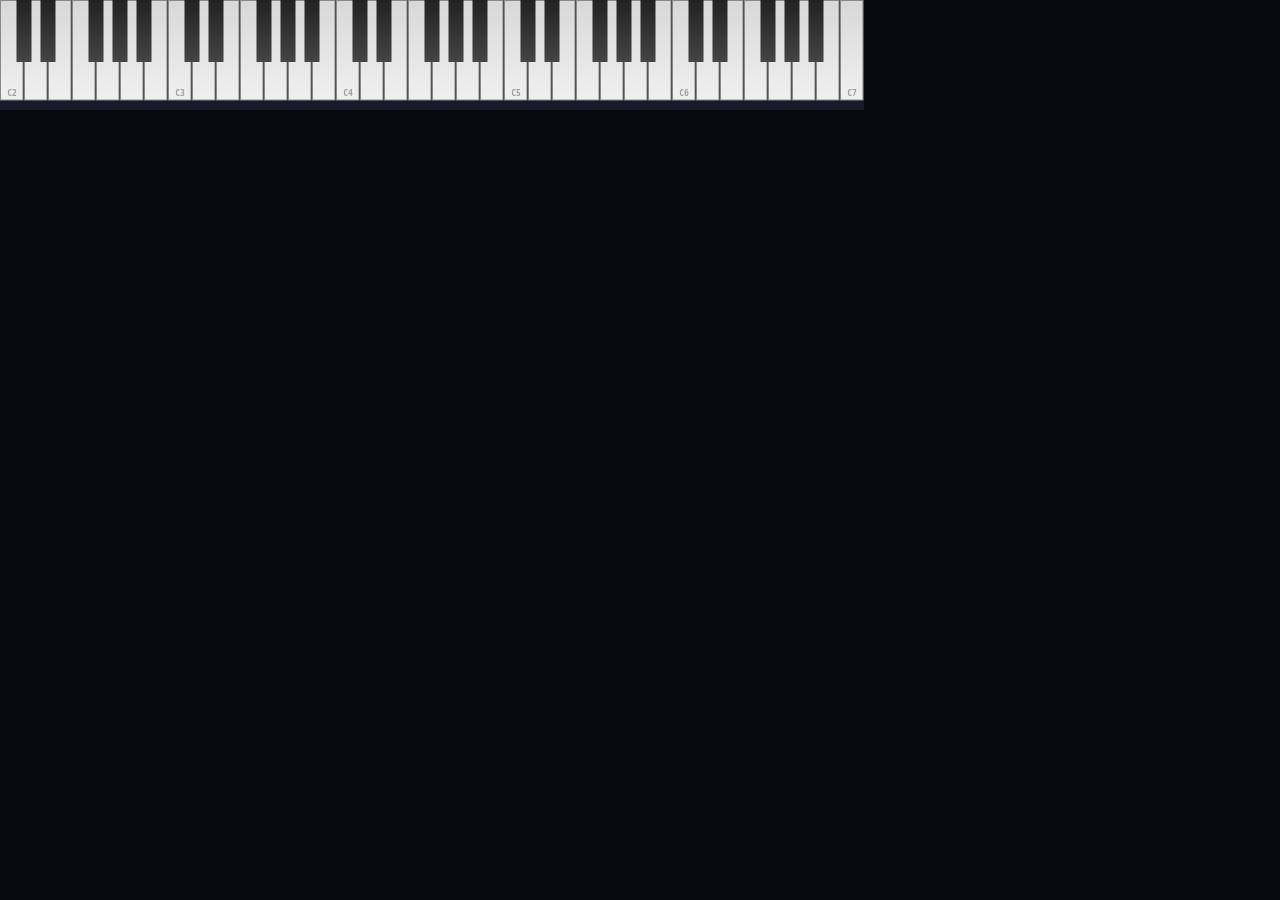
<file: kb61.html>
<!DOCTYPE html>
<html>
<head>
<meta charset="UTF-8">
<style>
* { margin:0; padding:0; box-sizing:border-box; }
body { background:#060a0f; overflow-x:auto; overflow-y:hidden; }
canvas { display:block; }
</style>
</head>
<body>
<canvas id="c"></canvas>
<script>
const WW=24, BW=15, WH=100, BH=62;
const START=36, END=96;
const BLACK=new Set([1,3,6,8,10]);
const NAMES=['C','C#','D','D#','E','F','F#','G','G#','A','A#','B'];

let rootNotes=[], chordNotes=[], lhNote=-1;

function getLayout() {
  const L=[]; let wx=0;
  for(let m=START;m<=END;m++){
    const pc=m%12, isB=BLACK.has(pc);
    if(isB){ L.push({m,isB:true, x:wx-BW/2}); }
    else   { L.push({m,isB:false,x:wx}); wx+=WW; }
  }
  return L;
}

const layout = getLayout();
const totalW = layout.filter(k=>!k.isB).length * WW;

function draw() {
  const c=document.getElementById('c');
  c.width=totalW; c.height=WH+10;
  c.style.width=totalW+'px'; c.style.height=(WH+10)+'px';
  const ctx=c.getContext('2d');

  ctx.fillStyle='#1a1a2a';
  ctx.fillRect(0,0,totalW,WH+10);

  // White keys
  layout.filter(k=>!k.isB).forEach(k=>{
    const isLH=lhNote===k.m, isR=rootNotes.includes(k.m), isC=chordNotes.includes(k.m);
    const g=ctx.createLinearGradient(k.x,0,k.x,WH);
    if(isLH){g.addColorStop(0,'#4a9eff');g.addColorStop(1,'#1a5aaa');}
    else if(isR){g.addColorStop(0,'#f0b429');g.addColorStop(1,'#c08010');}
    else if(isC){g.addColorStop(0,'#3ddc84');g.addColorStop(1,'#1a8a4a');}
    else{g.addColorStop(0,'#d8d8d8');g.addColorStop(1,'#f0f0f0');}
    ctx.fillStyle=g;
    ctx.fillRect(k.x,0,WW-1,WH);
    ctx.strokeStyle='#888'; ctx.lineWidth=1;
    ctx.strokeRect(k.x+.5,.5,WW-1.5,WH-.5);
    const pc=k.m%12, oct=Math.floor(k.m/12)-1;
    if(pc===0||isLH||isR||isC){
      ctx.fillStyle=(isLH||isR||isC)?'rgba(0,0,0,.75)':'rgba(0,0,0,.35)';
      ctx.font='bold 8px monospace'; ctx.textAlign='center';
      ctx.fillText(pc===0?`C${oct}`:NAMES[pc], k.x+WW/2, WH-4);
    }
  });

  // Black keys
  layout.filter(k=>k.isB).forEach(k=>{
    const isLH=lhNote===k.m, isR=rootNotes.includes(k.m), isC=chordNotes.includes(k.m);
    const g=ctx.createLinearGradient(k.x,0,k.x,BH);
    if(isLH){g.addColorStop(0,'#4a9eff');g.addColorStop(1,'#0a3070');}
    else if(isR){g.addColorStop(0,'#c08010');g.addColorStop(1,'#7a4000');}
    else if(isC){g.addColorStop(0,'#1a8a4a');g.addColorStop(1,'#0a4020');}
    else{g.addColorStop(0,'#222');g.addColorStop(1,'#444');}
    ctx.fillStyle=g;
    ctx.beginPath();
    ctx.rect(k.x,0,BW,BH);
    ctx.fill();
    if(isLH||isR||isC){
      ctx.shadowColor=isLH?'#4a9eff':isR?'#f0b429':'#3ddc84';
      ctx.shadowBlur=10; ctx.fill(); ctx.shadowBlur=0;
    }
  });
}

// Click handler
document.addEventListener('click', e=>{
  const c=document.getElementById('c');
  const rect=c.getBoundingClientRect();
  const sx=c.width/rect.width;
  const cx=(e.clientX-rect.left)*sx;
  const cy=(e.clientY-rect.top)*(c.height/rect.height);
  let hit=null;
  for(const k of layout){ if(k.isB&&cx>=k.x&&cx<=k.x+BW&&cy<=BH){hit=k;break;} }
  if(!hit){ for(const k of layout){ if(!k.isB&&cx>=k.x&&cx<=k.x+WW&&cy<=WH){hit=k;break;} } }
  if(hit) window.parent.postMessage({type:'kb61click',midi:hit.m},'*');
});

// Listen for chord updates from parent
window.addEventListener('message', e=>{
  if(e.data && e.data.type==='kb61update'){
    rootNotes  = e.data.rootNotes  || [];
    chordNotes = e.data.chordNotes || [];
    lhNote     = e.data.lhNote     ?? -1;
    draw();
  }
});

// Initial draw
draw();
</script>
</body>
</html>
</file>
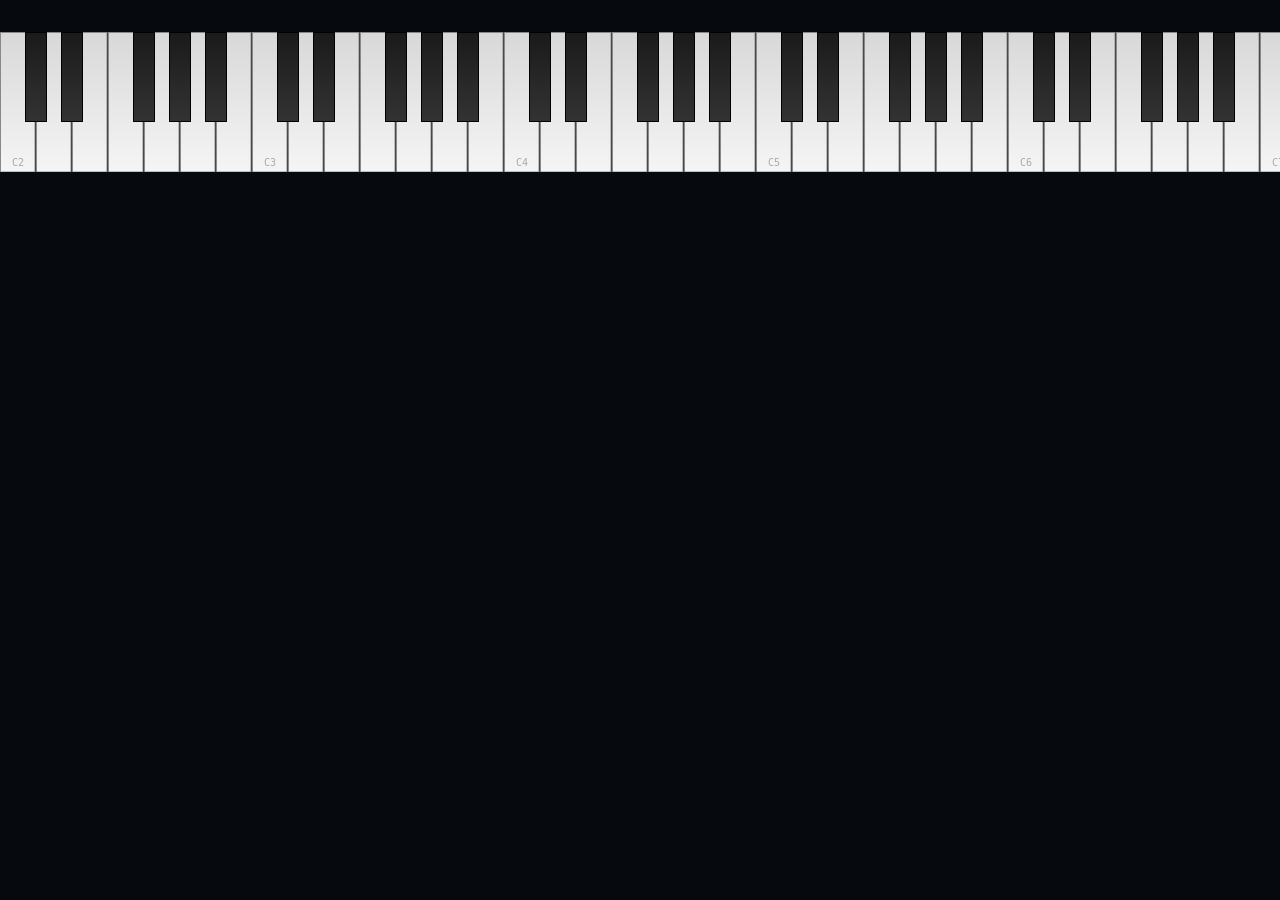
<file: claude/kb61.html>
<!DOCTYPE html>
<html>
<head>
<meta charset="UTF-8">
<style>
* { margin:0; padding:0; box-sizing:border-box; }
body { background:#060a0f; overflow-x:auto; overflow-y:hidden; }
canvas { display:block; }
</style>
</head>
<body>
<canvas id="c"></canvas>
<script>
const WW=36, BW=22, WH=140, BH=90;
const START=36, END=96;
const BLACK=new Set([1,3,6,8,10]);
const NAMES=['C','C#','D','D#','E','F','F#','G','G#','A','A#','B'];

let rootNotes=[], chordNotes=[], lhNote=-1;

function getLayout() {
  const L=[]; let wx=0;
  for(let m=START;m<=END;m++){
    const pc=m%12, isB=BLACK.has(pc);
    if(isB){ L.push({m,isB:true,  x:wx-BW/2}); }
    else   { L.push({m,isB:false, x:wx}); wx+=WW; }
  }
  return L;
}

const layout = getLayout();
const totalW = layout.filter(k=>!k.isB).length * WW;

function draw() {
  const c=document.getElementById('c');
  const dotZone=32;
  c.width=totalW; c.height=WH+dotZone;
  c.style.width=totalW+'px'; c.style.height=(WH+dotZone)+'px';
  const ctx=c.getContext('2d');

  ctx.fillStyle='#060a0f';
  ctx.fillRect(0,0,totalW,WH+dotZone);

  const oy=dotZone;

  // White keys — plain, no color
  layout.filter(k=>!k.isB).forEach(k=>{
    const g=ctx.createLinearGradient(k.x,oy,k.x,oy+WH);
    g.addColorStop(0,'#d8d8d8');
    g.addColorStop(1,'#f5f5f5');
    ctx.fillStyle=g;
    ctx.fillRect(k.x,oy,WW-1,WH);
    ctx.strokeStyle='#888'; ctx.lineWidth=1;
    ctx.strokeRect(k.x+.5,oy+.5,WW-1.5,WH-.5);

    const pc=k.m%12, oct=Math.floor(k.m/12)-1;
    const isActive=lhNote===k.m||rootNotes.includes(k.m)||chordNotes.includes(k.m);
    if(pc===0||isActive){
      ctx.fillStyle=isActive?'rgba(0,0,0,0.75)':'rgba(0,0,0,0.3)';
      ctx.font=isActive?'bold 11px monospace':'10px monospace';
      ctx.textAlign='center';
      ctx.fillText(pc===0?`C${oct}`:NAMES[pc], k.x+WW/2, oy+WH-6);
    }
  });

  // Black keys — plain dark
  layout.filter(k=>k.isB).forEach(k=>{
    const g=ctx.createLinearGradient(k.x,oy,k.x,oy+BH);
    g.addColorStop(0,'#1a1a1a');
    g.addColorStop(1,'#333');
    ctx.fillStyle=g;
    ctx.fillRect(k.x,oy,BW,BH);
    ctx.strokeStyle='#000'; ctx.lineWidth=1;
    ctx.strokeRect(k.x+.5,oy+.5,BW-1,BH-1);
  });

  // Dots above keys — only on active keys
  const DOT_R=10, DOT_Y=dotZone/2;

  function drawDot(k, color, label) {
    const cx=k.isB ? k.x+BW/2 : k.x+WW/2;
    ctx.shadowColor=color; ctx.shadowBlur=14;
    ctx.beginPath();
    ctx.arc(cx,DOT_Y,DOT_R,0,Math.PI*2);
    ctx.fillStyle=color;
    ctx.fill();
    ctx.shadowBlur=0;
    ctx.fillStyle='rgba(0,0,0,0.85)';
    ctx.font='bold 11px monospace';
    ctx.textAlign='center';
    ctx.textBaseline='middle';
    ctx.fillText(label,cx,DOT_Y);
    ctx.textBaseline='alphabetic';
  }

  // 左手根音 — 蓝点，手指5
  if(lhNote>=START && lhNote<=END){
    const k=layout.find(x=>x.m===lhNote);
    if(k) drawDot(k,'#4a9eff','5');
  }

  // 右手根音 — 金点，手指1
  if(rootNotes.length>0){
    const k=layout.find(x=>x.m===rootNotes[0]);
    if(k) drawDot(k,'#f0b429','1');
  }

  // 右手和弦音 — 绿点，手指3和5
  const extras=chordNotes.filter(m=>!rootNotes.includes(m));
  const fingers=['3','5'];
  extras.forEach((m,i)=>{
    if(m<START||m>END) return;
    const k=layout.find(x=>x.m===m);
    if(k) drawDot(k,'#3ddc84',fingers[i]||'');
  });
}

// 接收父页面消息
window.addEventListener('message', e=>{
  if(!e.data) return;
  if(e.data.type==='kb61update'){
    rootNotes  = e.data.rootNotes  || [];
    chordNotes = e.data.chordNotes || [];
    lhNote     = e.data.lhNote     ?? -1;
    draw();
  }
});

draw();
window.parent.postMessage({type:'kb61ready'},'*');
</script>
</body>
</html>
</file>
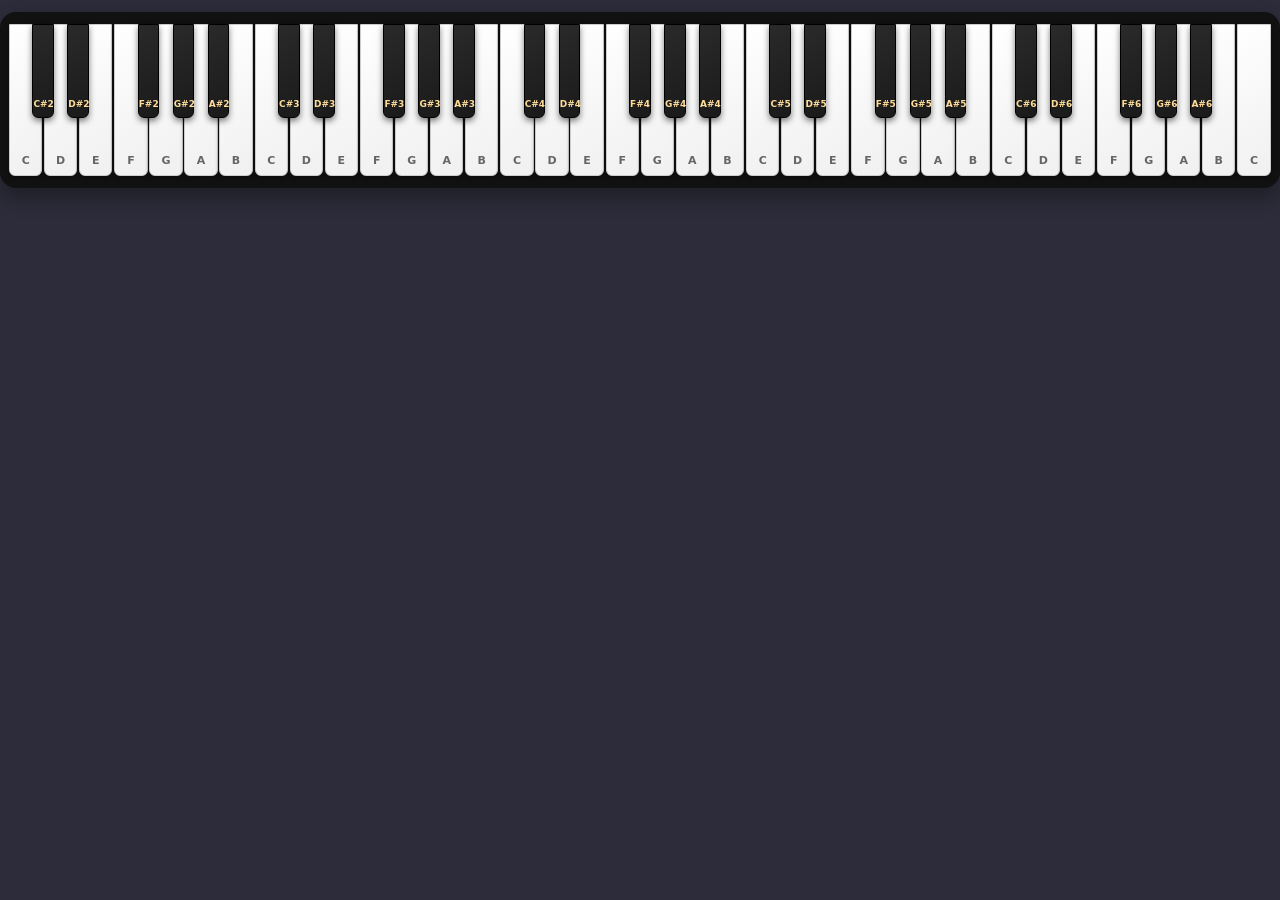
<file: dp/kb61.html>
<!DOCTYPE html>
<html lang="zh-CN">
<head>
    <meta charset="UTF-8">
    <meta name="viewport" content="width=device-width, initial-scale=1.0">
    <title>61键虚拟键盘</title>
    <style>
        * {
            user-select: none;
        }
        body {
            margin: 0;
            background: #2c2c3a;
            display: flex;
            justify-content: center;
            align-items: center;
            min-height: 200px;
            font-family: 'Segoe UI', 'Inter', system-ui;
        }
        .piano-61 {
            display: flex;
            background: #111;
            padding: 12px 8px;
            border-radius: 16px;
            box-shadow: 0 10px 20px rgba(0,0,0,0.3);
            overflow-x: auto;
            cursor: pointer;
        }
        .key {
            position: relative;
            float: left;
            border-radius: 0 0 6px 6px;
            cursor: pointer;
            transition: all 0.05s ease;
            box-shadow: 0 2px 4px rgba(0,0,0,0.4);
        }
        .white {
            background: linear-gradient(145deg, #fff 0%, #f0f0f0 100%);
            border: 1px solid #ccc;
            width: 32px;
            height: 150px;
            margin: 0 1px;
            z-index: 1;
        }
        .black {
            background: linear-gradient(145deg, #2a2a2a 0%, #1a1a1a 100%);
            width: 20px;
            height: 92px;
            margin-left: -11px;
            margin-right: -11px;
            z-index: 2;
            border: 1px solid #000;
            box-shadow: 0 3px 6px rgba(0,0,0,0.5);
        }
        .white.active {
            background: #7bc5ff;
            transform: translateY(3px);
            box-shadow: inset 0 2px 8px rgba(0,0,0,0.2);
        }
        .black.active {
            background: #ffaa44;
            transform: translateY(3px);
        }
        .key span {
            position: absolute;
            bottom: 8px;
            left: 0;
            right: 0;
            text-align: center;
            font-size: 11px;
            color: #666;
            font-weight: bold;
            pointer-events: none;
        }
        .black span {
            color: #ffdd99;
            font-size: 9px;
        }
        @media (max-width: 1000px) {
            .white { width: 26px; height: 120px; }
            .black { width: 16px; height: 75px; margin-left: -9px; margin-right: -9px; }
            .key span { font-size: 9px; }
        }
    </style>
</head>
<body>
<div class="piano-61" id="piano61"></div>
<script>
    (function() {
        const startMidi = 36;  // C2
        const endMidi = 96;    // C7
        const whiteNoteNames = ["C","D","E","F","G","A","B"];
        
        function isBlack(midi) {
            let p = midi % 12;
            return [1, 3, 6, 8, 10].includes(p);
        }
        
        function noteName(midi) {
            const oct = Math.floor(midi / 12) - 1;
            const pitchIdx = midi % 12;
            const names = ["C","C#","D","D#","E","F","F#","G","G#","A","A#","B"];
            return names[pitchIdx] + oct;
        }
        
        const container = document.getElementById('piano61');
        const keyElements = [];
        
        for (let m = startMidi; m <= endMidi; m++) {
            const isBlackKey = isBlack(m);
            const div = document.createElement('div');
            div.className = `key ${isBlackKey ? 'black' : 'white'}`;
            div.setAttribute('data-midi', m);
            div.setAttribute('data-note', noteName(m));
            
            const span = document.createElement('span');
            if (!isBlackKey) {
                span.innerText = noteName(m).replace(/\d/, '');
            } else {
                span.innerText = noteName(m);
            }
            div.appendChild(span);
            
            // 鼠标/触摸事件
            const activate = (e) => {
                e.preventDefault();
                e.stopPropagation();
                const midiVal = parseInt(div.getAttribute('data-midi'));
                // 发送到父窗口
                window.parent.postMessage({ type: 'keyDown', midi: midiVal }, '*');
                // 视觉反馈
                div.classList.add('active');
                // 声音反馈已在父窗口处理
            };
            
            const deactivate = (e) => {
                const midiVal = parseInt(div.getAttribute('data-midi'));
                window.parent.postMessage({ type: 'keyUp', midi: midiVal }, '*');
                div.classList.remove('active');
            };
            
            div.addEventListener('mousedown', activate);
            div.addEventListener('mouseup', deactivate);
            div.addEventListener('mouseleave', () => div.classList.remove('active'));
            div.addEventListener('touchstart', activate, { passive: false });
            div.addEventListener('touchend', deactivate);
            
            container.appendChild(div);
            keyElements.push(div);
        }
        
        // 监听来自父窗口的视觉反馈（自动演奏时高亮）
        window.addEventListener('message', (e) => {
            if (e.data && e.data.type === 'flashKey') {
                const midi = e.data.midi;
                const keyDiv = keyElements.find(k => parseInt(k.getAttribute('data-midi')) === midi);
                if (keyDiv) {
                    keyDiv.classList.add('active');
                    setTimeout(() => keyDiv.classList.remove('active'), 180);
                }
            }
        });
        
        // 确保容器可滚动
        container.style.overflowX = 'auto';
        container.style.cursor = 'grab';
        
        console.log('61键盘已加载，共', keyElements.length, '键');
    })();
</script>
</body>
</html>
</file>
<file: css/style.css>
/* 教会钢琴练习系统 — 样式 */


:root {
  --bg: #0a0e14;
  --surface: #111820;
  --surface2: #161e28;
  --border: #1e2d3d;
  --border2: #243040;
  --green: #3ddc84;
  --green-dim: #1a6e40;
  --green-glow: rgba(61,220,132,0.15);
  --gold: #f0b429;
  --gold-dim: #7a5c10;
  --blue: #4a9eff;
  --blue-dim: #1a3a6e;
  --red: #ff5c5c;
  --text: #c8d8e8;
  --text-dim: #5a7a94;
  --text-bright: #e8f4ff;
  --accent: #00d4ff;
}

* { box-sizing: border-box; margin: 0; padding: 0; }

body {
  background: var(--bg);
  color: var(--text);
  font-family: 'Noto Serif SC', serif;
  min-height: 100vh;
  overflow-x: hidden;
}

/* Grid scanline effect */
body::before {
  content: '';
  position: fixed;
  inset: 0;
  background: repeating-linear-gradient(0deg, transparent, transparent 2px, rgba(0,0,0,0.15) 2px, rgba(0,0,0,0.15) 4px);
  pointer-events: none;
  z-index: 999;
  opacity: 0.3;
}

/* ===== HEADER ===== */
.header {
  display: flex;
  align-items: center;
  justify-content: space-between;
  padding: 14px 20px;
  background: var(--surface);
  border-bottom: 1px solid var(--border);
  position: sticky;
  top: 0;
  z-index: 100;
}

.logo {
  display: flex;
  align-items: center;
  gap: 12px;
}

.logo-cross {
  width: 32px; height: 32px;
  border: 2px solid var(--green);
  border-radius: 2px;
  display: flex; align-items: center; justify-content: center;
  color: var(--green);
  font-size: 18px;
  box-shadow: 0 0 12px var(--green-glow);
}

.logo-text {
  font-family: 'Libre Baskerville', serif;
  font-size: 16px;
  color: var(--text-bright);
  letter-spacing: 0.5px;
}

.logo-sub {
  font-size: 10px;
  color: var(--text-dim);
  letter-spacing: 2px;
  font-family: 'Share Tech Mono', monospace;
  text-transform: uppercase;
  margin-top: 2px;
}

.status-pills {
  display: flex;
  gap: 8px;
  flex-wrap: wrap;
}

.pill {
  padding: 4px 10px;
  border-radius: 2px;
  font-size: 11px;
  font-family: 'Share Tech Mono', monospace;
  letter-spacing: 1px;
  border: 1px solid;
}

.pill-off { border-color: var(--border2); color: var(--text-dim); background: transparent; }
.pill-on  { border-color: var(--green-dim); color: var(--green); background: rgba(61,220,132,0.08); }
.pill-warn{ border-color: #5a4010; color: var(--gold); background: rgba(240,180,41,0.08); }

/* ===== LAYOUT ===== */
.app {
  display: grid;
  grid-template-columns: 220px 1fr 260px;
  grid-template-rows: auto;
  gap: 0;
  height: calc(100vh - 57px);
  overflow: hidden;
}

@media (max-width: 900px) {
  .app { grid-template-columns: 1fr; height: auto; overflow: visible; }
  .sidebar-right { display: none; }
}

/* ===== SIDEBAR LEFT ===== */
.sidebar-left {
  background: var(--surface);
  border-right: 1px solid var(--border);
  overflow-y: auto;
  padding: 12px;
}

.section-title {
  font-family: 'Share Tech Mono', monospace;
  font-size: 10px;
  letter-spacing: 2px;
  color: var(--text-dim);
  text-transform: uppercase;
  padding: 8px 4px 6px;
  border-bottom: 1px solid var(--border);
  margin-bottom: 8px;
}

.hymn-item {
  padding: 10px 10px;
  cursor: pointer;
  border: 1px solid transparent;
  border-radius: 2px;
  margin-bottom: 4px;
  transition: all 0.15s;
}

.hymn-item:hover { background: var(--surface2); border-color: var(--border2); }
.hymn-item.active {
  background: rgba(61,220,132,0.06);
  border-color: var(--green-dim);
}

.hymn-item .h-name { font-size: 13px; color: var(--text-bright); font-weight: 500; }
.hymn-item .h-en   { font-size: 10px; color: var(--text-dim); margin-top: 2px; font-family: 'Share Tech Mono', monospace; }
.hymn-item .h-tags { display: flex; gap: 4px; margin-top: 5px; flex-wrap: wrap; }

.tag {
  font-size: 9px;
  padding: 1px 5px;
  border-radius: 1px;
  font-family: 'Share Tech Mono', monospace;
  letter-spacing: 0.5px;
}

.tag-C  { background: rgba(74,158,255,0.12); color: #7ab8ff; border: 1px solid #1a3a6e; }
.tag-G  { background: rgba(61,220,132,0.1);  color: #6ddaa0; border: 1px solid #1a6e40; }
.tag-F  { background: rgba(240,180,41,0.1);  color: #f0c060; border: 1px solid #7a5c10; }
.tag-Bb { background: rgba(255,92,92,0.1);   color: #ff9090; border: 1px solid #6e1a1a; }
.tag-D  { background: rgba(160,80,240,0.1);  color: #c090ff; border: 1px solid #4a1a8e; }

/* ===== MAIN CENTER ===== */
.main {
  display: flex;
  flex-direction: column;
  overflow: hidden;
  background: var(--bg);
}

/* ===== TAB BAR ===== */
.tab-bar {
  display: flex;
  background: var(--surface);
  border-bottom: 1px solid var(--border);
  padding: 0 12px;
}

.tab {
  padding: 10px 16px;
  font-size: 12px;
  font-family: 'Share Tech Mono', monospace;
  letter-spacing: 1px;
  color: var(--text-dim);
  cursor: pointer;
  border-bottom: 2px solid transparent;
  transition: all 0.15s;
  user-select: none;
}

.tab:hover { color: var(--text); }
.tab.active { color: var(--green); border-bottom-color: var(--green); }

/* ===== SCORE PANEL ===== */
.score-area {
  flex: 1;
  overflow: hidden;
  position: relative;
  display: flex;
  flex-direction: column;
}

.tab-content { display: none; flex: 1; overflow: hidden; }
.tab-content.active { display: flex; flex-direction: column; flex: 1; }

/* Five-line staff canvas */
#staff-canvas {
  width: 100%;
  height: 120px;
  flex-shrink: 0;
  display: block;
  background: #0c1218;
  border-bottom: 1px solid var(--border);
}

/* Jianpu (numbered notation) scrolling */
.jianpu-wrap {
  background: #0c1218;
  border-bottom: 1px solid var(--border);
  padding: 10px 20px 8px;
  overflow-x: auto;
  overflow-y: hidden;
  flex-shrink: 0;
  position: relative;
}

.jianpu-row {
  display: flex;
  align-items: flex-end;
  gap: 0;
  white-space: nowrap;
  /* remove transition — we'll scroll the wrapper instead */
}

.jianpu-beat {
  display: inline-flex;
  flex-direction: column;
  align-items: center;
  width: 48px;
  flex-shrink: 0;
}

.jianpu-num {
  font-family: 'Share Tech Mono', monospace;
  font-size: 20px;
  color: var(--text-bright);
  line-height: 1;
  position: relative;
  transition: color 0.12s;
}

.jianpu-num.active-beat { color: var(--green); text-shadow: 0 0 10px var(--green); }
.jianpu-num.dot-above::before { content: '•'; position: absolute; top: -10px; left: 50%; transform: translateX(-50%); font-size: 10px; color: var(--text-dim); }
.jianpu-num.dot-below::after  { content: '•'; position: absolute; bottom: -10px; left: 50%; transform: translateX(-50%); font-size: 10px; color: var(--text-dim); }

.jianpu-dur {
  font-family: 'Share Tech Mono', monospace;
  font-size: 9px;
  color: var(--text-dim);
  margin-top: 3px;
}

.jianpu-chord {
  font-size: 11px;
  color: var(--gold);
  font-family: 'Libre Baskerville', serif;
  margin-bottom: 3px;
  min-height: 15px;
}

/* MIDI / Piano Roll scroll — fills ALL remaining space */
.midi-scroll-wrap {
  flex: 1;
  min-height: 0;        /* critical for flex children */
  position: relative;
  overflow: hidden;
  background: #080c10;
}

#midi-canvas {
  width: 100%; height: 100%;
  display: block;
}

/* Chord overlay */
.chord-overlay {
  position: absolute;
  top: 10px; right: 16px;
  display: flex;
  flex-direction: column;
  gap: 6px;
  z-index: 10;
}

.chord-badge {
  display: flex;
  align-items: center;
  gap: 8px;
  background: rgba(10,14,20,0.85);
  border: 1px solid var(--border2);
  padding: 8px 12px;
  border-radius: 2px;
  backdrop-filter: blur(4px);
}

.chord-root {
  font-family: 'Libre Baskerville', serif;
  font-size: 28px;
  font-weight: 700;
  color: var(--gold);
  line-height: 1;
}

.chord-qual {
  font-size: 13px;
  color: var(--text-dim);
  font-family: 'Libre Baskerville', serif;
  font-style: italic;
}

.chord-fn {
  font-size: 10px;
  font-family: 'Share Tech Mono', monospace;
  color: var(--text-dim);
  margin-left: 4px;
}

/* ===== TRANSPORT BAR ===== */
.transport {
  background: var(--surface);
  border-top: 1px solid var(--border);
  padding: 10px 16px;
  display: flex;
  align-items: center;
  gap: 12px;
  flex-wrap: wrap;
}

.transport-btn {
  width: 36px; height: 36px;
  background: var(--surface2);
  border: 1px solid var(--border2);
  color: var(--text);
  display: flex; align-items: center; justify-content: center;
  cursor: pointer;
  font-size: 14px;
  transition: all 0.15s;
  border-radius: 2px;
}

.transport-btn:hover { border-color: var(--green-dim); color: var(--green); }
.transport-btn.active { background: rgba(61,220,132,0.1); border-color: var(--green); color: var(--green); box-shadow: 0 0 8px var(--green-glow); }

.bpm-control {
  display: flex;
  align-items: center;
  gap: 8px;
  font-family: 'Share Tech Mono', monospace;
  font-size: 12px;
  color: var(--text-dim);
}

.bpm-val {
  font-size: 20px;
  color: var(--text-bright);
  min-width: 44px;
  text-align: center;
}

input[type=range] {
  accent-color: var(--green);
  cursor: pointer;
  width: 80px;
}

.time-display {
  font-family: 'Share Tech Mono', monospace;
  font-size: 14px;
  color: var(--accent);
  letter-spacing: 2px;
  margin-left: 4px;
}

.key-sel {
  background: var(--surface2);
  border: 1px solid var(--border2);
  color: var(--text);
  padding: 6px 10px;
  font-family: 'Share Tech Mono', monospace;
  font-size: 11px;
  border-radius: 2px;
  cursor: pointer;
  outline: none;
}

.key-sel:focus { border-color: var(--green-dim); }

/* ===== SIDEBAR RIGHT ===== */
.sidebar-right {
  background: var(--surface);
  border-left: 1px solid var(--border);
  overflow-y: auto;
  display: flex;
  flex-direction: column;
}

.right-section {
  padding: 12px;
  border-bottom: 1px solid var(--border);
}

/* LK-280 Panel */
.lk-display {
  background: #000;
  border: 2px solid #222;
  border-radius: 4px;
  padding: 12px;
  margin-bottom: 10px;
  font-family: 'Share Tech Mono', monospace;
  color: #00ff88;
  font-size: 12px;
  line-height: 1.6;
  text-shadow: 0 0 6px #00ff88;
  min-height: 80px;
}

.lk-row { display: flex; justify-content: space-between; }

.mini-keyboard {
  display: flex;
  justify-content: center;
  margin: 8px 0;
  position: relative;
  height: 50px;
}

.mk-white {
  width: 16px; height: 50px;
  background: linear-gradient(to bottom, #ddd, #fff);
  border: 1px solid #999;
  border-radius: 0 0 2px 2px;
  position: relative;
  cursor: pointer;
  transition: background 0.08s;
}

.mk-white.lit { background: linear-gradient(to bottom, #b8ff80, #e0ffb0); box-shadow: 0 0 6px rgba(100,255,80,0.5); }
.mk-white.wrong { background: linear-gradient(to bottom, #ff8080, #ffb0b0); }

.mk-black {
  width: 10px; height: 32px;
  background: #111;
  border-radius: 0 0 2px 2px;
  position: absolute;
  top: 0;
  z-index: 2;
  cursor: pointer;
  transition: background 0.08s;
}

.mk-black.lit { background: #60aa40; box-shadow: 0 0 4px rgba(100,220,80,0.6); }

.mk-wrap { position: relative; }

/* feedback row */
.feedback-item {
  display: flex;
  align-items: center;
  gap: 8px;
  padding: 6px 8px;
  background: var(--surface2);
  border: 1px solid var(--border);
  border-radius: 2px;
  margin-bottom: 4px;
  font-size: 11px;
}

.fb-icon { font-size: 14px; }
.fb-label { color: var(--text-dim); font-family: 'Share Tech Mono', monospace; }
.fb-val { margin-left: auto; font-family: 'Share Tech Mono', monospace; color: var(--green); }

/* Zoom panel */
.zoom-status {
  display: flex;
  align-items: center;
  gap: 8px;
  padding: 8px 10px;
  background: var(--surface2);
  border: 1px solid var(--border);
  border-radius: 2px;
  margin-bottom: 8px;
}

.zoom-dot {
  width: 8px; height: 8px;
  border-radius: 50%;
  background: var(--red);
  box-shadow: 0 0 6px var(--red);
  flex-shrink: 0;
}

.zoom-dot.live { background: var(--green); box-shadow: 0 0 6px var(--green); animation: pulse 1.5s infinite; }

@keyframes pulse { 0%,100%{opacity:1} 50%{opacity:0.4} }

.zoom-label { font-family: 'Share Tech Mono', monospace; font-size: 11px; color: var(--text-dim); }

.zoom-quality-row {
  display: grid;
  grid-template-columns: 1fr 1fr;
  gap: 6px;
  margin-bottom: 8px;
}

.q-card {
  background: var(--surface2);
  border: 1px solid var(--border);
  padding: 8px;
  text-align: center;
}

.q-val { font-family: 'Share Tech Mono', monospace; font-size: 18px; color: var(--text-bright); }
.q-lbl { font-size: 9px; color: var(--text-dim); letter-spacing: 1px; text-transform: uppercase; margin-top: 2px; }

.vumeter {
  height: 8px;
  background: var(--border);
  border-radius: 1px;
  overflow: hidden;
  margin-bottom: 4px;
}

.vumeter-fill {
  height: 100%;
  background: linear-gradient(to right, var(--green), var(--gold), var(--red));
  border-radius: 1px;
  transition: width 0.1s;
}

.vumeter-label { font-size: 10px; color: var(--text-dim); font-family: 'Share Tech Mono', monospace; margin-bottom: 6px; }

/* Chord progression panel */
.chord-prog {
  display: flex;
  gap: 4px;
  flex-wrap: wrap;
}

.cp-chord {
  padding: 6px 10px;
  background: var(--surface2);
  border: 1px solid var(--border);
  border-radius: 2px;
  font-family: 'Libre Baskerville', serif;
  font-size: 14px;
  color: var(--text);
  cursor: pointer;
  transition: all 0.15s;
  position: relative;
}

.cp-chord:hover { border-color: var(--gold-dim); color: var(--gold); }
.cp-chord.current {
  background: rgba(240,180,41,0.1);
  border-color: var(--gold);
  color: var(--gold);
  box-shadow: 0 0 8px rgba(240,180,41,0.2);
}

/* btn */
.btn {
  padding: 7px 14px;
  background: var(--surface2);
  border: 1px solid var(--border2);
  color: var(--text);
  font-family: 'Share Tech Mono', monospace;
  font-size: 11px;
  letter-spacing: 1px;
  cursor: pointer;
  border-radius: 2px;
  transition: all 0.15s;
}

.btn:hover { border-color: var(--green-dim); color: var(--green); }
.btn-green { border-color: var(--green-dim); color: var(--green); background: rgba(61,220,132,0.06); }
.btn-green:hover { background: rgba(61,220,132,0.12); }
.btn-gold { border-color: var(--gold-dim); color: var(--gold); background: rgba(240,180,41,0.06); }

/* practice style buttons */
.psb {
  padding: 5px 12px;
  background: transparent;
  border: 1px solid var(--border2);
  color: var(--text-dim);
  font-family: 'Share Tech Mono', monospace;
  font-size: 11px;
  cursor: pointer;
  border-radius: 2px;
  transition: all 0.15s;
}
.psb:hover { border-color: var(--gold-dim); color: var(--gold); }
.active-psb { border-color: var(--gold) !important; color: var(--gold) !important; background: rgba(240,180,41,0.08) !important; }

/* pulse dots */
.pulse-dot {
  width: 36px; height: 36px;
  border-radius: 50%;
  background: #0a1a14;
  border: 2px solid #0f3020;
  display: flex; align-items: center; justify-content: center;
  font-family: 'Share Tech Mono', monospace;
  font-size: 12px;
  color: #1a4a2a;
  transition: all 0.08s;
  flex-shrink: 0;
}
.big-dot { width: 48px; height: 48px; font-size: 14px; }
.pulse-dot.beat-on-root  { background: rgba(240,180,41,0.2); border-color: #f0b429; color: #f0b429; transform: scale(1.15); }
.pulse-dot.beat-on-chord { background: rgba(61,220,132,0.15); border-color: #3ddc84; color: #3ddc84; transform: scale(1.05); }

/* 61-key piano */
.k61-white {
  width: 24px; height: 100px;
  background: linear-gradient(to bottom, #ddd 0%, #f5f5f5 100%);
  border: 1px solid #888;
  border-radius: 0 0 4px 4px;
  position: relative;
  cursor: pointer;
  flex-shrink: 0;
  box-sizing: border-box;
}
.k61-white.k-root  { background: linear-gradient(to bottom, #f0b429, #c08010); border-color: #f0b429; box-shadow: 0 0 8px rgba(240,180,41,0.6); }
.k61-white.k-chord { background: linear-gradient(to bottom, #3ddc84, #1a8a4a); border-color: #3ddc84; box-shadow: 0 0 8px rgba(61,220,132,0.5); }
.k61-white.k-lh    { background: linear-gradient(to bottom, #4a9eff, #1a5aaa); border-color: #4a9eff; box-shadow: 0 0 8px rgba(74,158,255,0.5); }
.k61-black {
  position: absolute;
  top: 0;
  width: 15px; height: 62px;
  background: #111;
  border-radius: 0 0 3px 3px;
  z-index: 2;
  cursor: pointer;
  left: 16px;
}
.k61-black.k-root  { background: linear-gradient(to bottom,#c08010,#8a5000); box-shadow: 0 0 6px rgba(240,180,41,0.7); }
.k61-black.k-chord { background: linear-gradient(to bottom,#1a8a4a,#0a5030); box-shadow: 0 0 6px rgba(61,220,132,0.6); }
.k61-black.k-lh    { background: linear-gradient(to bottom,#1a5aaa,#0a3070); box-shadow: 0 0 6px rgba(74,158,255,0.6); }

.k61-label {
  position: absolute;
  bottom: 4px; left: 50%;
  transform: translateX(-50%);
  font-size: 8px;
  font-family: 'Share Tech Mono', monospace;
  color: rgba(0,0,0,0.45);
  pointer-events: none;
  white-space: nowrap;
}
.k61-white.k-root .k61-label,
.k61-white.k-chord .k61-label,
.k61-white.k-lh .k61-label { color: rgba(0,0,0,0.75); font-weight: bold; }

/* beat cell for practice tab */
.prac-cell {
  display: flex; flex-direction: column; align-items: center; gap: 3px;
  min-width: 48px;
}
.prac-note {
  width: 40px; height: 40px;
  border-radius: 3px;
  border: 2px solid #1e2d3d;
  display: flex; align-items: center; justify-content: center;
  font-family: 'Share Tech Mono', monospace;
  font-size: 12px;
  color: #3a5a4a;
  background: #0a1218;
  transition: all 0.08s;
}
.prac-note.on-root  { background: rgba(240,180,41,0.18); border-color: #f0b429; color: #f0b429; box-shadow: 0 0 8px rgba(240,180,41,0.3); }
.prac-note.on-chord { background: rgba(61,220,132,0.14); border-color: #3ddc84; color: #3ddc84; box-shadow: 0 0 6px rgba(61,220,132,0.25); }
.prac-note.on-rest  { border-color: #141e28; color: #1e2d3d; }
.prac-cell-lbl { font-family: 'Share Tech Mono', monospace; font-size: 9px; color: #2a4a3a; }

/* exam overlay — keep but simplify */
  padding: 6px 14px;
  background: transparent;
  border: 1px solid #243040;
  color: #5a7a94;
  font-family: 'Share Tech Mono', monospace;
  font-size: 11px;
  cursor: pointer;
  border-radius: 2px;
  transition: all 0.15s;
}
.exam-style-btn:hover { border-color: #f0b429; color: #f0b429; }
.active-esb { border-color: #f0b429 !important; color: #f0b429 !important; background: rgba(240,180,41,0.08) !important; }

/* beat cell */
.beat-cell {
  display: flex;
  flex-direction: column;
  align-items: center;
  gap: 4px;
  min-width: 52px;
}
.beat-note {
  width: 44px; height: 44px;
  border-radius: 3px;
  border: 2px solid #1e2d3d;
  display: flex; align-items: center; justify-content: center;
  font-family: 'Share Tech Mono', monospace;
  font-size: 13px;
  color: #3a5a4a;
  background: #0a1218;
  transition: all 0.1s;
}
.beat-note.lit-root  { background: rgba(240,180,41,0.15); border-color: #f0b429; color: #f0b429; box-shadow: 0 0 10px rgba(240,180,41,0.3); }
.beat-note.lit-chord { background: rgba(61,220,132,0.12); border-color: #3ddc84; color: #3ddc84; box-shadow: 0 0 8px rgba(61,220,132,0.25); }
.beat-note.lit-rest  { background: transparent; border-color: #1e2d3d; color: #243040; }
.beat-label { font-family: 'Share Tech Mono', monospace; font-size: 9px; color: #3a5a4a; letter-spacing: 1px; }
::-webkit-scrollbar { width: 4px; height: 4px; }
::-webkit-scrollbar-track { background: transparent; }
::-webkit-scrollbar-thumb { background: var(--border2); border-radius: 2px; }

/* AI chat */
.ai-chat { display: flex; flex-direction: column; gap: 6px; }
.ai-msg { padding: 8px 10px; border-radius: 2px; font-size: 12px; line-height: 1.6; }
.ai-msg-user { background: rgba(74,158,255,0.08); border: 1px solid var(--blue-dim); color: var(--blue); text-align: right; }
.ai-msg-ai { background: rgba(61,220,132,0.05); border: 1px solid var(--green-dim); color: var(--text); }

.ai-input-row { display: flex; gap: 6px; margin-top: 6px; }
.ai-inp {
  flex: 1;
  background: var(--surface2);
  border: 1px solid var(--border2);
  color: var(--text);
  padding: 7px 10px;
  font-family: 'Noto Serif SC', serif;
  font-size: 12px;
  border-radius: 2px;
  outline: none;
}

.ai-inp:focus { border-color: var(--green-dim); }
.ai-inp::placeholder { color: var(--text-dim); }

@keyframes fadeUp { from{opacity:0;transform:translateY(4px)} to{opacity:1;transform:none} }
.fade-up { animation: fadeUp 0.3s ease; }
</file>
<file: claude/css/style.css>
/* 教会钢琴练习系统 — 样式 */


:root {
  --bg: #0a0e14;
  --surface: #111820;
  --surface2: #161e28;
  --border: #1e2d3d;
  --border2: #243040;
  --green: #3ddc84;
  --green-dim: #1a6e40;
  --green-glow: rgba(61,220,132,0.15);
  --gold: #f0b429;
  --gold-dim: #7a5c10;
  --blue: #4a9eff;
  --blue-dim: #1a3a6e;
  --red: #ff5c5c;
  --text: #c8d8e8;
  --text-dim: #5a7a94;
  --text-bright: #e8f4ff;
  --accent: #00d4ff;
}

* { box-sizing: border-box; margin: 0; padding: 0; }

body {
  background: var(--bg);
  color: var(--text);
  font-family: 'Noto Serif SC', serif;
  min-height: 100vh;
  overflow-x: hidden;
}

/* Grid scanline effect */
body::before {
  content: '';
  position: fixed;
  inset: 0;
  background: repeating-linear-gradient(0deg, transparent, transparent 2px, rgba(0,0,0,0.15) 2px, rgba(0,0,0,0.15) 4px);
  pointer-events: none;
  z-index: 999;
  opacity: 0.3;
}

/* ===== HEADER ===== */
.header {
  display: flex;
  align-items: center;
  justify-content: space-between;
  padding: 14px 20px;
  background: var(--surface);
  border-bottom: 1px solid var(--border);
  position: sticky;
  top: 0;
  z-index: 100;
}

.logo {
  display: flex;
  align-items: center;
  gap: 12px;
}

.logo-cross {
  width: 32px; height: 32px;
  border: 2px solid var(--green);
  border-radius: 2px;
  display: flex; align-items: center; justify-content: center;
  color: var(--green);
  font-size: 34px;
  box-shadow: 0 0 12px var(--green-glow);
}

.logo-text {
  font-family: 'Libre Baskerville', serif;
  font-size: 34px;
  color: var(--text-bright);
  letter-spacing: 0.5px;
}

.logo-sub {
  font-size: 24px;
  color: var(--text-dim);
  letter-spacing: 2px;
  font-family: 'Share Tech Mono', monospace;
  text-transform: uppercase;
  margin-top: 2px;
}

.status-pills {
  display: flex;
  gap: 8px;
  flex-wrap: wrap;
}

.pill {
  padding: 4px 10px;
  border-radius: 2px;
  font-size: 24px;
  font-family: 'Share Tech Mono', monospace;
  letter-spacing: 1px;
  border: 1px solid;
}

.pill-off { border-color: var(--border2); color: var(--text-dim); background: transparent; }
.pill-on  { border-color: var(--green-dim); color: var(--green); background: rgba(61,220,132,0.08); }
.pill-warn{ border-color: #5a4010; color: var(--gold); background: rgba(240,180,41,0.08); }

/* ===== LAYOUT ===== */
.app {
  display: grid;
  grid-template-columns: 220px 1fr 260px;
  grid-template-rows: auto;
  gap: 0;
  height: calc(100vh - 57px);
  overflow: hidden;
}

@media (max-width: 900px) {
  .app { grid-template-columns: 1fr; height: auto; overflow: visible; }
  .sidebar-right { display: none; }
}

/* ===== SIDEBAR LEFT ===== */
.sidebar-left {
  background: var(--surface);
  border-right: 1px solid var(--border);
  overflow-y: auto;
  padding: 12px;
}

.section-title {
  font-family: 'Share Tech Mono', monospace;
  font-size: 30px;
  letter-spacing: 2px;
  color: var(--text-dim);
  text-transform: uppercase;
  padding: 8px 4px 6px;
  border-bottom: 1px solid var(--border);
  margin-bottom: 8px;
}

.hymn-item {
  padding: 10px 10px;
  cursor: pointer;
  border: 1px solid transparent;
  border-radius: 2px;
  margin-bottom: 4px;
  transition: all 0.15s;
}

.hymn-item:hover { background: var(--surface2); border-color: var(--border2); }
.hymn-item.active {
  background: rgba(61,220,132,0.06);
  border-color: var(--green-dim);
}

.hymn-item .h-name { font-size: 13px; color: var(--text-bright); font-weight: 500; }
.hymn-item .h-en   { font-size: 10px; color: var(--text-dim); margin-top: 2px; font-family: 'Share Tech Mono', monospace; }
.hymn-item .h-tags { display: flex; gap: 4px; margin-top: 5px; flex-wrap: wrap; }

.tag {
  font-size: 16px;
  padding: 1px 5px;
  border-radius: 1px;
  font-family: 'Share Tech Mono', monospace;
  letter-spacing: 0.5px;
}

.tag-C  { background: rgba(74,158,255,0.12); color: #7ab8ff; border: 1px solid #1a3a6e; }
.tag-G  { background: rgba(61,220,132,0.1);  color: #6ddaa0; border: 1px solid #1a6e40; }
.tag-F  { background: rgba(240,180,41,0.1);  color: #f0c060; border: 1px solid #7a5c10; }
.tag-Bb { background: rgba(255,92,92,0.1);   color: #ff9090; border: 1px solid #6e1a1a; }
.tag-D  { background: rgba(160,80,240,0.1);  color: #c090ff; border: 1px solid #4a1a8e; }

/* ===== MAIN CENTER ===== */
.main {
  display: flex;
  flex-direction: column;
  overflow: hidden;
  background: var(--bg);
}

/* ===== TAB BAR ===== */
.tab-bar {
  display: flex;
  background: var(--surface);
  border-bottom: 1px solid var(--border);
  padding: 0 12px;
}

.tab {
  padding: 10px 16px;
  font-size: 18px;
  font-family: 'Share Tech Mono', monospace;
  letter-spacing: 1px;
  color: var(--text-dim);
  cursor: pointer;
  border-bottom: 2px solid transparent;
  transition: all 0.15s;
  user-select: none;
}

.tab:hover { color: var(--text); }
.tab.active { color: var(--green); border-bottom-color: var(--green); }

/* ===== SCORE PANEL ===== */
.score-area {
  flex: 1;
  overflow: hidden;
  position: relative;
  display: flex;
  flex-direction: column;
}

.tab-content { display: none; flex: 1; overflow: hidden; }
.tab-content.active { display: flex; flex-direction: column; flex: 1; }

/* Five-line staff canvas */
#staff-canvas {
  width: 100%;
  height: 120px;
  flex-shrink: 0;
  display: block;
  background: #0c1218;
  border-bottom: 1px solid var(--border);
}

/* Jianpu (numbered notation) scrolling */
.jianpu-wrap {
  background: #0c1218;
  border-bottom: 1px solid var(--border);
  padding: 10px 20px 8px;
  overflow-x: auto;
  overflow-y: hidden;
  flex-shrink: 0;
  position: relative;
}

.jianpu-row {
  display: flex;
  align-items: flex-end;
  gap: 0;
  white-space: nowrap;
  /* remove transition — we'll scroll the wrapper instead */
}

.jianpu-beat {
  display: inline-flex;
  flex-direction: column;
  align-items: center;
  width: 48px;
  flex-shrink: 0;
}

.jianpu-num {
  font-family: 'Share Tech Mono', monospace;
  font-size: 20px;
  color: var(--text-bright);
  line-height: 1;
  position: relative;
  transition: color 0.12s;
}

.jianpu-num.active-beat { color: var(--green); text-shadow: 0 0 10px var(--green); }
.jianpu-num.dot-above::before { content: '•'; position: absolute; top: -10px; left: 50%; transform: translateX(-50%); font-size: 10px; color: var(--text-dim); }
.jianpu-num.dot-below::after  { content: '•'; position: absolute; bottom: -10px; left: 50%; transform: translateX(-50%); font-size: 10px; color: var(--text-dim); }

.jianpu-dur {
  font-family: 'Share Tech Mono', monospace;
  font-size: 9px;
  color: var(--text-dim);
  margin-top: 3px;
}

.jianpu-chord {
  font-size: 16px;
  color: var(--gold);
  font-family: 'Libre Baskerville', serif;
  margin-bottom: 3px;
  min-height: 15px;
}

/* MIDI / Piano Roll scroll — fills ALL remaining space */
.midi-scroll-wrap {
  flex: 1;
  min-height: 0;        /* critical for flex children */
  position: relative;
  overflow: hidden;
  background: #080c10;
}

#midi-canvas {
  width: 100%; height: 100%;
  display: block;
}

/* Chord overlay */
.chord-overlay {
  position: absolute;
  top: 10px; right: 16px;
  display: flex;
  flex-direction: column;
  gap: 6px;
  z-index: 10;
}

.chord-badge {
  display: flex;
  align-items: center;
  gap: 8px;
  background: rgba(10,14,20,0.85);
  border: 1px solid var(--border2);
  padding: 8px 12px;
  border-radius: 2px;
  backdrop-filter: blur(4px);
}

.chord-root {
  font-family: 'Libre Baskerville', serif;
  font-size: 48px;
  font-weight: 700;
  color: var(--gold);
  line-height: 1;
}

.chord-qual {
  font-size: 24px;
  color: var(--text-dim);
  font-family: 'Libre Baskerville', serif;
  font-style: italic;
}

.chord-fn {
  font-size: 20px;
  font-family: 'Share Tech Mono', monospace;
  color: var(--text-dim);
  margin-left: 4px;
}

/* ===== TRANSPORT BAR ===== */
.transport {
  background: var(--surface);
  border-top: 1px solid var(--border);
  padding: 10px 16px;
  display: flex;
  align-items: center;
  gap: 12px;
  flex-wrap: wrap;
}

.transport-btn {
  width: 36px; height: 36px;
  background: var(--surface2);
  border: 1px solid var(--border2);
  color: var(--text);
  display: flex; align-items: center; justify-content: center;
  cursor: pointer;
  font-size: 14px;
  transition: all 0.15s;
  border-radius: 2px;
}

.transport-btn:hover { border-color: var(--green-dim); color: var(--green); }
.transport-btn.active { background: rgba(61,220,132,0.1); border-color: var(--green); color: var(--green); box-shadow: 0 0 8px var(--green-glow); }

.bpm-control {
  display: flex;
  align-items: center;
  gap: 8px;
  font-family: 'Share Tech Mono', monospace;
  font-size: 12px;
  color: var(--text-dim);
}

.bpm-val {
  font-size: 30px;
  color: var(--text-bright);
  min-width: 44px;
  text-align: center;
}

input[type=range] {
  accent-color: var(--green);
  cursor: pointer;
  width: 80px;
}

.time-display {
  font-family: 'Share Tech Mono', monospace;
  font-size: 24px;
  color: var(--accent);
  letter-spacing: 2px;
  margin-left: 4px;
}

.key-sel {
  background: var(--surface2);
  border: 1px solid var(--border2);
  color: var(--text);
  padding: 6px 10px;
  font-family: 'Share Tech Mono', monospace;
  font-size: 11px;
  border-radius: 2px;
  cursor: pointer;
  outline: none;
}

.key-sel:focus { border-color: var(--green-dim); }

/* ===== SIDEBAR RIGHT ===== */
.sidebar-right {
  background: var(--surface);
  border-left: 1px solid var(--border);
  overflow-y: auto;
  display: flex;
  flex-direction: column;
}

.right-section {
  padding: 12px;
  border-bottom: 1px solid var(--border);
}

/* LK-280 Panel */
.lk-display {
  background: #000;
  border: 2px solid #222;
  border-radius: 4px;
  padding: 12px;
  margin-bottom: 10px;
  font-family: 'Share Tech Mono', monospace;
  color: #00ff88;
  font-size: 12px;
  line-height: 1.6;
  text-shadow: 0 0 6px #00ff88;
  min-height: 80px;
}

.lk-row { display: flex; justify-content: space-between; }

.mini-keyboard {
  display: flex;
  justify-content: center;
  margin: 8px 0;
  position: relative;
  height: 50px;
}

.mk-white {
  width: 16px; height: 50px;
  background: linear-gradient(to bottom, #ddd, #fff);
  border: 1px solid #999;
  border-radius: 0 0 2px 2px;
  position: relative;
  cursor: pointer;
  transition: background 0.08s;
}

.mk-white.lit { background: linear-gradient(to bottom, #b8ff80, #e0ffb0); box-shadow: 0 0 6px rgba(100,255,80,0.5); }
.mk-white.wrong { background: linear-gradient(to bottom, #ff8080, #ffb0b0); }

.mk-black {
  width: 10px; height: 32px;
  background: #111;
  border-radius: 0 0 2px 2px;
  position: absolute;
  top: 0;
  z-index: 2;
  cursor: pointer;
  transition: background 0.08s;
}

.mk-black.lit { background: #60aa40; box-shadow: 0 0 4px rgba(100,220,80,0.6); }

.mk-wrap { position: relative; }

/* feedback row */
.feedback-item {
  display: flex;
  align-items: center;
  gap: 8px;
  padding: 6px 8px;
  background: var(--surface2);
  border: 1px solid var(--border);
  border-radius: 2px;
  margin-bottom: 4px;
  font-size: 16px;
}

.fb-icon { font-size: 18px; }
.fb-label { color: var(--text-dim); font-family: 'Share Tech Mono', monospace; font-size: 16px; }
.fb-val { margin-left: auto; font-family: 'Share Tech Mono', monospace; color: var(--green); font-size: 16px; }

/* Zoom panel */
.zoom-status {
  display: flex;
  align-items: center;
  gap: 8px;
  padding: 8px 10px;
  background: var(--surface2);
  border: 1px solid var(--border);
  border-radius: 2px;
  margin-bottom: 8px;
}

.zoom-dot {
  width: 8px; height: 8px;
  border-radius: 50%;
  background: var(--red);
  box-shadow: 0 0 6px var(--red);
  flex-shrink: 0;
}

.zoom-dot.live { background: var(--green); box-shadow: 0 0 6px var(--green); animation: pulse 1.5s infinite; }

@keyframes pulse { 0%,100%{opacity:1} 50%{opacity:0.4} }

.zoom-label { font-family: 'Share Tech Mono', monospace; font-size: 16px; color: var(--text-dim); }

.zoom-quality-row {
  display: grid;
  grid-template-columns: 1fr 1fr;
  gap: 6px;
  margin-bottom: 8px;
}

.q-card {
  background: var(--surface2);
  border: 1px solid var(--border);
  padding: 8px;
  text-align: center;
}

.q-val { font-family: 'Share Tech Mono', monospace; font-size: 22px; color: var(--text-bright); }
.q-lbl { font-size: 14px; color: var(--text-dim); letter-spacing: 1px; text-transform: uppercase; margin-top: 2px; }

.vumeter {
  height: 8px;
  background: var(--border);
  border-radius: 1px;
  overflow: hidden;
  margin-bottom: 4px;
}

.vumeter-fill {
  height: 100%;
  background: linear-gradient(to right, var(--green), var(--gold), var(--red));
  border-radius: 1px;
  transition: width 0.1s;
}

.vumeter-label { font-size: 15px; color: var(--text-dim); font-family: 'Share Tech Mono', monospace; margin-bottom: 6px; }

/* Chord progression panel */
.chord-prog {
  display: flex;
  gap: 4px;
  flex-wrap: wrap;
}

.cp-chord {
  padding: 6px 10px;
  background: var(--surface2);
  border: 1px solid var(--border);
  border-radius: 2px;
  font-family: 'Libre Baskerville', serif;
  font-size: 14px;
  color: var(--text);
  cursor: pointer;
  transition: all 0.15s;
  position: relative;
}

.cp-chord:hover { border-color: var(--gold-dim); color: var(--gold); }
.cp-chord.current {
  background: rgba(240,180,41,0.1);
  border-color: var(--gold);
  color: var(--gold);
  box-shadow: 0 0 8px rgba(240,180,41,0.2);
}

/* btn */
.btn {
  padding: 7px 14px;
  background: var(--surface2);
  border: 1px solid var(--border2);
  color: var(--text);
  font-family: 'Share Tech Mono', monospace;
  font-size: 18px;
  letter-spacing: 1px;
  cursor: pointer;
  border-radius: 2px;
  transition: all 0.15s;
}

.btn:hover { border-color: var(--green-dim); color: var(--green); }
.btn-green { border-color: var(--green-dim); color: var(--green); background: rgba(61,220,132,0.06); }
.btn-green:hover { background: rgba(61,220,132,0.12); }
.btn-gold { border-color: var(--gold-dim); color: var(--gold); background: rgba(240,180,41,0.06); }

/* practice style buttons */
.psb {
  padding: 5px 12px;
  background: transparent;
  border: 1px solid var(--border2);
  color: var(--text-dim);
  font-family: 'Share Tech Mono', monospace;
  font-size: 11px;
  cursor: pointer;
  border-radius: 2px;
  transition: all 0.15s;
}
.psb:hover { border-color: var(--gold-dim); color: var(--gold); }
.active-psb { border-color: var(--gold) !important; color: var(--gold) !important; background: rgba(240,180,41,0.08) !important; }

/* pulse dots */
.pulse-dot {
  width: 36px; height: 36px;
  border-radius: 50%;
  background: #0a1a14;
  border: 2px solid #0f3020;
  display: flex; align-items: center; justify-content: center;
  font-family: 'Share Tech Mono', monospace;
  font-size: 18px;
  color: #1a4a2a;
  transition: all 0.08s;
  flex-shrink: 0;
}
.big-dot { width: 48px; height: 48px; font-size: 14px; }
.pulse-dot.beat-on-root  { background: rgba(240,180,41,0.2); border-color: #f0b429; color: #f0b429; transform: scale(1.15); }
.pulse-dot.beat-on-chord { background: rgba(61,220,132,0.15); border-color: #3ddc84; color: #3ddc84; transform: scale(1.05); }

/* 61-key piano */
.k61-white {
  width: 24px; height: 100px;
  background: linear-gradient(to bottom, #ddd 0%, #f5f5f5 100%);
  border: 1px solid #888;
  border-radius: 0 0 4px 4px;
  position: relative;
  cursor: pointer;
  flex-shrink: 0;
  box-sizing: border-box;
}
.k61-white.k-root  { background: linear-gradient(to bottom, #f0b429, #c08010); border-color: #f0b429; box-shadow: 0 0 8px rgba(240,180,41,0.6); }
.k61-white.k-chord { background: linear-gradient(to bottom, #3ddc84, #1a8a4a); border-color: #3ddc84; box-shadow: 0 0 8px rgba(61,220,132,0.5); }
.k61-white.k-lh    { background: linear-gradient(to bottom, #4a9eff, #1a5aaa); border-color: #4a9eff; box-shadow: 0 0 8px rgba(74,158,255,0.5); }
.k61-black {
  position: absolute;
  top: 0;
  width: 15px; height: 62px;
  background: #111;
  border-radius: 0 0 3px 3px;
  z-index: 2;
  cursor: pointer;
  left: 16px;
}
.k61-black.k-root  { background: linear-gradient(to bottom,#c08010,#8a5000); box-shadow: 0 0 6px rgba(240,180,41,0.7); }
.k61-black.k-chord { background: linear-gradient(to bottom,#1a8a4a,#0a5030); box-shadow: 0 0 6px rgba(61,220,132,0.6); }
.k61-black.k-lh    { background: linear-gradient(to bottom,#1a5aaa,#0a3070); box-shadow: 0 0 6px rgba(74,158,255,0.6); }

.k61-label {
  position: absolute;
  bottom: 4px; left: 50%;
  transform: translateX(-50%);
  font-size: 16px;
  font-family: 'Share Tech Mono', monospace;
  color: rgba(0,0,0,0.45);
  pointer-events: none;
  white-space: nowrap;
}
.k61-white.k-root .k61-label,
.k61-white.k-chord .k61-label,
.k61-white.k-lh .k61-label { color: rgba(0,0,0,0.75); font-weight: bold; }

/* beat cell for practice tab */
.prac-cell {
  display: flex; flex-direction: column; align-items: center; gap: 3px;
  min-width: 48px;
}
.prac-note {
  width: 40px; height: 40px;
  border-radius: 3px;
  border: 2px solid #1e2d3d;
  display: flex; align-items: center; justify-content: center;
  font-family: 'Share Tech Mono', monospace;
  font-size: 18px;
  color: #3a5a4a;
  background: #0a1218;
  transition: all 0.08s;
}
.prac-note.on-root  { background: rgba(240,180,41,0.18); border-color: #f0b429; color: #f0b429; box-shadow: 0 0 8px rgba(240,180,41,0.3); }
.prac-note.on-chord { background: rgba(61,220,132,0.14); border-color: #3ddc84; color: #3ddc84; box-shadow: 0 0 6px rgba(61,220,132,0.25); }
.prac-note.on-rest  { border-color: #141e28; color: #1e2d3d; }
.prac-cell-lbl { font-family: 'Share Tech Mono', monospace; font-size: 9px; color: #2a4a3a; }

/* exam overlay — keep but simplify */
.exam-style-btn {
  padding: 6px 14px;
  background: transparent;
  border: 1px solid #243040;
  color: #5a7a94;
  font-family: 'Share Tech Mono', monospace;
  font-size: 11px;
  cursor: pointer;
  border-radius: 2px;
  transition: all 0.15s;
}
.exam-style-btn:hover { border-color: #f0b429; color: #f0b429; }
.active-esb { border-color: #f0b429 !important; color: #f0b429 !important; background: rgba(240,180,41,0.08) !important; }

/* beat cell */
.beat-cell {
  display: flex;
  flex-direction: column;
  align-items: center;
  gap: 4px;
  min-width: 52px;
}
.beat-note {
  width: 44px; height: 44px;
  border-radius: 3px;
  border: 2px solid #1e2d3d;
  display: flex; align-items: center; justify-content: center;
  font-family: 'Share Tech Mono', monospace;
  font-size: 20px;
  color: #3a5a4a;
  background: #0a1218;
  transition: all 0.1s;
}
.beat-note.lit-root  { background: rgba(240,180,41,0.15); border-color: #f0b429; color: #f0b429; box-shadow: 0 0 10px rgba(240,180,41,0.3); }
.beat-note.lit-chord { background: rgba(61,220,132,0.12); border-color: #3ddc84; color: #3ddc84; box-shadow: 0 0 8px rgba(61,220,132,0.25); }
.beat-note.lit-rest  { background: transparent; border-color: #1e2d3d; color: #243040; }
.beat-label { font-family: 'Share Tech Mono', monospace; font-size: 9px; color: #3a5a4a; letter-spacing: 1px; }
::-webkit-scrollbar { width: 4px; height: 4px; }
::-webkit-scrollbar-track { background: transparent; }
::-webkit-scrollbar-thumb { background: var(--border2); border-radius: 2px; }

/* AI chat */
.ai-chat { display: flex; flex-direction: column; gap: 6px; }
.ai-msg { padding: 8px 10px; border-radius: 2px; font-size: 12px; line-height: 1.6; }
.ai-msg-user { background: rgba(74,158,255,0.08); border: 1px solid var(--blue-dim); color: var(--blue); text-align: right; }
.ai-msg-ai { background: rgba(61,220,132,0.05); border: 1px solid var(--green-dim); color: var(--text); }

.ai-input-row { display: flex; gap: 6px; margin-top: 6px; }
.ai-inp {
  flex: 1;
  background: var(--surface2);
  border: 1px solid var(--border2);
  color: var(--text);
  padding: 7px 10px;
  font-family: 'Noto Serif SC', serif;
  font-size: 18px;
  border-radius: 2px;
  outline: none;
}

.ai-inp:focus { border-color: var(--green-dim); }
.ai-inp::placeholder { color: var(--text-dim); }

@keyframes fadeUp { from{opacity:0;transform:translateY(4px)} to{opacity:1;transform:none} }
.fade-up { animation: fadeUp 0.3s ease; }


/* ══ 强制字体放大（覆盖所有小字）══ */
.logo-text     { font-size: 50px !important; }
.logo-sub      { font-size: 24px !important; }
.pill          { font-size: 24px !important; padding: 6px 16px !important; }
.section-title { font-size: 30px !important; }
.tab           { font-size: 28px !important; padding: 12px 22px !important; }
.transport-btn { font-size: 50px !important; }
.bpm-val       { font-size: 30px !important; }
.key-sel, select { font-size: 30px !important; }
.btn           { font-size: 30px !important; padding: 8px 18px !important; }
.ai-msg, .ai-inp { font-size: 30px !important; }
.feedback-item { font-size: 30px !important; }
.fb-label      { font-size: 30px !important; }
.fb-val        { font-size: 30px !important; }
.fb-icon       { font-size: 32px !important; }
.zoom-label    { font-size: 30px !important; }
.q-val         { font-size: 48px !important; }
.q-lbl         { font-size: 24px !important; }
.vumeter-label { font-size: 24px !important; }
.lk-display, .lk-row { font-size: 30px !important; }
#lk-note, #lk-feedback, #lk-status { font-size: 20px !important; }
.chord-prog    { font-size: 32px !important; }
#chord-analysis{ font-size: 26px !important; }
.jianpu-num    { font-size: 32px !important; }
.time-display  { font-size: 32px !important; }
.h-name        { font-size: 32px !important; }
.style-btn     { font-size: 32px !important; padding: 8px 18px !important; }
#style-hint    { font-size: 30px !important; }
#prac-fn       { font-size: 48px !important; }
#prac-notes    { font-size: 50px !important; }
.psb           { font-size: 32px !important; padding: 10px 18px !important; }
#prac-hint     { font-size: 30px !important; }
#midi-log      { font-size: 26px !important; }
.zoom-quality-row .q-card { font-size: 30px !important; }
</file>
<file: dp/css/style.css>
* {
    box-sizing: border-box;
}

body {
    margin: 0;
    background: #1e1e2a;
    font-family: 'Inter', 'Segoe UI', system-ui, -apple-system, sans-serif;
    font-size: 1.6rem;  /* 基准放大1.6倍 */
    color: #eee;
}

.app-container {
    max-width: 1400px;
    margin: 0 auto;
    padding: 1.2rem;
}

header {
    display: flex;
    justify-content: space-between;
    align-items: baseline;
    flex-wrap: wrap;
    margin-bottom: 1.5rem;
    background: #2a2a36;
    padding: 0.8rem 1.5rem;
    border-radius: 2rem;
}

h1 {
    font-size: 2.2rem;
    margin: 0;
}

.midi-status {
    font-size: 1rem;
    display: flex;
    gap: 0.8rem;
    align-items: center;
}

.indicator {
    width: 16px;
    height: 16px;
    border-radius: 50%;
    background: #555;
    display: inline-block;
}
.indicator.active {
    background: #0f0;
    box-shadow: 0 0 6px #0f0;
}

.small-btn, button, .ctrl-btn, .tab-btn {
    background: #3a3a4a;
    border: none;
    padding: 0.5rem 1rem;
    border-radius: 2rem;
    font-size: 1rem;
    cursor: pointer;
    color: white;
    font-weight: bold;
    transition: 0.1s;
}
button:hover {
    background: #5a6e8a;
    transform: scale(0.98);
}

.control-bar {
    display: flex;
    flex-wrap: wrap;
    gap: 1rem;
    align-items: center;
    background: #2a2a36;
    padding: 1rem;
    border-radius: 2rem;
    margin: 1rem 0;
}
select, input {
    font-size: 1rem;
    padding: 0.3rem;
    border-radius: 1rem;
}

.score-area {
    background: #fef9e6;
    border-radius: 2rem;
    padding: 1rem;
    color: #222;
}
#staffCanvas {
    background: #fff8e7;
    border-radius: 1.5rem;
    width: 100%;
    height: auto;
}
.jpu-text {
    font-size: 1.4rem;
    text-align: center;
    font-family: monospace;
    letter-spacing: 2px;
}

.keyboard-container iframe {
    width: 100%;
    height: 210px;
    border: none;
    border-radius: 2rem;
    background: #2c2c3a;
    margin-top: 0.5rem;
}

.tabs {
    display: flex;
    gap: 0.5rem;
    margin: 1rem 0 0.5rem;
}
.tab-content {
    display: none;
    background: #262633;
    padding: 1rem;
    border-radius: 1.5rem;
    min-height: 220px;
}
.tab-content.active {
    display: block;
}
#rollCanvas, #staffCanvas {
    width: 100%;
    background: #2a2a30;
    border-radius: 1rem;
}
</file>
<file: qwen/css/main.css>
:root {
  --bg: #0f172a; --surface: #1e293b; --text: #f8fafc; --text-muted: #94a3b8;
  --primary: #3b82f6; --accent: #10b981; --warn: #ef4444;
  --border: #334155; --tap-target: 48px;
}
* { box-sizing: border-box; margin: 0; padding: 0; }
body { font-family: system-ui, -apple-system, "Noto Sans TC", sans-serif; background: var(--bg); color: var(--text); line-height: 1.5; padding: 1rem; }
.top-bar { display: flex; justify-content: space-between; align-items: center; margin-bottom: 1rem; }
.top-bar h1 { font-size: 1.2rem; }
#songSelect { background: var(--surface); color: var(--text); border: 1px solid var(--border); padding: 0.5rem; border-radius: 6px; min-width: 140px; }

.controls { display: grid; grid-template-columns: repeat(auto-fit, minmax(100px, 1fr)); gap: 0.8rem; margin-bottom: 1.2rem; }
select, .ctrl-btn { background: var(--surface); color: var(--text); border: 1px solid var(--border); padding: 0.75rem; border-radius: 8px; font-size: 1rem; cursor: pointer; min-height: var(--tap-target); }
.ctrl-btn.primary { background: var(--primary); border-color: var(--primary); font-weight: 600; }
.ctrl-btn:active { transform: scale(0.98); }

.practice-area { background: var(--surface); border-radius: 12px; padding: 1.5rem; text-align: center; margin-bottom: 1rem; min-height: 280px; display: flex; flex-direction: column; justify-content: center; }
.chord-progression { display: flex; justify-content: center; gap: 1rem; margin-bottom: 0.8rem; font-size: 1.1rem; color: var(--text-muted); }
.chord-prog-item.active { color: var(--primary); font-weight: 700; transform: scale(1.1); }
.current-chord { font-size: 3.5rem; font-weight: 800; color: var(--accent); margin: 0.5rem 0; }
.lyrics { font-size: 1.5rem; margin-bottom: 1.2rem; min-height: 2.5rem; }

.rhythm-grid { display: flex; justify-content: center; gap: 0.6rem; margin-bottom: 1rem; }
.beat-dot { width: 32px; height: 32px; border-radius: 50%; background: var(--border); transition: 0.2s; }
.beat-dot.play { background: var(--primary); box-shadow: 0 0 8px var(--primary); }
.hint { color: var(--text-muted); font-size: 0.95rem; }

.feedback-panel { background: var(--surface); border-radius: 12px; padding: 1rem; display: flex; flex-direction: column; align-items: center; gap: 0.8rem; }
.feedback-btn { background: var(--accent); color: #fff; border: none; padding: 0.8rem 1.5rem; border-radius: 8px; font-size: 1rem; cursor: pointer; width: 100%; max-width: 300px; }
.metrics { display: flex; justify-content: space-around; width: 100%; max-width: 300px; font-size: 0.95rem; color: var(--text-muted); }

@media (max-width: 600px) {
  .controls { grid-template-columns: 1fr 1fr; }
  .current-chord { font-size: 2.8rem; }
  .lyrics { font-size: 1.2rem; }
}
</file>
<file: claude/v3/css/style.css>
/* 教会钢琴练习系统 — 样式 */


:root {
  --bg: #0a0e14;
  --surface: #111820;
  --surface2: #161e28;
  --border: #1e2d3d;
  --border2: #243040;
  --green: #3ddc84;
  --green-dim: #1a6e40;
  --green-glow: rgba(61,220,132,0.15);
  --gold: #f0b429;
  --gold-dim: #7a5c10;
  --blue: #4a9eff;
  --blue-dim: #1a3a6e;
  --red: #ff5c5c;
  --text: #c8d8e8;
  --text-dim: #5a7a94;
  --text-bright: #e8f4ff;
  --accent: #00d4ff;
}

* { box-sizing: border-box; margin: 0; padding: 0; }

body {
  background: var(--bg);
  color: var(--text);
  font-family: 'Noto Serif SC', serif;
  min-height: 100vh;
  overflow-x: hidden;
}

/* Grid scanline effect */
body::before {
  content: '';
  position: fixed;
  inset: 0;
  background: repeating-linear-gradient(0deg, transparent, transparent 2px, rgba(0,0,0,0.15) 2px, rgba(0,0,0,0.15) 4px);
  pointer-events: none;
  z-index: 999;
  opacity: 0.3;
}

/* ===== HEADER ===== */
.header {
  display: flex;
  align-items: center;
  justify-content: space-between;
  padding: 14px 20px;
  background: var(--surface);
  border-bottom: 1px solid var(--border);
  position: sticky;
  top: 0;
  z-index: 100;
}

.logo {
  display: flex;
  align-items: center;
  gap: 12px;
}

.logo-cross {
  width: 32px; height: 32px;
  border: 2px solid var(--green);
  border-radius: 2px;
  display: flex; align-items: center; justify-content: center;
  color: var(--green);
  font-size: 18px;
  box-shadow: 0 0 12px var(--green-glow);
}

.logo-text {
  font-family: 'Libre Baskerville', serif;
  font-size: 16px;
  color: var(--text-bright);
  letter-spacing: 0.5px;
}

.logo-sub {
  font-size: 10px;
  color: var(--text-dim);
  letter-spacing: 2px;
  font-family: 'Share Tech Mono', monospace;
  text-transform: uppercase;
  margin-top: 2px;
}

.status-pills {
  display: flex;
  gap: 8px;
  flex-wrap: wrap;
}

.pill {
  padding: 4px 10px;
  border-radius: 2px;
  font-size: 11px;
  font-family: 'Share Tech Mono', monospace;
  letter-spacing: 1px;
  border: 1px solid;
}

.pill-off { border-color: var(--border2); color: var(--text-dim); background: transparent; }
.pill-on  { border-color: var(--green-dim); color: var(--green); background: rgba(61,220,132,0.08); }
.pill-warn{ border-color: #5a4010; color: var(--gold); background: rgba(240,180,41,0.08); }

/* ===== LAYOUT ===== */
.app {
  display: grid;
  grid-template-columns: 220px 1fr 260px;
  grid-template-rows: auto;
  gap: 0;
  height: calc(100vh - 57px);
  overflow: hidden;
}

@media (max-width: 900px) {
  .app { grid-template-columns: 1fr; height: auto; overflow: visible; }
  .sidebar-right { display: none; }
}

/* ===== SIDEBAR LEFT ===== */
.sidebar-left {
  background: var(--surface);
  border-right: 1px solid var(--border);
  overflow-y: auto;
  padding: 12px;
}

.section-title {
  font-family: 'Share Tech Mono', monospace;
  font-size: 10px;
  letter-spacing: 2px;
  color: var(--text-dim);
  text-transform: uppercase;
  padding: 8px 4px 6px;
  border-bottom: 1px solid var(--border);
  margin-bottom: 8px;
}

.hymn-item {
  padding: 10px 10px;
  cursor: pointer;
  border: 1px solid transparent;
  border-radius: 2px;
  margin-bottom: 4px;
  transition: all 0.15s;
}

.hymn-item:hover { background: var(--surface2); border-color: var(--border2); }
.hymn-item.active {
  background: rgba(61,220,132,0.06);
  border-color: var(--green-dim);
}

.hymn-item .h-name { font-size: 13px; color: var(--text-bright); font-weight: 500; }
.hymn-item .h-en   { font-size: 10px; color: var(--text-dim); margin-top: 2px; font-family: 'Share Tech Mono', monospace; }
.hymn-item .h-tags { display: flex; gap: 4px; margin-top: 5px; flex-wrap: wrap; }

.tag {
  font-size: 9px;
  padding: 1px 5px;
  border-radius: 1px;
  font-family: 'Share Tech Mono', monospace;
  letter-spacing: 0.5px;
}

.tag-C  { background: rgba(74,158,255,0.12); color: #7ab8ff; border: 1px solid #1a3a6e; }
.tag-G  { background: rgba(61,220,132,0.1);  color: #6ddaa0; border: 1px solid #1a6e40; }
.tag-F  { background: rgba(240,180,41,0.1);  color: #f0c060; border: 1px solid #7a5c10; }
.tag-Bb { background: rgba(255,92,92,0.1);   color: #ff9090; border: 1px solid #6e1a1a; }
.tag-D  { background: rgba(160,80,240,0.1);  color: #c090ff; border: 1px solid #4a1a8e; }

/* ===== MAIN CENTER ===== */
.main {
  display: flex;
  flex-direction: column;
  overflow: hidden;
  background: var(--bg);
}

/* ===== TAB BAR ===== */
.tab-bar {
  display: flex;
  background: var(--surface);
  border-bottom: 1px solid var(--border);
  padding: 0 12px;
}

.tab {
  padding: 10px 16px;
  font-size: 12px;
  font-family: 'Share Tech Mono', monospace;
  letter-spacing: 1px;
  color: var(--text-dim);
  cursor: pointer;
  border-bottom: 2px solid transparent;
  transition: all 0.15s;
  user-select: none;
}

.tab:hover { color: var(--text); }
.tab.active { color: var(--green); border-bottom-color: var(--green); }

/* ===== SCORE PANEL ===== */
.score-area {
  flex: 1;
  overflow: hidden;
  position: relative;
  display: flex;
  flex-direction: column;
}

.tab-content { display: none; flex: 1; overflow: hidden; }
.tab-content.active { display: flex; flex-direction: column; flex: 1; }

/* Five-line staff canvas */
#staff-canvas {
  width: 100%;
  height: 120px;
  flex-shrink: 0;
  display: block;
  background: #0c1218;
  border-bottom: 1px solid var(--border);
}

/* Jianpu (numbered notation) scrolling */
.jianpu-wrap {
  background: #0c1218;
  border-bottom: 1px solid var(--border);
  padding: 10px 20px 8px;
  overflow-x: auto;
  overflow-y: hidden;
  flex-shrink: 0;
  position: relative;
}

.jianpu-row {
  display: flex;
  align-items: flex-end;
  gap: 0;
  white-space: nowrap;
  /* remove transition — we'll scroll the wrapper instead */
}

.jianpu-beat {
  display: inline-flex;
  flex-direction: column;
  align-items: center;
  width: 48px;
  flex-shrink: 0;
}

.jianpu-num {
  font-family: 'Share Tech Mono', monospace;
  font-size: 20px;
  color: var(--text-bright);
  line-height: 1;
  position: relative;
  transition: color 0.12s;
}

.jianpu-num.active-beat { color: var(--green); text-shadow: 0 0 10px var(--green); }
.jianpu-num.dot-above::before { content: '•'; position: absolute; top: -10px; left: 50%; transform: translateX(-50%); font-size: 10px; color: var(--text-dim); }
.jianpu-num.dot-below::after  { content: '•'; position: absolute; bottom: -10px; left: 50%; transform: translateX(-50%); font-size: 10px; color: var(--text-dim); }

.jianpu-dur {
  font-family: 'Share Tech Mono', monospace;
  font-size: 9px;
  color: var(--text-dim);
  margin-top: 3px;
}

.jianpu-chord {
  font-size: 11px;
  color: var(--gold);
  font-family: 'Libre Baskerville', serif;
  margin-bottom: 3px;
  min-height: 15px;
}

/* MIDI / Piano Roll scroll — fills ALL remaining space */
.midi-scroll-wrap {
  flex: 1;
  min-height: 0;        /* critical for flex children */
  position: relative;
  overflow: hidden;
  background: #080c10;
}

#midi-canvas {
  width: 100%; height: 100%;
  display: block;
}

/* Chord overlay */
.chord-overlay {
  position: absolute;
  top: 10px; right: 16px;
  display: flex;
  flex-direction: column;
  gap: 6px;
  z-index: 10;
}

.chord-badge {
  display: flex;
  align-items: center;
  gap: 8px;
  background: rgba(10,14,20,0.85);
  border: 1px solid var(--border2);
  padding: 8px 12px;
  border-radius: 2px;
  backdrop-filter: blur(4px);
}

.chord-root {
  font-family: 'Libre Baskerville', serif;
  font-size: 28px;
  font-weight: 700;
  color: var(--gold);
  line-height: 1;
}

.chord-qual {
  font-size: 13px;
  color: var(--text-dim);
  font-family: 'Libre Baskerville', serif;
  font-style: italic;
}

.chord-fn {
  font-size: 10px;
  font-family: 'Share Tech Mono', monospace;
  color: var(--text-dim);
  margin-left: 4px;
}

/* ===== TRANSPORT BAR ===== */
.transport {
  background: var(--surface);
  border-top: 1px solid var(--border);
  padding: 10px 16px;
  display: flex;
  align-items: center;
  gap: 12px;
  flex-wrap: wrap;
}

.transport-btn {
  width: 36px; height: 36px;
  background: var(--surface2);
  border: 1px solid var(--border2);
  color: var(--text);
  display: flex; align-items: center; justify-content: center;
  cursor: pointer;
  font-size: 14px;
  transition: all 0.15s;
  border-radius: 2px;
}

.transport-btn:hover { border-color: var(--green-dim); color: var(--green); }
.transport-btn.active { background: rgba(61,220,132,0.1); border-color: var(--green); color: var(--green); box-shadow: 0 0 8px var(--green-glow); }

.bpm-control {
  display: flex;
  align-items: center;
  gap: 8px;
  font-family: 'Share Tech Mono', monospace;
  font-size: 12px;
  color: var(--text-dim);
}

.bpm-val {
  font-size: 20px;
  color: var(--text-bright);
  min-width: 44px;
  text-align: center;
}

input[type=range] {
  accent-color: var(--green);
  cursor: pointer;
  width: 80px;
}

.time-display {
  font-family: 'Share Tech Mono', monospace;
  font-size: 14px;
  color: var(--accent);
  letter-spacing: 2px;
  margin-left: 4px;
}

.key-sel {
  background: var(--surface2);
  border: 1px solid var(--border2);
  color: var(--text);
  padding: 6px 10px;
  font-family: 'Share Tech Mono', monospace;
  font-size: 11px;
  border-radius: 2px;
  cursor: pointer;
  outline: none;
}

.key-sel:focus { border-color: var(--green-dim); }

/* ===== SIDEBAR RIGHT ===== */
.sidebar-right {
  background: var(--surface);
  border-left: 1px solid var(--border);
  overflow-y: auto;
  display: flex;
  flex-direction: column;
}

.right-section {
  padding: 12px;
  border-bottom: 1px solid var(--border);
}

/* LK-280 Panel */
.lk-display {
  background: #000;
  border: 2px solid #222;
  border-radius: 4px;
  padding: 12px;
  margin-bottom: 10px;
  font-family: 'Share Tech Mono', monospace;
  color: #00ff88;
  font-size: 12px;
  line-height: 1.6;
  text-shadow: 0 0 6px #00ff88;
  min-height: 80px;
}

.lk-row { display: flex; justify-content: space-between; }

.mini-keyboard {
  display: flex;
  justify-content: center;
  margin: 8px 0;
  position: relative;
  height: 50px;
}

.mk-white {
  width: 16px; height: 50px;
  background: linear-gradient(to bottom, #ddd, #fff);
  border: 1px solid #999;
  border-radius: 0 0 2px 2px;
  position: relative;
  cursor: pointer;
  transition: background 0.08s;
}

.mk-white.lit { background: linear-gradient(to bottom, #b8ff80, #e0ffb0); box-shadow: 0 0 6px rgba(100,255,80,0.5); }
.mk-white.wrong { background: linear-gradient(to bottom, #ff8080, #ffb0b0); }

.mk-black {
  width: 10px; height: 32px;
  background: #111;
  border-radius: 0 0 2px 2px;
  position: absolute;
  top: 0;
  z-index: 2;
  cursor: pointer;
  transition: background 0.08s;
}

.mk-black.lit { background: #60aa40; box-shadow: 0 0 4px rgba(100,220,80,0.6); }

.mk-wrap { position: relative; }

/* feedback row */
.feedback-item {
  display: flex;
  align-items: center;
  gap: 8px;
  padding: 6px 8px;
  background: var(--surface2);
  border: 1px solid var(--border);
  border-radius: 2px;
  margin-bottom: 4px;
  font-size: 11px;
}

.fb-icon { font-size: 14px; }
.fb-label { color: var(--text-dim); font-family: 'Share Tech Mono', monospace; }
.fb-val { margin-left: auto; font-family: 'Share Tech Mono', monospace; color: var(--green); }

/* Zoom panel */
.zoom-status {
  display: flex;
  align-items: center;
  gap: 8px;
  padding: 8px 10px;
  background: var(--surface2);
  border: 1px solid var(--border);
  border-radius: 2px;
  margin-bottom: 8px;
}

.zoom-dot {
  width: 8px; height: 8px;
  border-radius: 50%;
  background: var(--red);
  box-shadow: 0 0 6px var(--red);
  flex-shrink: 0;
}

.zoom-dot.live { background: var(--green); box-shadow: 0 0 6px var(--green); animation: pulse 1.5s infinite; }

@keyframes pulse { 0%,100%{opacity:1} 50%{opacity:0.4} }

.zoom-label { font-family: 'Share Tech Mono', monospace; font-size: 11px; color: var(--text-dim); }

.zoom-quality-row {
  display: grid;
  grid-template-columns: 1fr 1fr;
  gap: 6px;
  margin-bottom: 8px;
}

.q-card {
  background: var(--surface2);
  border: 1px solid var(--border);
  padding: 8px;
  text-align: center;
}

.q-val { font-family: 'Share Tech Mono', monospace; font-size: 18px; color: var(--text-bright); }
.q-lbl { font-size: 9px; color: var(--text-dim); letter-spacing: 1px; text-transform: uppercase; margin-top: 2px; }

.vumeter {
  height: 8px;
  background: var(--border);
  border-radius: 1px;
  overflow: hidden;
  margin-bottom: 4px;
}

.vumeter-fill {
  height: 100%;
  background: linear-gradient(to right, var(--green), var(--gold), var(--red));
  border-radius: 1px;
  transition: width 0.1s;
}

.vumeter-label { font-size: 10px; color: var(--text-dim); font-family: 'Share Tech Mono', monospace; margin-bottom: 6px; }

/* Chord progression panel */
.chord-prog {
  display: flex;
  gap: 4px;
  flex-wrap: wrap;
}

.cp-chord {
  padding: 6px 10px;
  background: var(--surface2);
  border: 1px solid var(--border);
  border-radius: 2px;
  font-family: 'Libre Baskerville', serif;
  font-size: 14px;
  color: var(--text);
  cursor: pointer;
  transition: all 0.15s;
  position: relative;
}

.cp-chord:hover { border-color: var(--gold-dim); color: var(--gold); }
.cp-chord.current {
  background: rgba(240,180,41,0.1);
  border-color: var(--gold);
  color: var(--gold);
  box-shadow: 0 0 8px rgba(240,180,41,0.2);
}

/* btn */
.btn {
  padding: 7px 14px;
  background: var(--surface2);
  border: 1px solid var(--border2);
  color: var(--text);
  font-family: 'Share Tech Mono', monospace;
  font-size: 11px;
  letter-spacing: 1px;
  cursor: pointer;
  border-radius: 2px;
  transition: all 0.15s;
}

.btn:hover { border-color: var(--green-dim); color: var(--green); }
.btn-green { border-color: var(--green-dim); color: var(--green); background: rgba(61,220,132,0.06); }
.btn-green:hover { background: rgba(61,220,132,0.12); }
.btn-gold { border-color: var(--gold-dim); color: var(--gold); background: rgba(240,180,41,0.06); }

/* practice style buttons */
.psb {
  padding: 5px 12px;
  background: transparent;
  border: 1px solid var(--border2);
  color: var(--text-dim);
  font-family: 'Share Tech Mono', monospace;
  font-size: 11px;
  cursor: pointer;
  border-radius: 2px;
  transition: all 0.15s;
}
.psb:hover { border-color: var(--gold-dim); color: var(--gold); }
.active-psb { border-color: var(--gold) !important; color: var(--gold) !important; background: rgba(240,180,41,0.08) !important; }

/* pulse dots */
.pulse-dot {
  width: 36px; height: 36px;
  border-radius: 50%;
  background: #0a1a14;
  border: 2px solid #0f3020;
  display: flex; align-items: center; justify-content: center;
  font-family: 'Share Tech Mono', monospace;
  font-size: 12px;
  color: #1a4a2a;
  transition: all 0.08s;
  flex-shrink: 0;
}
.big-dot { width: 48px; height: 48px; font-size: 14px; }
.pulse-dot.beat-on-root  { background: rgba(240,180,41,0.2); border-color: #f0b429; color: #f0b429; transform: scale(1.15); }
.pulse-dot.beat-on-chord { background: rgba(61,220,132,0.15); border-color: #3ddc84; color: #3ddc84; transform: scale(1.05); }

/* 61-key piano */
.k61-white {
  width: 24px; height: 100px;
  background: linear-gradient(to bottom, #ddd 0%, #f5f5f5 100%);
  border: 1px solid #888;
  border-radius: 0 0 4px 4px;
  position: relative;
  cursor: pointer;
  flex-shrink: 0;
  box-sizing: border-box;
}
.k61-white.k-root  { background: linear-gradient(to bottom, #f0b429, #c08010); border-color: #f0b429; box-shadow: 0 0 8px rgba(240,180,41,0.6); }
.k61-white.k-chord { background: linear-gradient(to bottom, #3ddc84, #1a8a4a); border-color: #3ddc84; box-shadow: 0 0 8px rgba(61,220,132,0.5); }
.k61-white.k-lh    { background: linear-gradient(to bottom, #4a9eff, #1a5aaa); border-color: #4a9eff; box-shadow: 0 0 8px rgba(74,158,255,0.5); }
.k61-black {
  position: absolute;
  top: 0;
  width: 15px; height: 62px;
  background: #111;
  border-radius: 0 0 3px 3px;
  z-index: 2;
  cursor: pointer;
  left: 16px;
}
.k61-black.k-root  { background: linear-gradient(to bottom,#c08010,#8a5000); box-shadow: 0 0 6px rgba(240,180,41,0.7); }
.k61-black.k-chord { background: linear-gradient(to bottom,#1a8a4a,#0a5030); box-shadow: 0 0 6px rgba(61,220,132,0.6); }
.k61-black.k-lh    { background: linear-gradient(to bottom,#1a5aaa,#0a3070); box-shadow: 0 0 6px rgba(74,158,255,0.6); }

.k61-label {
  position: absolute;
  bottom: 4px; left: 50%;
  transform: translateX(-50%);
  font-size: 8px;
  font-family: 'Share Tech Mono', monospace;
  color: rgba(0,0,0,0.45);
  pointer-events: none;
  white-space: nowrap;
}
.k61-white.k-root .k61-label,
.k61-white.k-chord .k61-label,
.k61-white.k-lh .k61-label { color: rgba(0,0,0,0.75); font-weight: bold; }

/* beat cell for practice tab */
.prac-cell {
  display: flex; flex-direction: column; align-items: center; gap: 3px;
  min-width: 48px;
}
.prac-note {
  width: 40px; height: 40px;
  border-radius: 3px;
  border: 2px solid #1e2d3d;
  display: flex; align-items: center; justify-content: center;
  font-family: 'Share Tech Mono', monospace;
  font-size: 12px;
  color: #3a5a4a;
  background: #0a1218;
  transition: all 0.08s;
}
.prac-note.on-root  { background: rgba(240,180,41,0.18); border-color: #f0b429; color: #f0b429; box-shadow: 0 0 8px rgba(240,180,41,0.3); }
.prac-note.on-chord { background: rgba(61,220,132,0.14); border-color: #3ddc84; color: #3ddc84; box-shadow: 0 0 6px rgba(61,220,132,0.25); }
.prac-note.on-rest  { border-color: #141e28; color: #1e2d3d; }
.prac-cell-lbl { font-family: 'Share Tech Mono', monospace; font-size: 9px; color: #2a4a3a; }

/* exam overlay — keep but simplify */
  padding: 6px 14px;
  background: transparent;
  border: 1px solid #243040;
  color: #5a7a94;
  font-family: 'Share Tech Mono', monospace;
  font-size: 11px;
  cursor: pointer;
  border-radius: 2px;
  transition: all 0.15s;
}
.exam-style-btn:hover { border-color: #f0b429; color: #f0b429; }
.active-esb { border-color: #f0b429 !important; color: #f0b429 !important; background: rgba(240,180,41,0.08) !important; }

/* beat cell */
.beat-cell {
  display: flex;
  flex-direction: column;
  align-items: center;
  gap: 4px;
  min-width: 52px;
}
.beat-note {
  width: 44px; height: 44px;
  border-radius: 3px;
  border: 2px solid #1e2d3d;
  display: flex; align-items: center; justify-content: center;
  font-family: 'Share Tech Mono', monospace;
  font-size: 13px;
  color: #3a5a4a;
  background: #0a1218;
  transition: all 0.1s;
}
.beat-note.lit-root  { background: rgba(240,180,41,0.15); border-color: #f0b429; color: #f0b429; box-shadow: 0 0 10px rgba(240,180,41,0.3); }
.beat-note.lit-chord { background: rgba(61,220,132,0.12); border-color: #3ddc84; color: #3ddc84; box-shadow: 0 0 8px rgba(61,220,132,0.25); }
.beat-note.lit-rest  { background: transparent; border-color: #1e2d3d; color: #243040; }
.beat-label { font-family: 'Share Tech Mono', monospace; font-size: 9px; color: #3a5a4a; letter-spacing: 1px; }
::-webkit-scrollbar { width: 4px; height: 4px; }
::-webkit-scrollbar-track { background: transparent; }
::-webkit-scrollbar-thumb { background: var(--border2); border-radius: 2px; }

/* AI chat */
.ai-chat { display: flex; flex-direction: column; gap: 6px; }
.ai-msg { padding: 8px 10px; border-radius: 2px; font-size: 12px; line-height: 1.6; }
.ai-msg-user { background: rgba(74,158,255,0.08); border: 1px solid var(--blue-dim); color: var(--blue); text-align: right; }
.ai-msg-ai { background: rgba(61,220,132,0.05); border: 1px solid var(--green-dim); color: var(--text); }

.ai-input-row { display: flex; gap: 6px; margin-top: 6px; }
.ai-inp {
  flex: 1;
  background: var(--surface2);
  border: 1px solid var(--border2);
  color: var(--text);
  padding: 7px 10px;
  font-family: 'Noto Serif SC', serif;
  font-size: 12px;
  border-radius: 2px;
  outline: none;
}

.ai-inp:focus { border-color: var(--green-dim); }
.ai-inp::placeholder { color: var(--text-dim); }

@keyframes fadeUp { from{opacity:0;transform:translateY(4px)} to{opacity:1;transform:none} }
.fade-up { animation: fadeUp 0.3s ease; }
</file>
